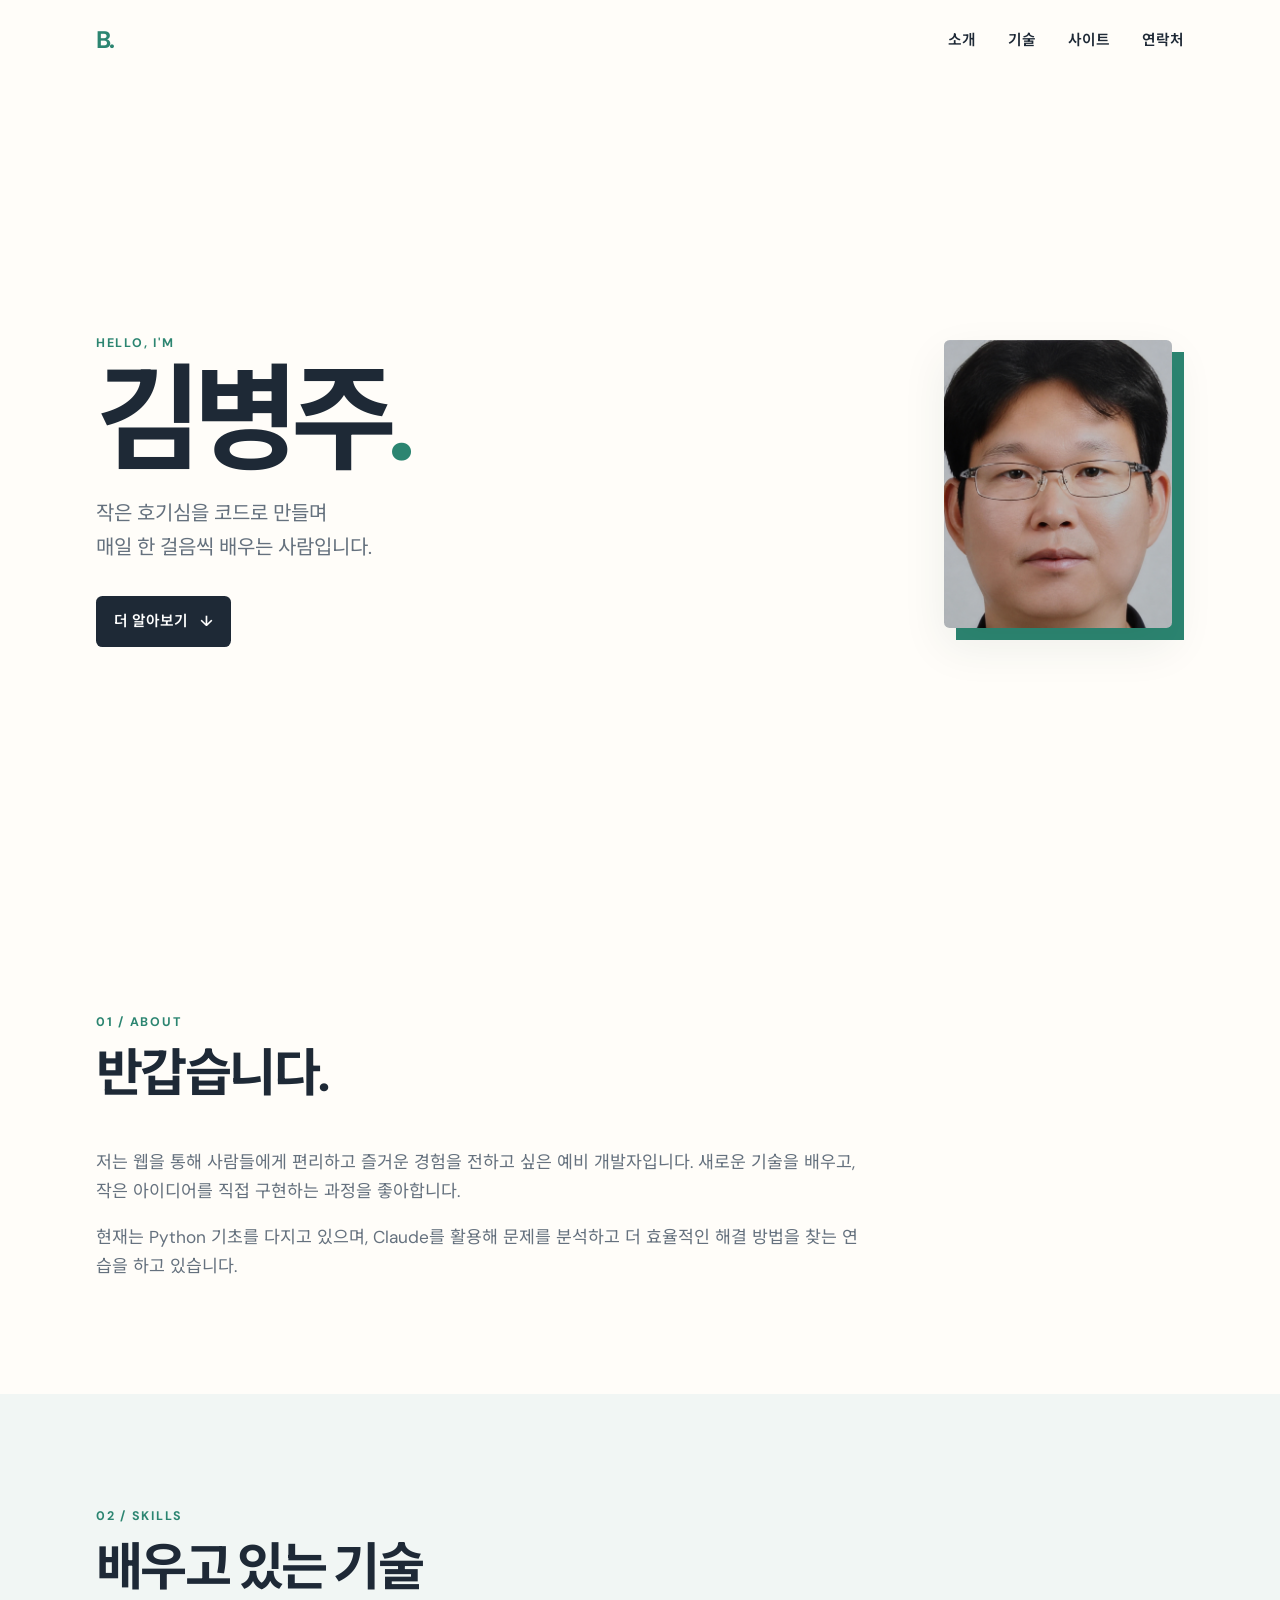
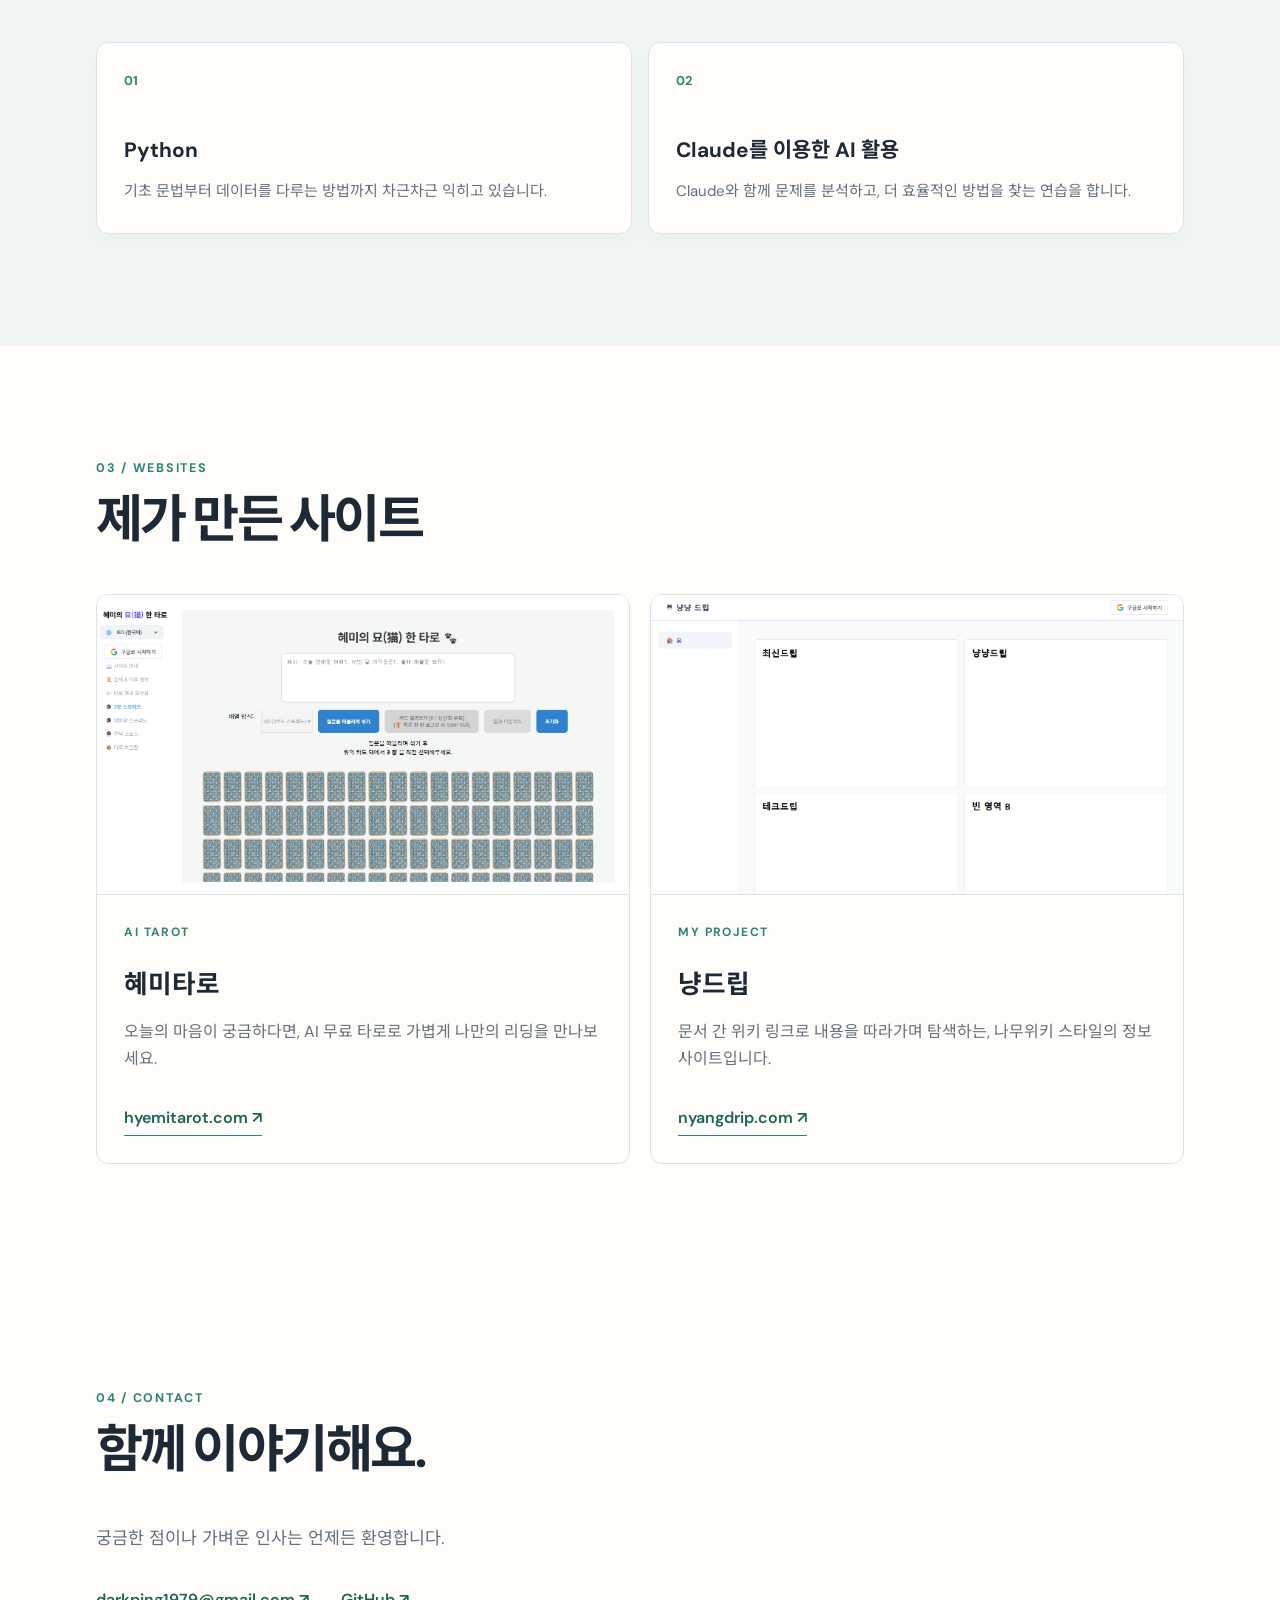
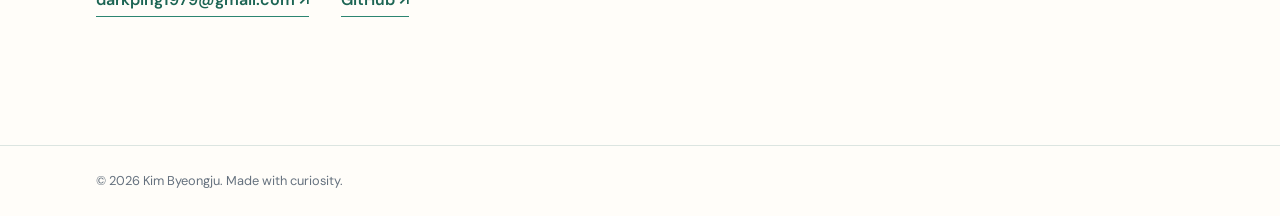
<file: index.html>
<!doctype html>
<html lang="ko">
  <head>
    <meta charset="UTF-8" />
    <meta name="viewport" content="width=device-width, initial-scale=1.0" />
    <meta
      name="description"
      content="웹 개발을 공부하며 만든 간단한 자기소개 페이지입니다."
    />
    <title>나의 자기소개</title>
    <link rel="preconnect" href="https://fonts.googleapis.com" />
    <link rel="preconnect" href="https://fonts.gstatic.com" crossorigin />
    <link
      href="https://fonts.googleapis.com/css2?family=DM+Sans:wght@400;500;600;700&family=Noto+Sans+KR:wght@400;500;600;700&display=swap"
      rel="stylesheet"
    />
    <link rel="stylesheet" href="css/style.css" />
  </head>
  <body>
    <a class="skip-link" href="#main-content">본문으로 건너뛰기</a>

    <header class="site-header">
      <nav class="navigation container" aria-label="주요 메뉴">
        <a class="brand" href="#home" aria-label="첫 화면으로 이동">B.</a>
        <button
          class="menu-button"
          type="button"
          aria-expanded="false"
          aria-controls="nav-menu"
        >
          <span class="sr-only">메뉴 열기</span>
          <span></span><span></span><span></span>
        </button>
        <ul class="nav-menu" id="nav-menu">
          <li><a href="#about">소개</a></li>
          <li><a href="#skills">기술</a></li>
          <li><a href="#sites">사이트</a></li>
          <li><a href="#contact">연락처</a></li>
        </ul>
      </nav>
    </header>

    <main id="main-content">
      <section class="hero container" id="home" aria-labelledby="hero-title">
        <div class="hero-copy">
          <p class="eyebrow">HELLO, I'M</p>
          <h1 id="hero-title">김병주<span class="accent">.</span></h1>
          <p class="hero-intro">
            작은 호기심을 코드로 만들며<br />
            매일 한 걸음씩 배우는 사람입니다.
          </p>
          <a class="button" href="#about">더 알아보기 <span aria-hidden="true">↓</span></a>
        </div>
        <figure class="avatar-wrap">
          <img class="avatar" src="assets/profile-photo.png" alt="김병주 프로필 사진" />
        </figure>
      </section>

      <section class="section container" id="about" aria-labelledby="about-title">
        <div class="section-heading">
          <p class="eyebrow">01 / ABOUT</p>
          <h2 id="about-title">반갑습니다.</h2>
        </div>
        <div class="about-content">
          <p>
            저는 웹을 통해 사람들에게 편리하고 즐거운 경험을 전하고 싶은
            예비 개발자입니다. 새로운 기술을 배우고, 작은 아이디어를 직접
            구현하는 과정을 좋아합니다.
          </p>
          <p>
            현재는 Python 기초를 다지고 있으며, Claude를 활용해 문제를
            분석하고 더 효율적인 해결 방법을 찾는 연습을 하고 있습니다.
          </p>
        </div>
      </section>

      <section class="section section-tint" id="skills" aria-labelledby="skills-title">
        <div class="container">
          <div class="section-heading">
            <p class="eyebrow">02 / SKILLS</p>
            <h2 id="skills-title">배우고 있는 기술</h2>
          </div>
          <div class="skill-grid">
            <article class="skill-card">
              <span class="skill-number">01</span>
              <h3>Python</h3>
              <p>기초 문법부터 데이터를 다루는 방법까지 차근차근 익히고 있습니다.</p>
            </article>
            <article class="skill-card">
              <span class="skill-number">02</span>
              <h3>Claude를 이용한 AI 활용</h3>
              <p>Claude와 함께 문제를 분석하고, 더 효율적인 방법을 찾는 연습을 합니다.</p>
            </article>
          </div>
        </div>
      </section>

      <section class="section container" id="sites" aria-labelledby="sites-title">
        <div class="section-heading">
          <p class="eyebrow">03 / WEBSITES</p>
          <h2 id="sites-title">제가 만든 사이트</h2>
        </div>
        <div class="site-grid">
          <article class="site-card">
            <a class="site-preview" href="https://hyemitarot.com" target="_blank" rel="noreferrer">
              <img src="assets/hyemitarot-preview.png" alt="혜미타로 사이트 화면 미리보기" />
            </a>
            <div class="site-copy">
              <p class="site-label">AI TAROT</p>
              <h3>혜미타로</h3>
              <p>
                오늘의 마음이 궁금하다면, AI 무료 타로로 가볍게 나만의 리딩을
                만나보세요.
              </p>
              <a href="https://hyemitarot.com" target="_blank" rel="noreferrer">
                hyemitarot.com <span aria-hidden="true">↗</span>
              </a>
            </div>
          </article>
          <article class="site-card">
            <a class="site-preview" href="https://nyangdrip.com" target="_blank" rel="noreferrer">
              <img src="assets/nyangdrip-preview.png" alt="냥드립 사이트 화면 미리보기" />
            </a>
            <div class="site-copy">
              <p class="site-label">MY PROJECT</p>
              <h3>냥드립</h3>
              <p>
                문서 간 위키 링크로 내용을 따라가며 탐색하는, 나무위키 스타일의
                정보 사이트입니다.
              </p>
              <a href="https://nyangdrip.com" target="_blank" rel="noreferrer">
                nyangdrip.com <span aria-hidden="true">↗</span>
              </a>
            </div>
          </article>
        </div>
      </section>

      <section class="section contact container" id="contact" aria-labelledby="contact-title">
        <div class="section-heading">
          <p class="eyebrow">04 / CONTACT</p>
          <h2 id="contact-title">함께 이야기해요.</h2>
        </div>
        <p class="contact-intro">궁금한 점이나 가벼운 인사는 언제든 환영합니다.</p>
        <div class="contact-links">
          <a
            href="https://mail.google.com/mail/?view=cm&amp;fs=1&amp;to=darkping1979@gmail.com"
            target="_blank"
            rel="noreferrer"
          >
            darkping1979@gmail.com <span aria-hidden="true">↗</span>
          </a>
          <a href="https://github.com/" target="_blank" rel="noreferrer">GitHub <span aria-hidden="true">↗</span></a>
        </div>
      </section>
    </main>

    <footer class="site-footer">
      <div class="container">
        <p>© <span id="current-year"></span> Kim Byeongju. Made with curiosity.</p>
      </div>
    </footer>

    <script src="js/script.js"></script>
  </body>
</html>
</file>
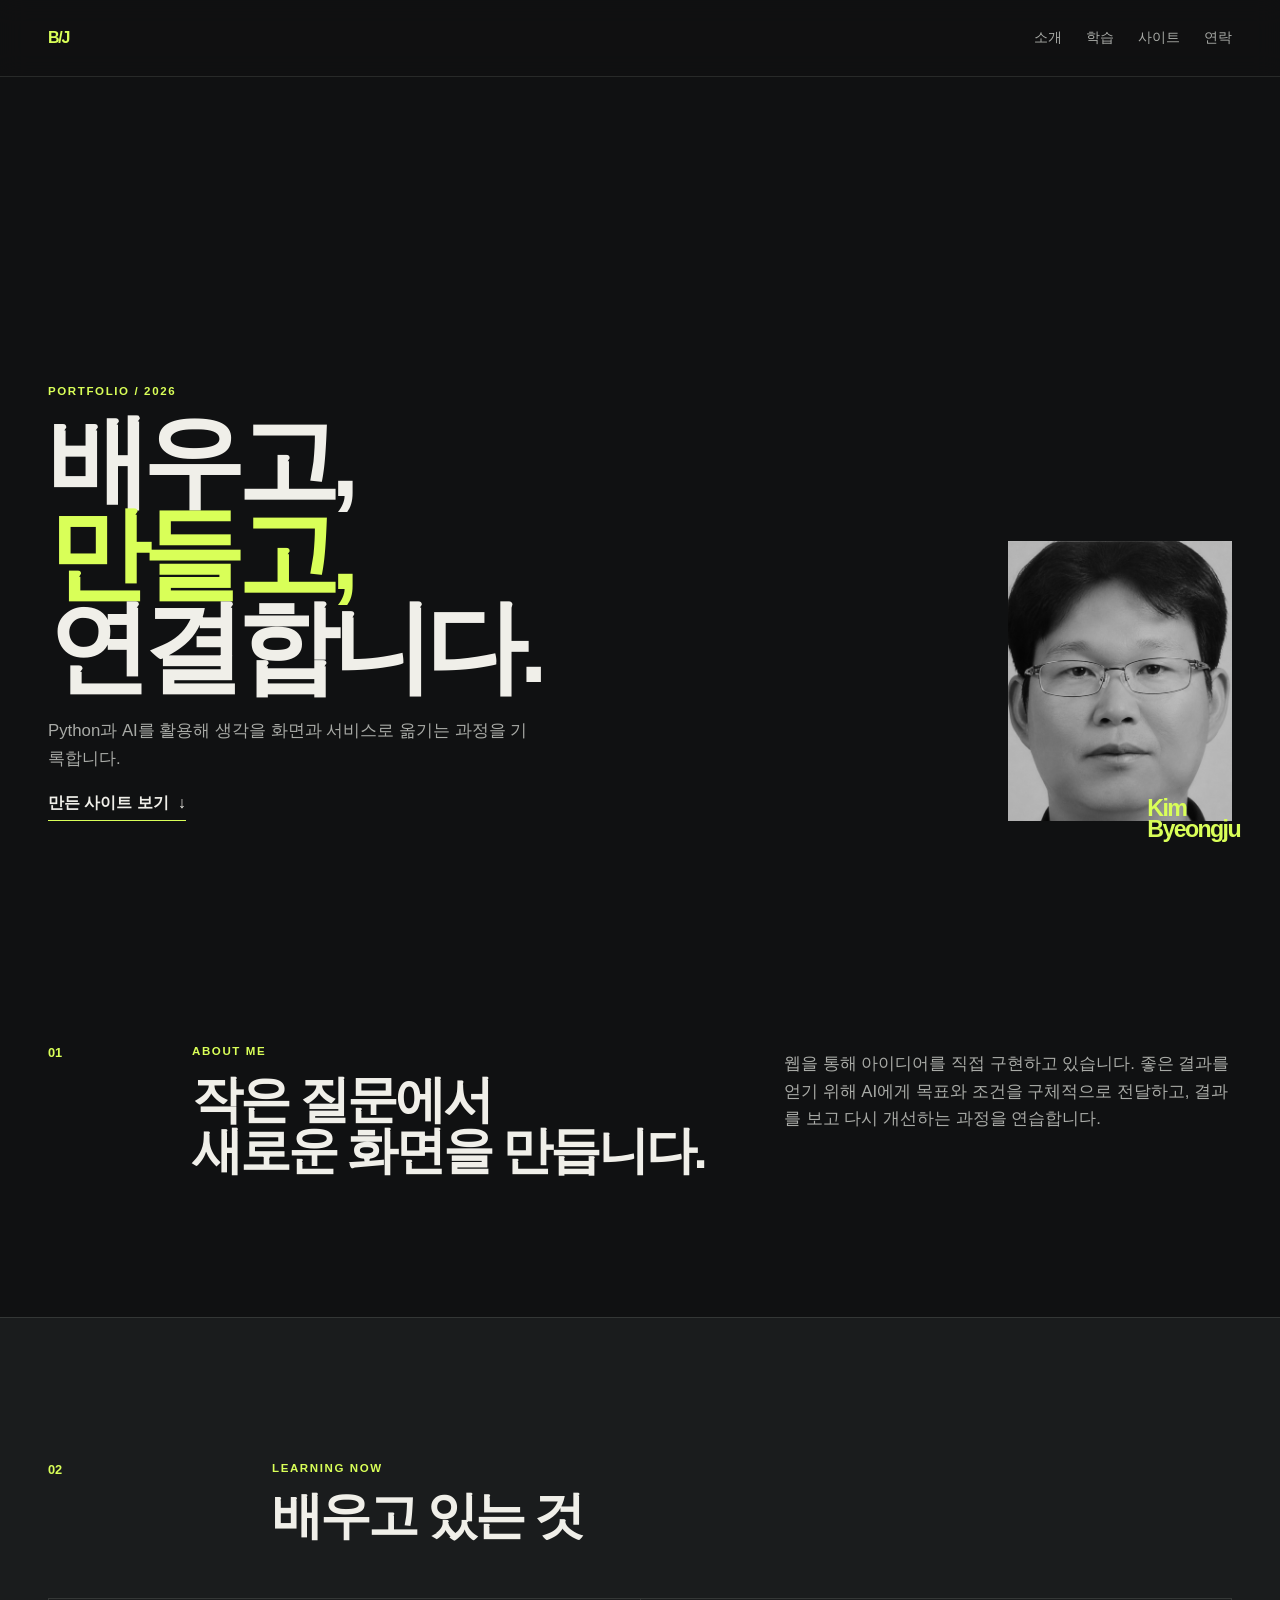
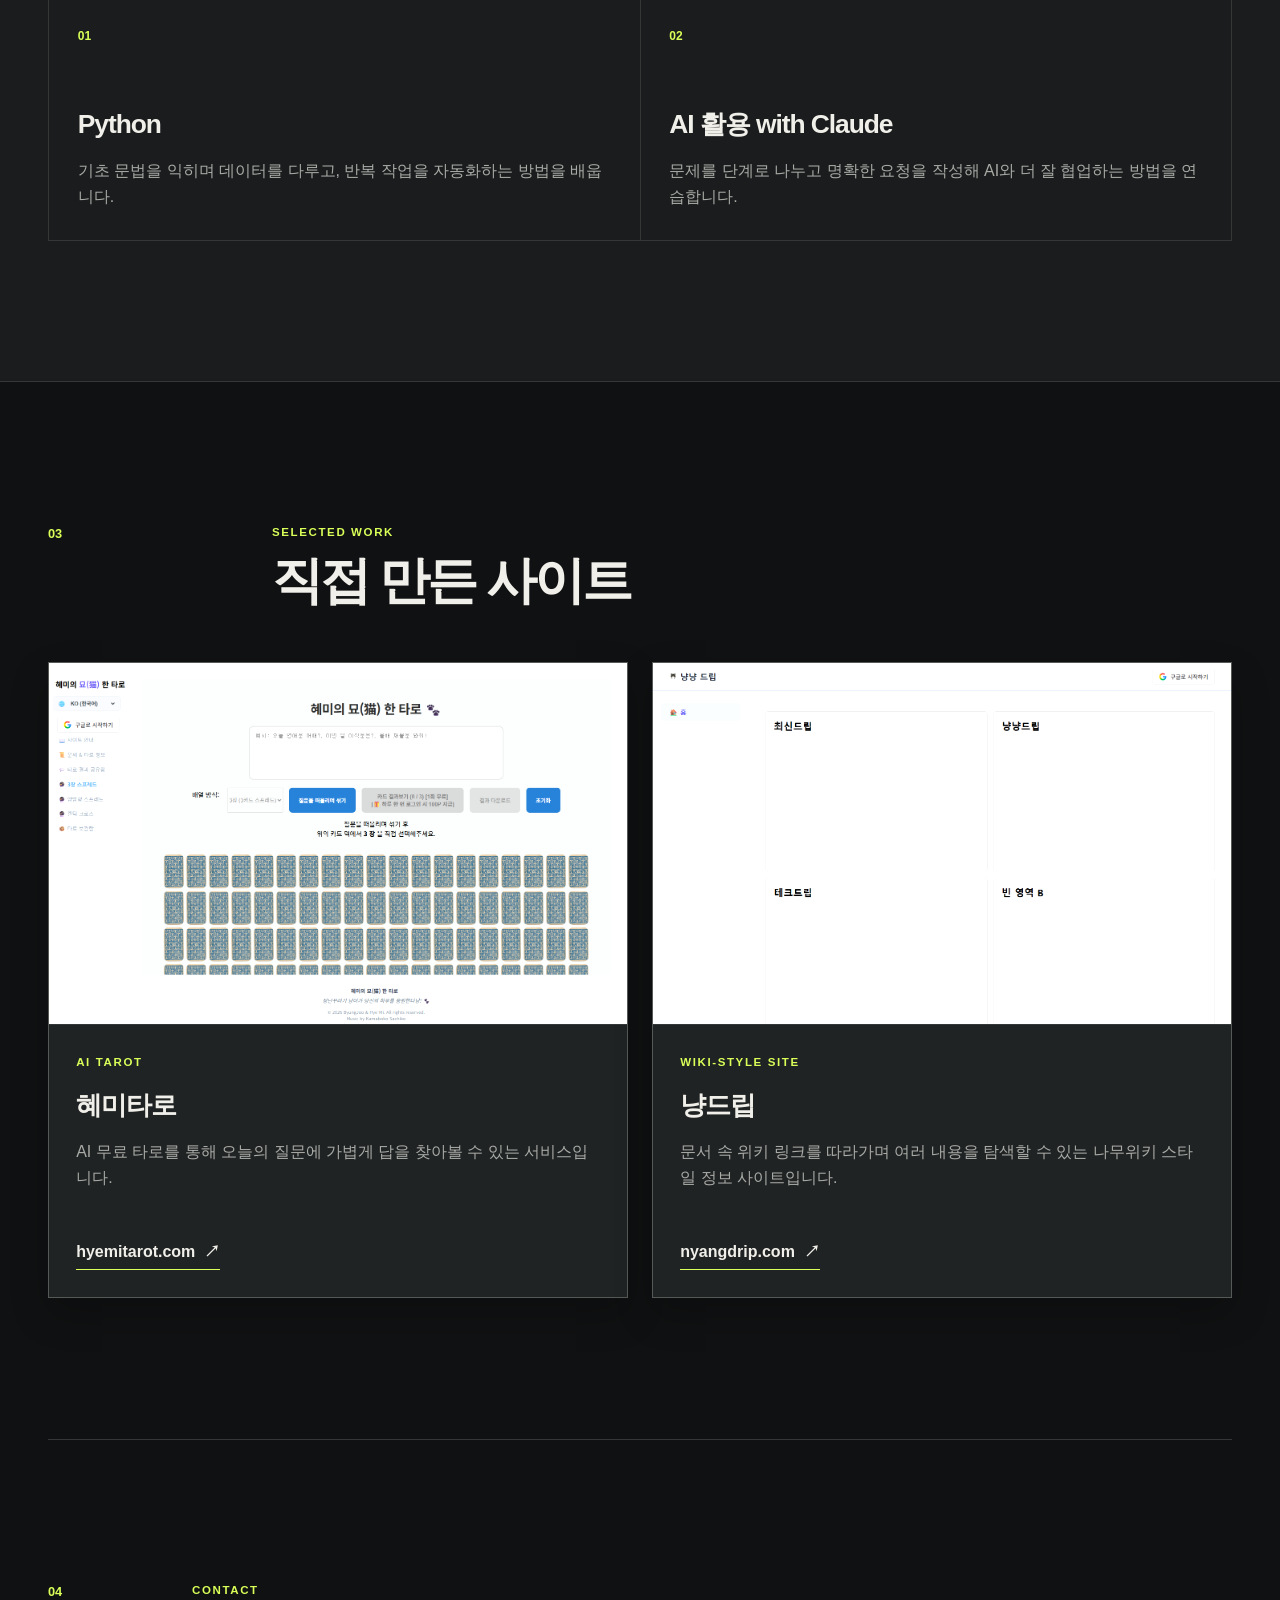
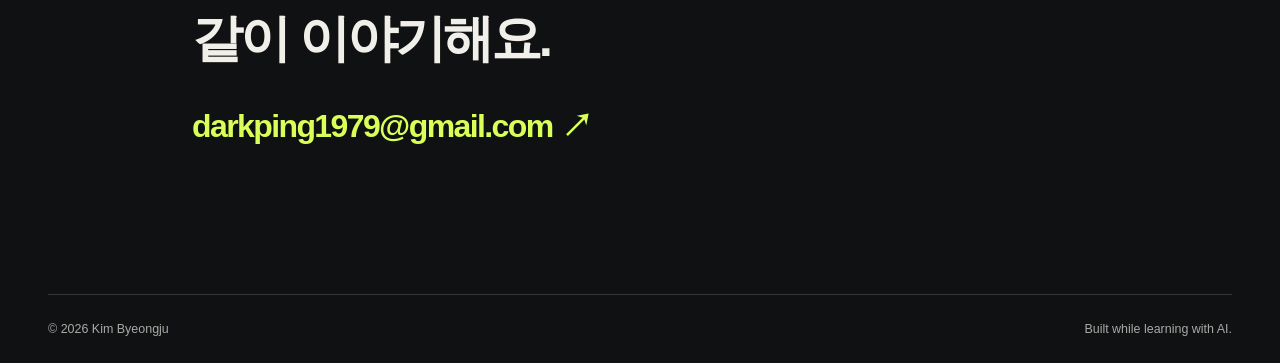
<file: portfolio-v2/index.html>
<!doctype html>
<html lang="ko">
  <head>
    <meta charset="UTF-8" />
    <meta name="viewport" content="width=device-width, initial-scale=1.0" />
    <meta
      name="description"
      content="김병주의 Python과 AI 활용 학습 포트폴리오입니다."
    />
    <title>김병주 | Portfolio</title>
    <link rel="stylesheet" href="css/style.css" />
  </head>
  <body>
    <!-- 키보드 사용자도 메뉴를 건너뛰고 본문으로 바로 이동할 수 있습니다. -->
    <a class="skip-link" href="#main-content">본문으로 건너뛰기</a>

    <header class="site-header">
      <nav class="nav container" aria-label="주요 메뉴">
        <a class="logo" href="#home">B/J</a>
        <button class="menu-button" type="button" aria-controls="menu" aria-expanded="false">
          <span class="sr-only">메뉴 열기</span>
          <span></span><span></span>
        </button>
        <!-- href의 #about처럼 # 뒤에 쓰인 이름은 아래 section의 id와 연결됩니다. -->
        <ul class="menu" id="menu">
          <li><a href="#about">소개</a></li>
          <li><a href="#skills">학습</a></li>
          <li><a href="#work">사이트</a></li>
          <li><a href="#contact">연락</a></li>
        </ul>
      </nav>
    </header>

    <main id="main-content">
      <!-- 첫 화면: 짧은 자기소개와 사진으로 포트폴리오의 주제를 전달합니다. -->
      <section class="hero container" id="home" aria-labelledby="hero-title">
        <div class="hero-copy">
          <p class="kicker">PORTFOLIO / 2026</p>
          <h1 id="hero-title">배우고,<br /><em>만들고,</em><br />연결합니다.</h1>
          <p class="hero-description">
            Python과 AI를 활용해 생각을 화면과 서비스로 옮기는 과정을 기록합니다.
          </p>
          <a class="text-link" href="#work">만든 사이트 보기 <span aria-hidden="true">↓</span></a>
        </div>
        <div class="portrait-frame">
          <img src="../assets/profile-photo.png" alt="김병주 프로필 사진" />
          <p>Kim<br />Byeongju</p>
        </div>
      </section>

      <section class="about section container" id="about" aria-labelledby="about-title">
        <p class="section-number">01</p>
        <div>
          <p class="kicker">ABOUT ME</p>
          <h2 id="about-title">작은 질문에서<br />새로운 화면을 만듭니다.</h2>
        </div>
        <p class="body-copy">
          웹을 통해 아이디어를 직접 구현하고 있습니다. 좋은 결과를 얻기 위해 AI에게
          목표와 조건을 구체적으로 전달하고, 결과를 보고 다시 개선하는 과정을
          연습합니다.
        </p>
      </section>

      <!-- 학습 항목은 나중에 article 하나를 복사해서 쉽게 추가할 수 있습니다. -->
      <section class="section skills-section" id="skills" aria-labelledby="skills-title">
        <div class="container">
          <div class="section-intro">
            <p class="section-number">02</p>
            <div>
              <p class="kicker">LEARNING NOW</p>
              <h2 id="skills-title">배우고 있는 것</h2>
            </div>
          </div>
          <div class="skills-grid">
            <article class="skill-item">
              <span>01</span>
              <h3>Python</h3>
              <p>기초 문법을 익히며 데이터를 다루고, 반복 작업을 자동화하는 방법을 배웁니다.</p>
            </article>
            <article class="skill-item">
              <span>02</span>
              <h3>AI 활용 with Claude</h3>
              <p>문제를 단계로 나누고 명확한 요청을 작성해 AI와 더 잘 협업하는 방법을 연습합니다.</p>
            </article>
          </div>
        </div>
      </section>

      <!-- 프로젝트 카드는 실제 사이트 캡처를 보여 주고, 클릭하면 새 탭에서 열립니다. -->
      <section class="section container" id="work" aria-labelledby="work-title">
        <div class="section-intro">
          <p class="section-number">03</p>
          <div>
            <p class="kicker">SELECTED WORK</p>
            <h2 id="work-title">직접 만든 사이트</h2>
          </div>
        </div>
        <div class="project-list">
          <article class="project-card">
            <a class="project-preview" href="https://hyemitarot.com" target="_blank" rel="noreferrer">
              <img src="../assets/hyemitarot-preview.png" alt="혜미타로 사이트 화면 미리보기" />
            </a>
            <div class="project-copy">
              <p class="kicker">AI TAROT</p>
              <h3>혜미타로</h3>
              <p>AI 무료 타로를 통해 오늘의 질문에 가볍게 답을 찾아볼 수 있는 서비스입니다.</p>
              <a class="text-link" href="https://hyemitarot.com" target="_blank" rel="noreferrer">
                hyemitarot.com <span aria-hidden="true">↗</span>
              </a>
            </div>
          </article>
          <article class="project-card">
            <a class="project-preview" href="https://nyangdrip.com" target="_blank" rel="noreferrer">
              <img src="../assets/nyangdrip-preview.png" alt="냥드립 사이트 화면 미리보기" />
            </a>
            <div class="project-copy">
              <p class="kicker">WIKI-STYLE SITE</p>
              <h3>냥드립</h3>
              <p>문서 속 위키 링크를 따라가며 여러 내용을 탐색할 수 있는 나무위키 스타일 정보 사이트입니다.</p>
              <a class="text-link" href="https://nyangdrip.com" target="_blank" rel="noreferrer">
                nyangdrip.com <span aria-hidden="true">↗</span>
              </a>
            </div>
          </article>
        </div>
      </section>

      <section class="contact section container" id="contact" aria-labelledby="contact-title">
        <p class="section-number">04</p>
        <div>
          <p class="kicker">CONTACT</p>
          <h2 id="contact-title">같이 이야기해요.</h2>
          <a class="email-link" href="https://mail.google.com/mail/?view=cm&amp;fs=1&amp;to=darkping1979@gmail.com" target="_blank" rel="noreferrer">
            darkping1979@gmail.com <span aria-hidden="true">↗</span>
          </a>
        </div>
      </section>
    </main>

    <footer class="footer container">
      <p>© <span id="year"></span> Kim Byeongju</p>
      <p>Built while learning with AI.</p>
    </footer>

    <script src="js/script.js"></script>
  </body>
</html>
</file>
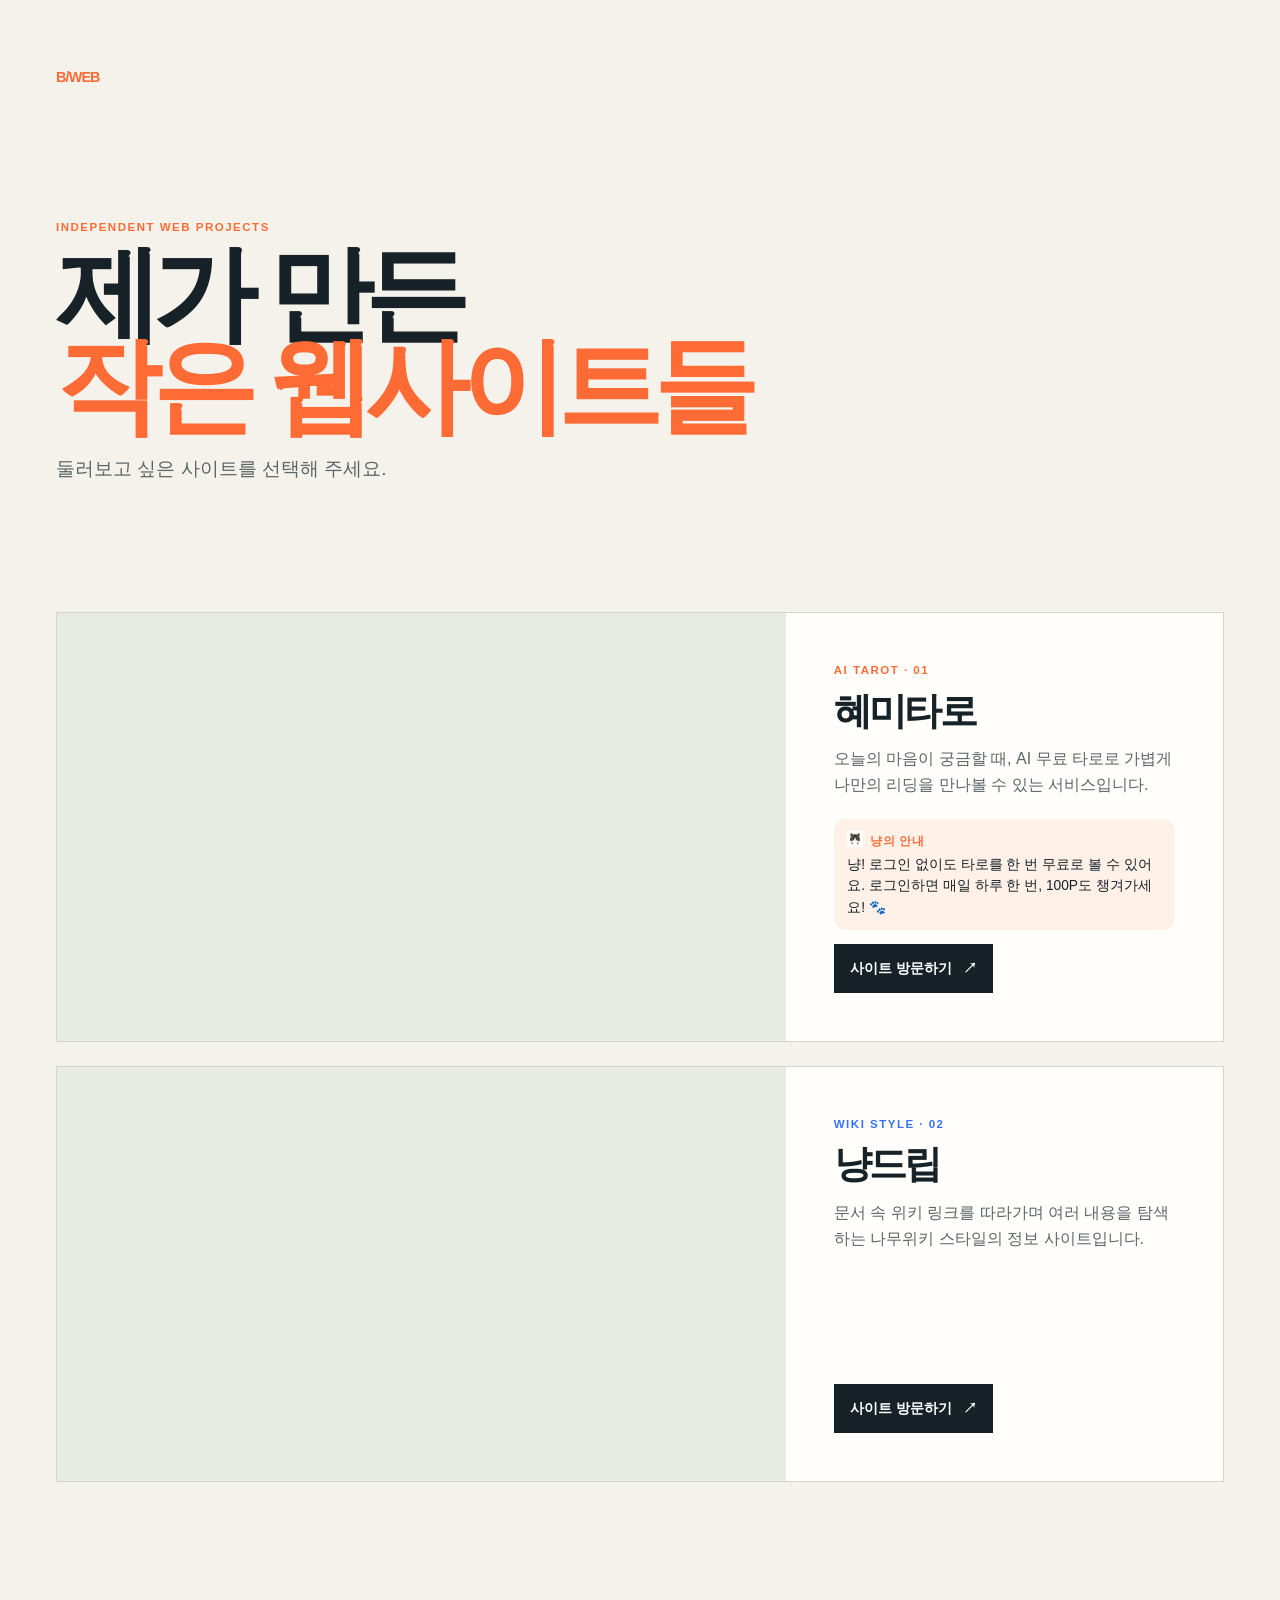
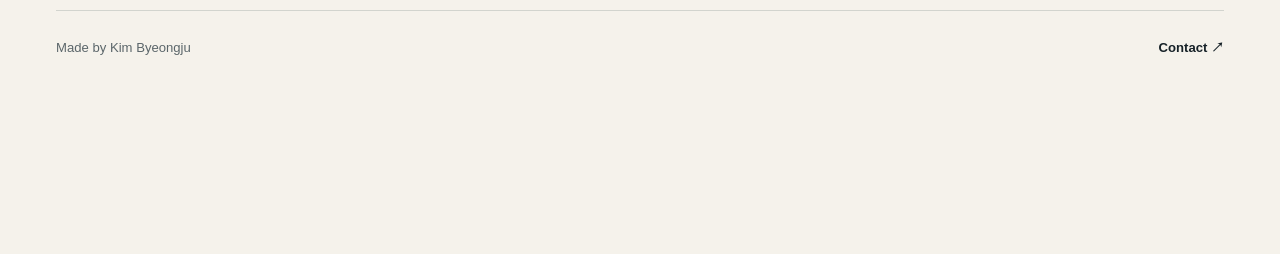
<file: site-card/index.html>
<!doctype html>
<html lang="ko">
  <head>
    <meta charset="UTF-8" />
    <meta name="viewport" content="width=device-width, initial-scale=1.0" />
    <meta name="description" content="김병주가 만든 웹사이트를 소개하는 링크 페이지입니다." />
    <title>김병주의 웹사이트 모음</title>
    <link rel="stylesheet" href="css/style.css" />
  </head>
  <body>
    <!-- 키보드로 이용할 때 메뉴를 건너뛰고 사이트 카드로 바로 이동할 수 있습니다. -->
    <a class="skip-link" href="#sites">사이트 목록으로 건너뛰기</a>

    <main class="page-shell">
      <header class="hero">
        <a class="brand" href="#top" aria-label="첫 화면으로 이동">B/WEB</a>
        <p class="eyebrow">INDEPENDENT WEB PROJECTS</p>
        <h1 id="top">제가 만든<br /><span>작은 웹사이트들</span></h1>
        <p class="intro">둘러보고 싶은 사이트를 선택해 주세요.</p>
      </header>

      <!-- 새로운 사이트를 추가할 때는 아래 article.site-card 하나를 복사하면 됩니다. -->
      <section class="site-list" id="sites" aria-label="만든 사이트 목록">
        <article class="site-card tarot-card">
          <!-- 모바일에서는 긴 미리보기보다 먼저 방문할 수 있도록 위쪽에만 보이는 버튼입니다. -->
          <a class="visit-button mobile-visit" href="https://hyemitarot.com" target="_blank" rel="noreferrer">
            사이트 방문하기 <span aria-hidden="true">↗</span>
          </a>
          <a class="site-image" href="https://hyemitarot.com" target="_blank" rel="noreferrer">
            <!-- picture의 source는 화면이 48rem 이하일 때 모바일 캡처를 선택합니다. -->
            <picture>
              <source media="(max-width: 48rem)" srcset="../assets/hyemitarot-mobile-preview.png" />
              <img src="../assets/hyemitarot-preview.png" alt="혜미타로 사이트 화면 미리보기" />
            </picture>
          </a>
          <div class="site-content">
            <p class="site-type">AI TAROT · 01</p>
            <h2>혜미타로</h2>
            <p>
              오늘의 마음이 궁금할 때, AI 무료 타로로 가볍게 나만의 리딩을 만나볼 수 있는 서비스입니다.
            </p>
            <!-- 이용 혜택은 일반 설명과 구분해 고양이의 안내 말풍선으로 보여 줍니다. -->
            <p class="cat-message">
              <span><img class="cat-icon" src="../assets/nyangdrip-favicon.ico" alt="" /> 냥의 안내</span>
              냥! 로그인 없이도 타로를 한 번 무료로 볼 수 있어요. 로그인하면 매일 하루 한 번, 100P도 챙겨가세요! 🐾
            </p>
            <a class="visit-button" href="https://hyemitarot.com" target="_blank" rel="noreferrer">
              사이트 방문하기 <span aria-hidden="true">↗</span>
            </a>
          </div>
        </article>

        <article class="site-card wiki-card">
          <a class="visit-button mobile-visit" href="https://nyangdrip.com" target="_blank" rel="noreferrer">
            사이트 방문하기 <span aria-hidden="true">↗</span>
          </a>
          <a class="site-image" href="https://nyangdrip.com" target="_blank" rel="noreferrer">
            <!-- PC와 모바일에서 각 화면에 맞는 사이트 미리보기를 보여 줍니다. -->
            <picture>
              <source media="(max-width: 48rem)" srcset="../assets/nyangdrip-mobile-preview.png" />
              <img src="../assets/nyangdrip-preview.png" alt="냥드립 사이트 화면 미리보기" />
            </picture>
          </a>
          <div class="site-content">
            <p class="site-type">WIKI STYLE · 02</p>
            <h2>냥드립</h2>
            <p>
              문서 속 위키 링크를 따라가며 여러 내용을 탐색하는 나무위키 스타일의 정보 사이트입니다.
            </p>
            <a class="visit-button" href="https://nyangdrip.com" target="_blank" rel="noreferrer">
              사이트 방문하기 <span aria-hidden="true">↗</span>
            </a>
          </div>
        </article>
      </section>

      <footer class="footer">
        <p>Made by Kim Byeongju</p>
        <a href="https://mail.google.com/mail/?view=cm&amp;fs=1&amp;to=darkping1979@gmail.com" target="_blank" rel="noreferrer">
          Contact <span aria-hidden="true">↗</span>
        </a>
      </footer>
    </main>
  </body>
</html>
</file>
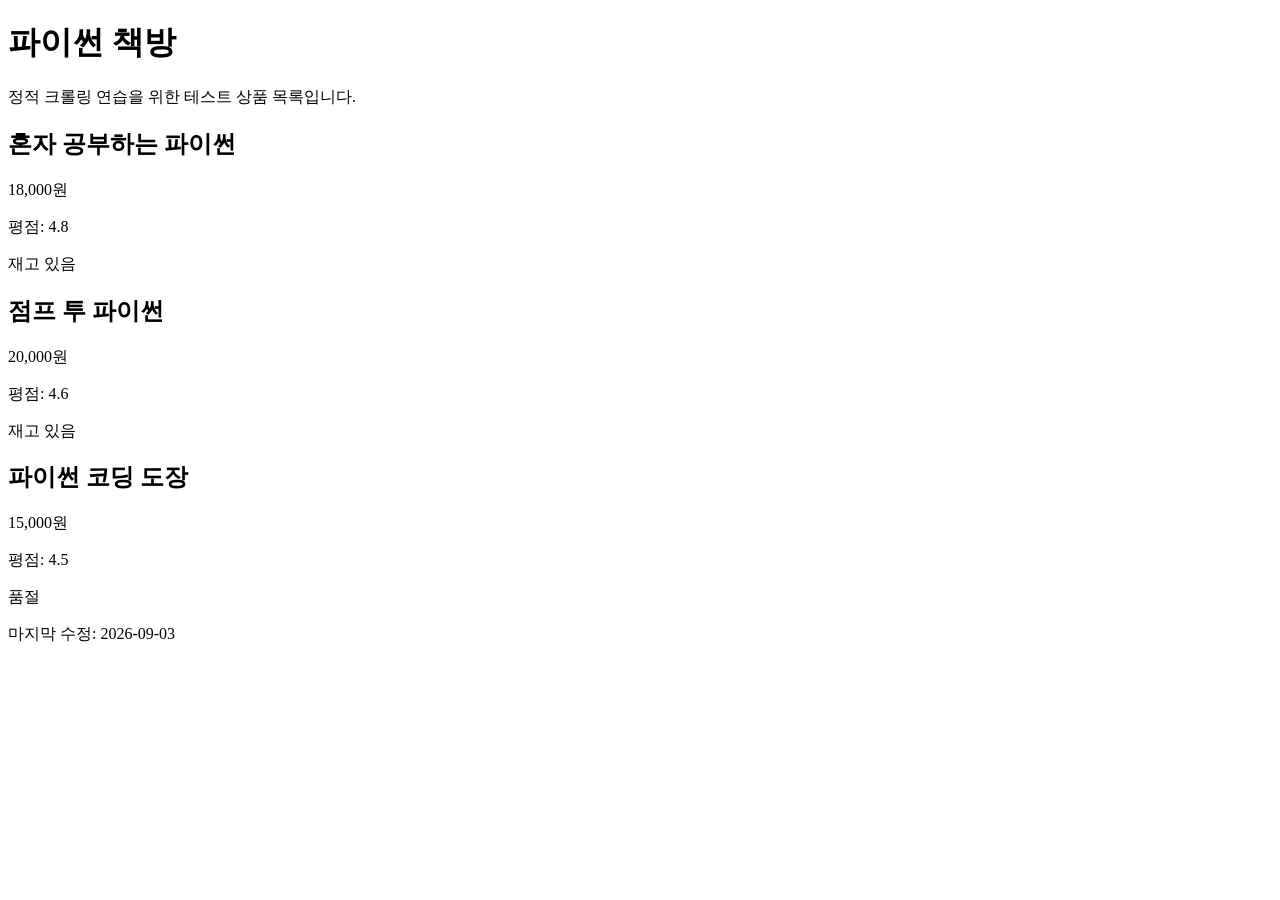
<file: practice_page.html>
<!DOCTYPE html>
<html lang="ko">
<head>
    <meta charset="UTF-8">
    <meta name="viewport" content="width=device-width, initial-scale=1.0">
    <title>정적 크롤링 연습 페이지</title>
</head>
<body>
    <!-- 페이지 전체 제목: h1 태그 선택 연습 -->
    <h1 id="page-title">파이썬 책방</h1>
    <p class="description">정적 크롤링 연습을 위한 테스트 상품 목록입니다.</p>

    <!-- 여러 상품을 article 태그로 묶었습니다. -->
    <section id="product-list">
        <article class="product" data-product-id="101">
            <h2 class="product-name">혼자 공부하는 파이썬</h2>
            <p class="price">18,000원</p>
            <p class="rating">평점: 4.8</p>
            <p class="stock in-stock">재고 있음</p>
        </article>

        <article class="product" data-product-id="102">
            <h2 class="product-name">점프 투 파이썬</h2>
            <p class="price">20,000원</p>
            <p class="rating">평점: 4.6</p>
            <p class="stock in-stock">재고 있음</p>
        </article>

        <article class="product" data-product-id="103">
            <h2 class="product-name">파이썬 코딩 도장</h2>
            <p class="price">15,000원</p>
            <p class="rating">평점: 4.5</p>
            <p class="stock sold-out">품절</p>
        </article>
    </section>

    <!-- footer 태그 선택 연습 -->
    <footer>
        <p class="updated-date">마지막 수정: 2026-09-03</p>
    </footer>
</body>
</html>
</file>
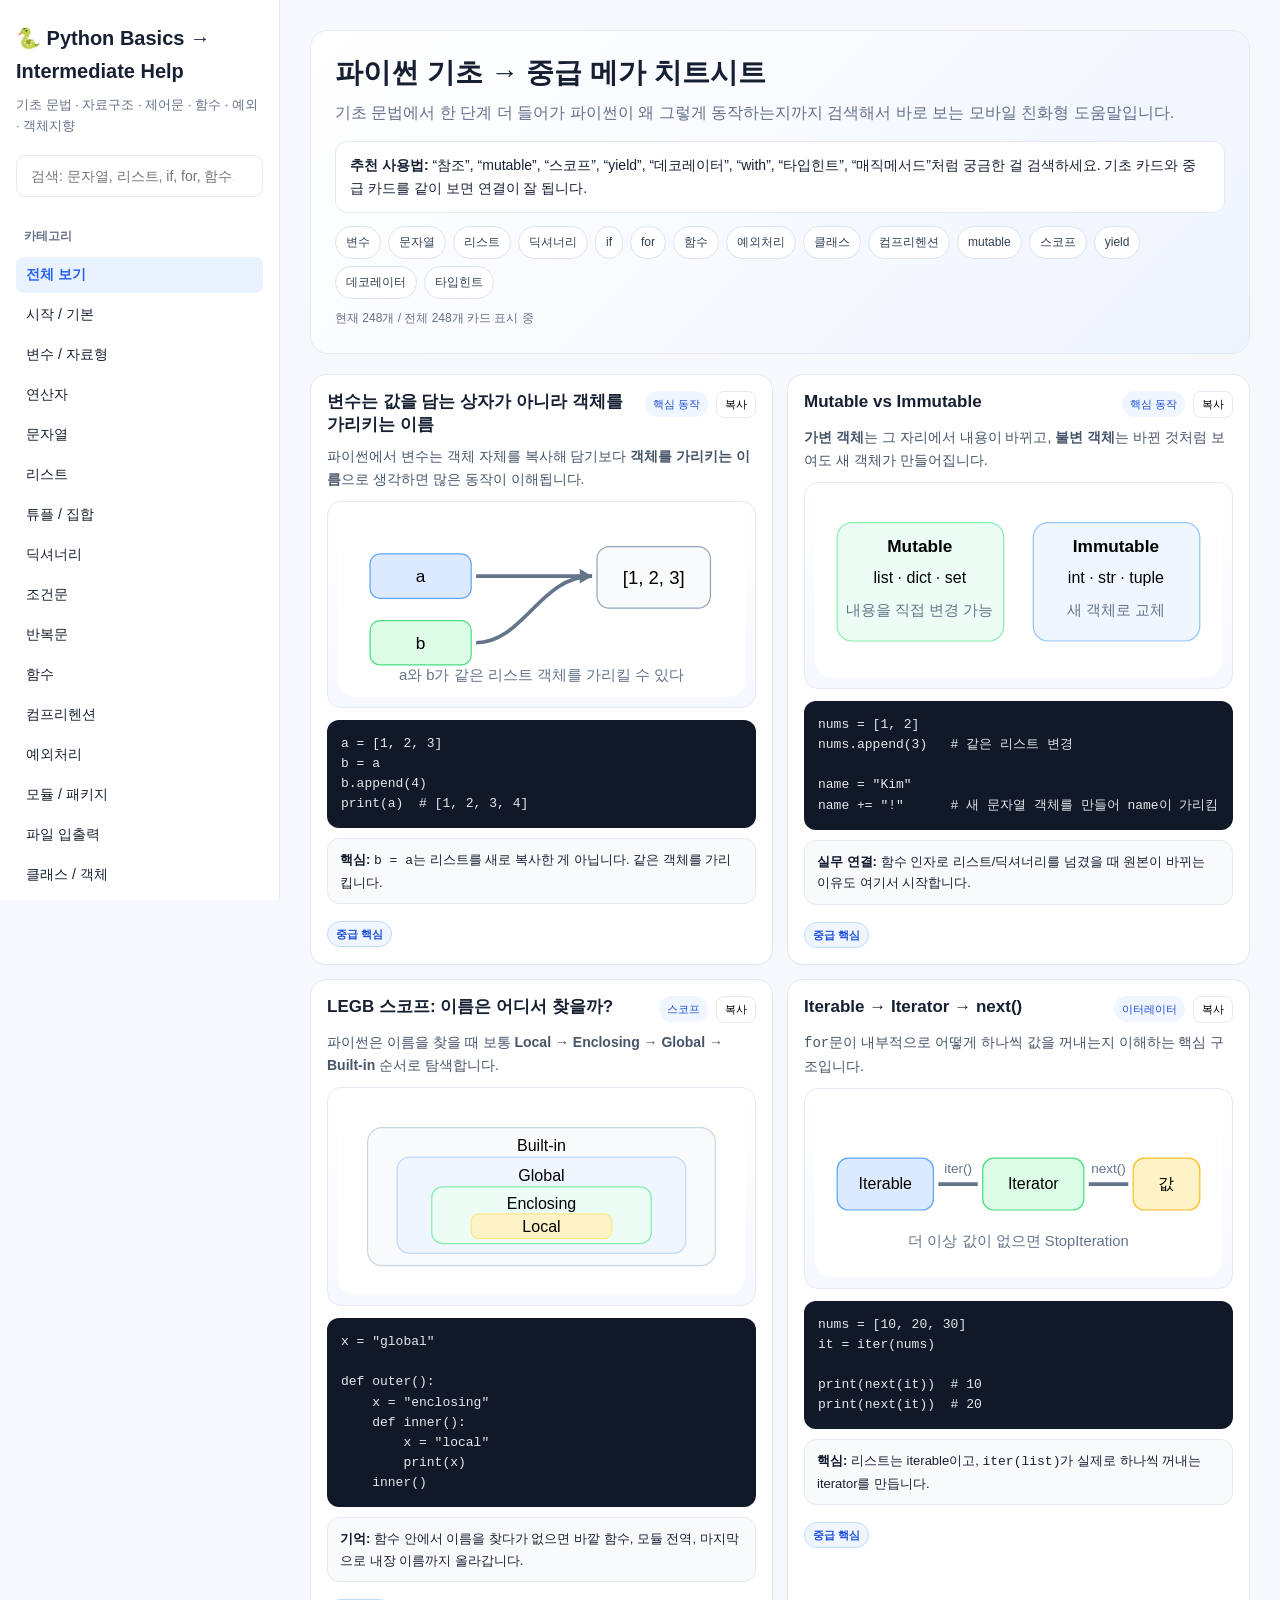
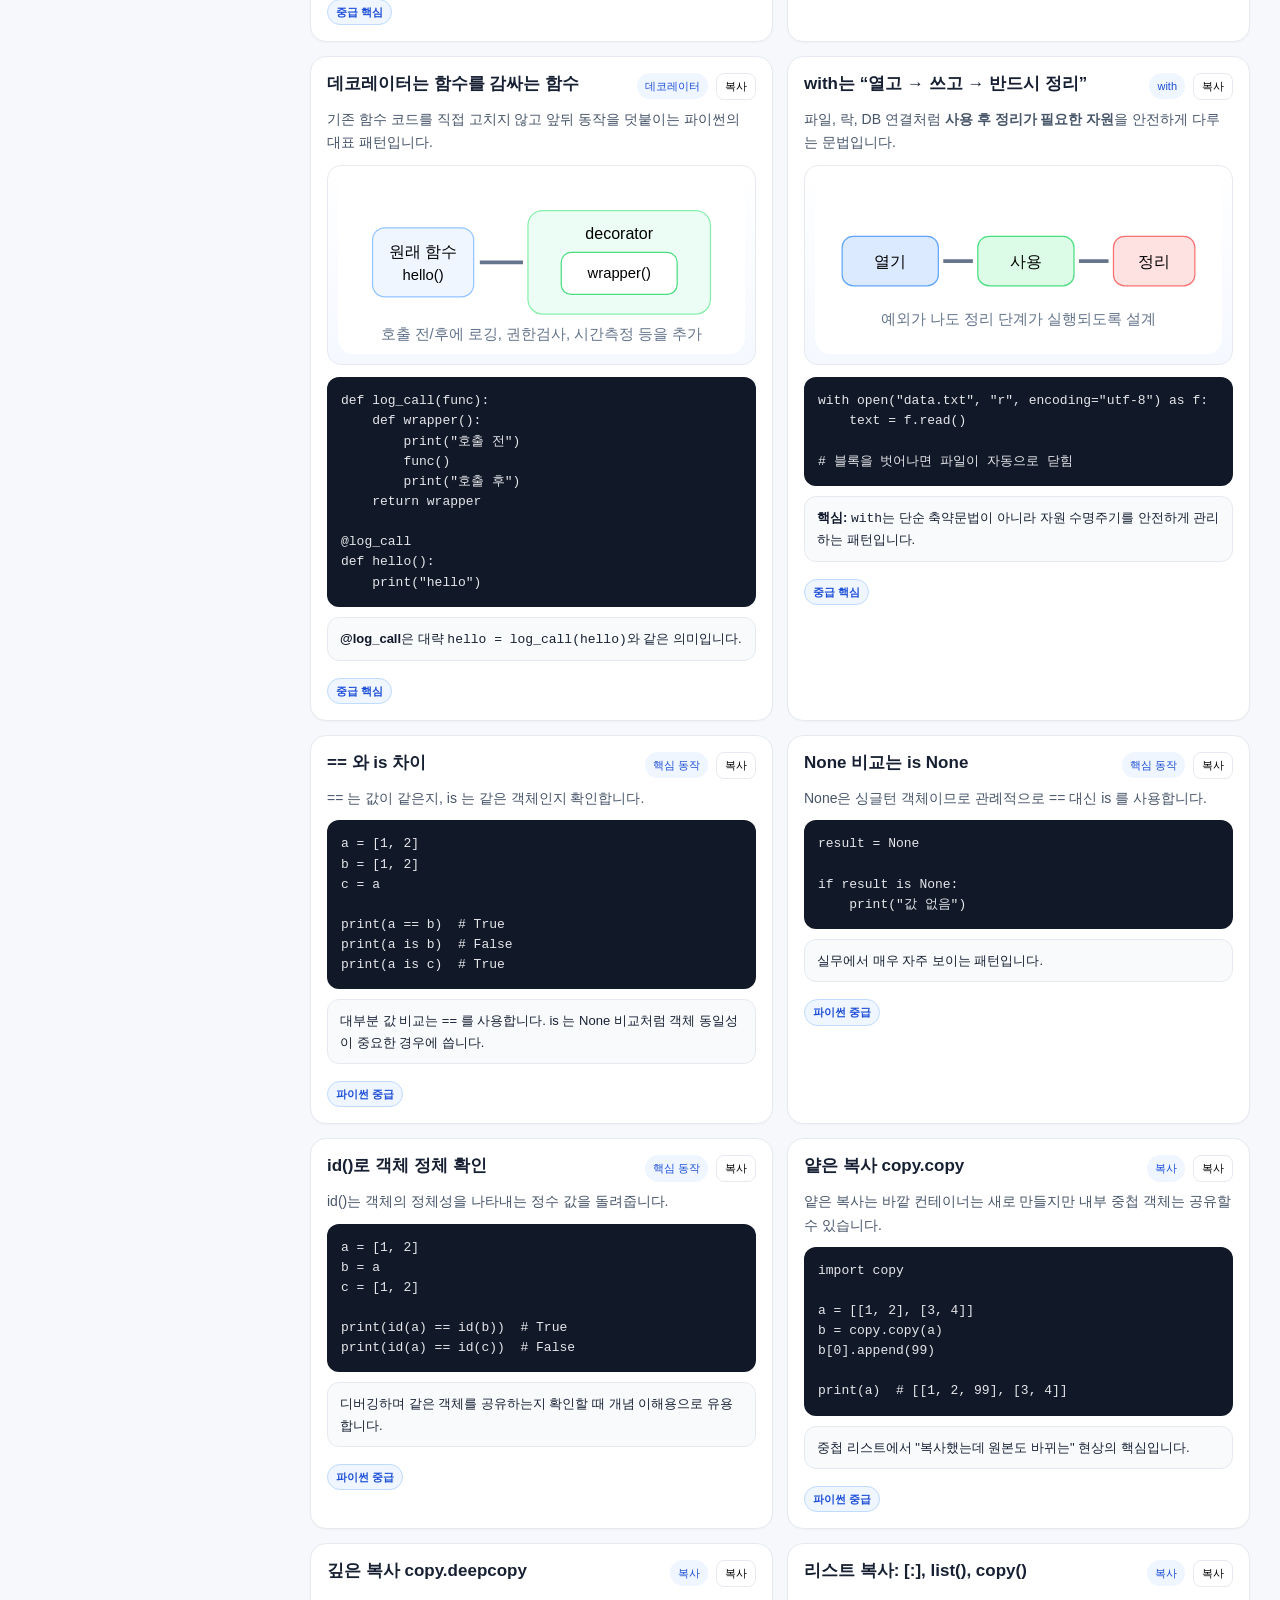
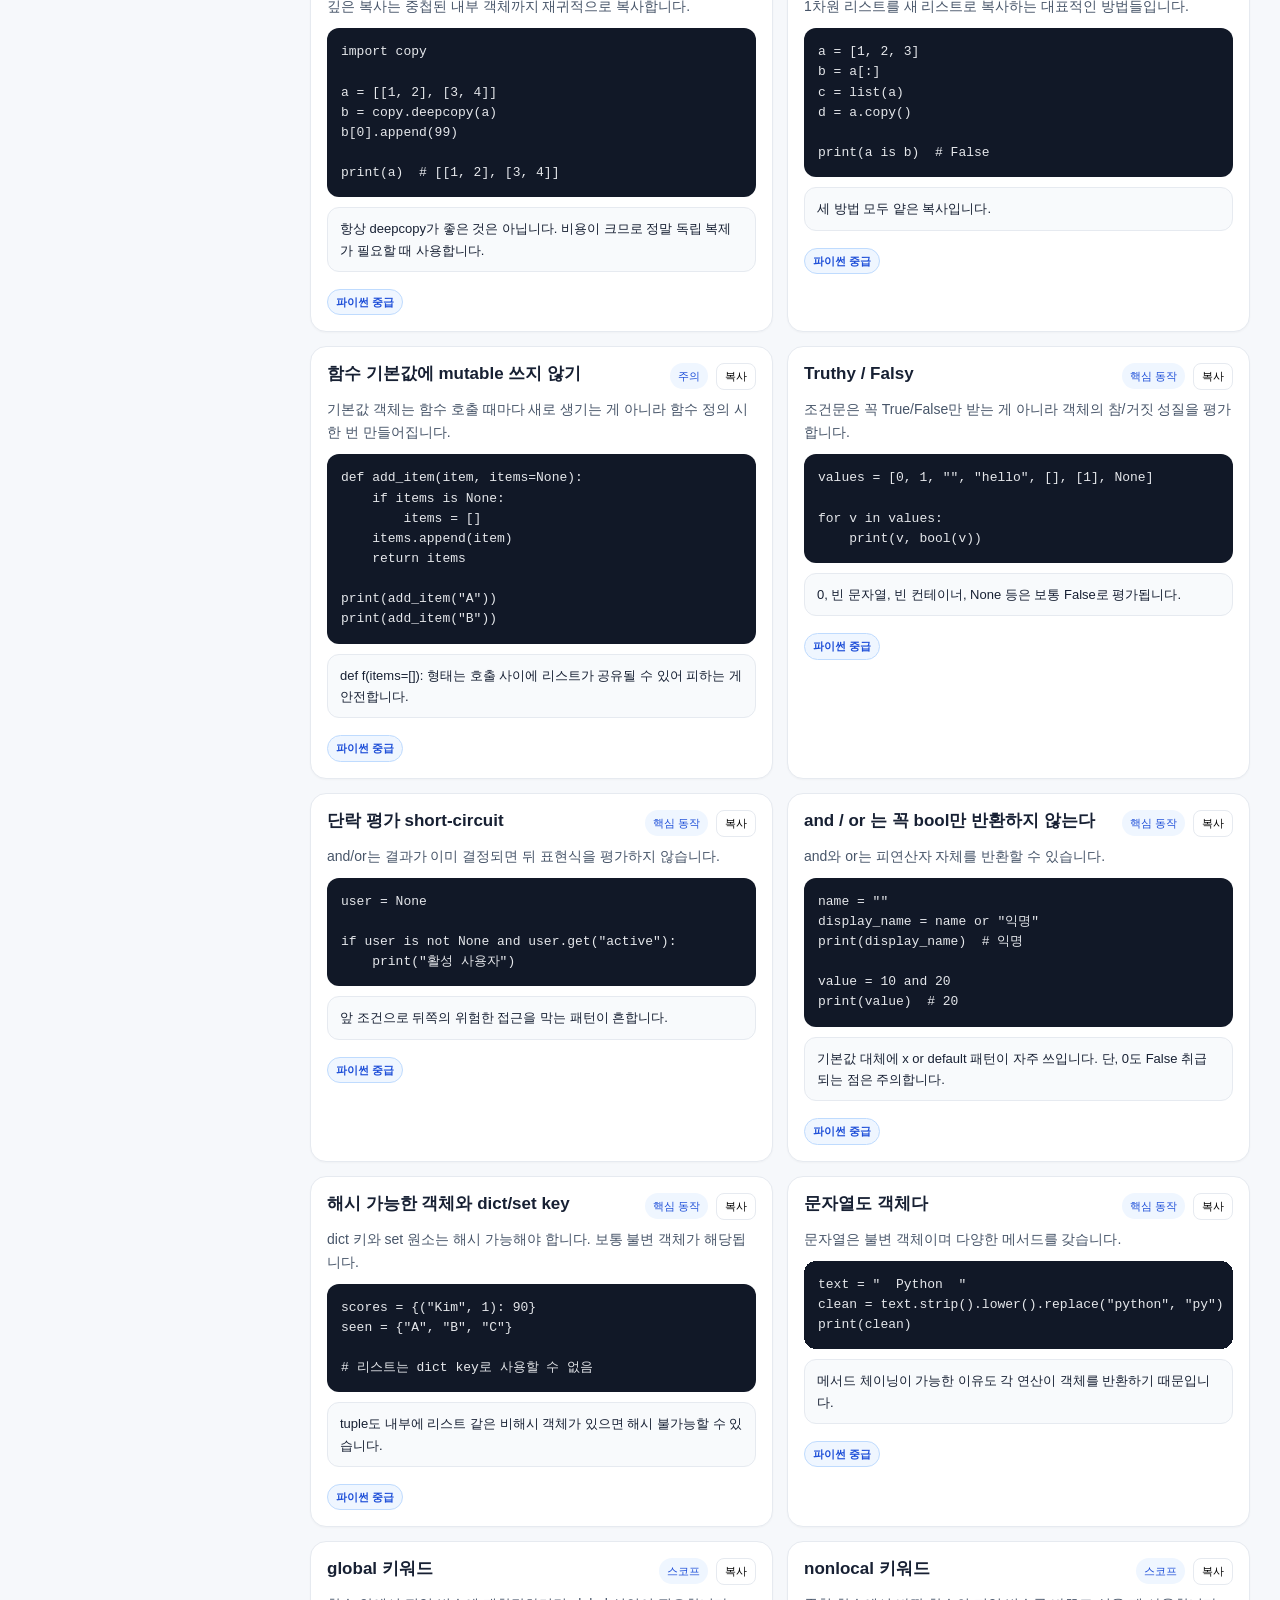
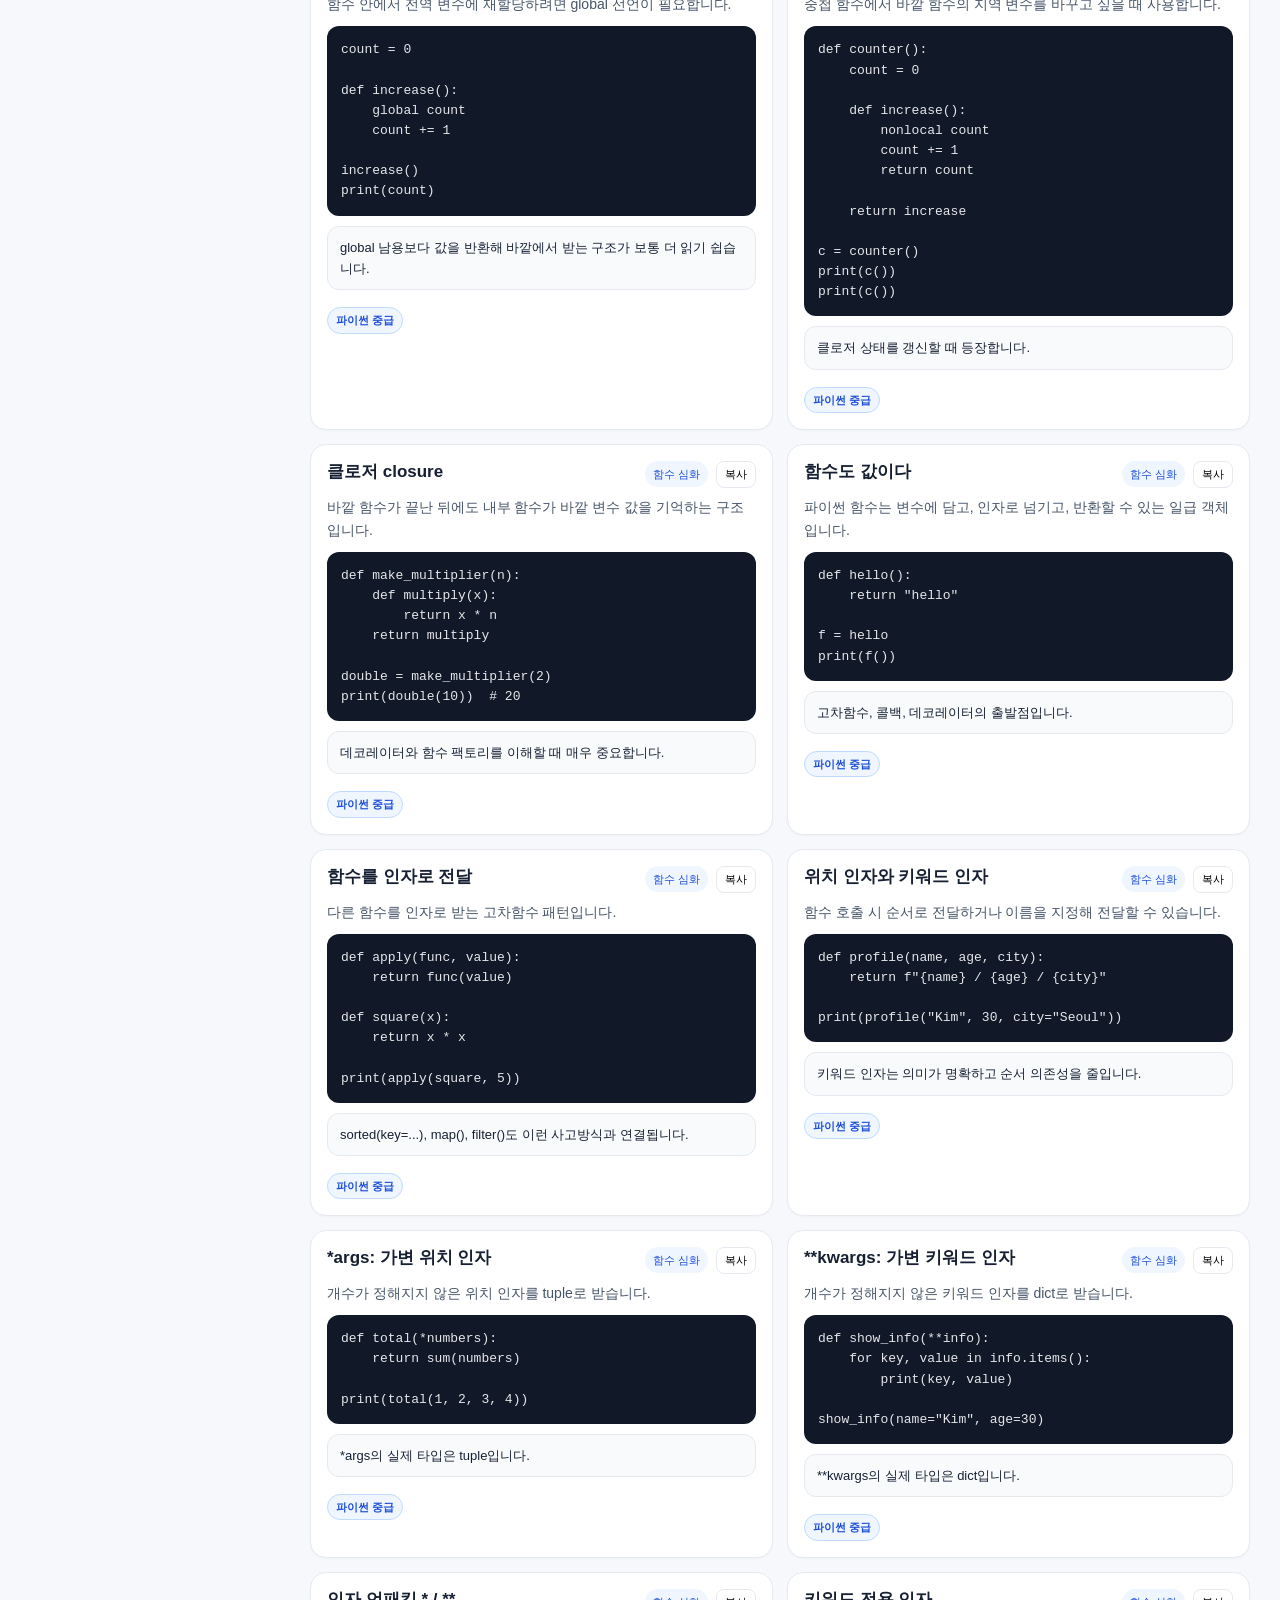
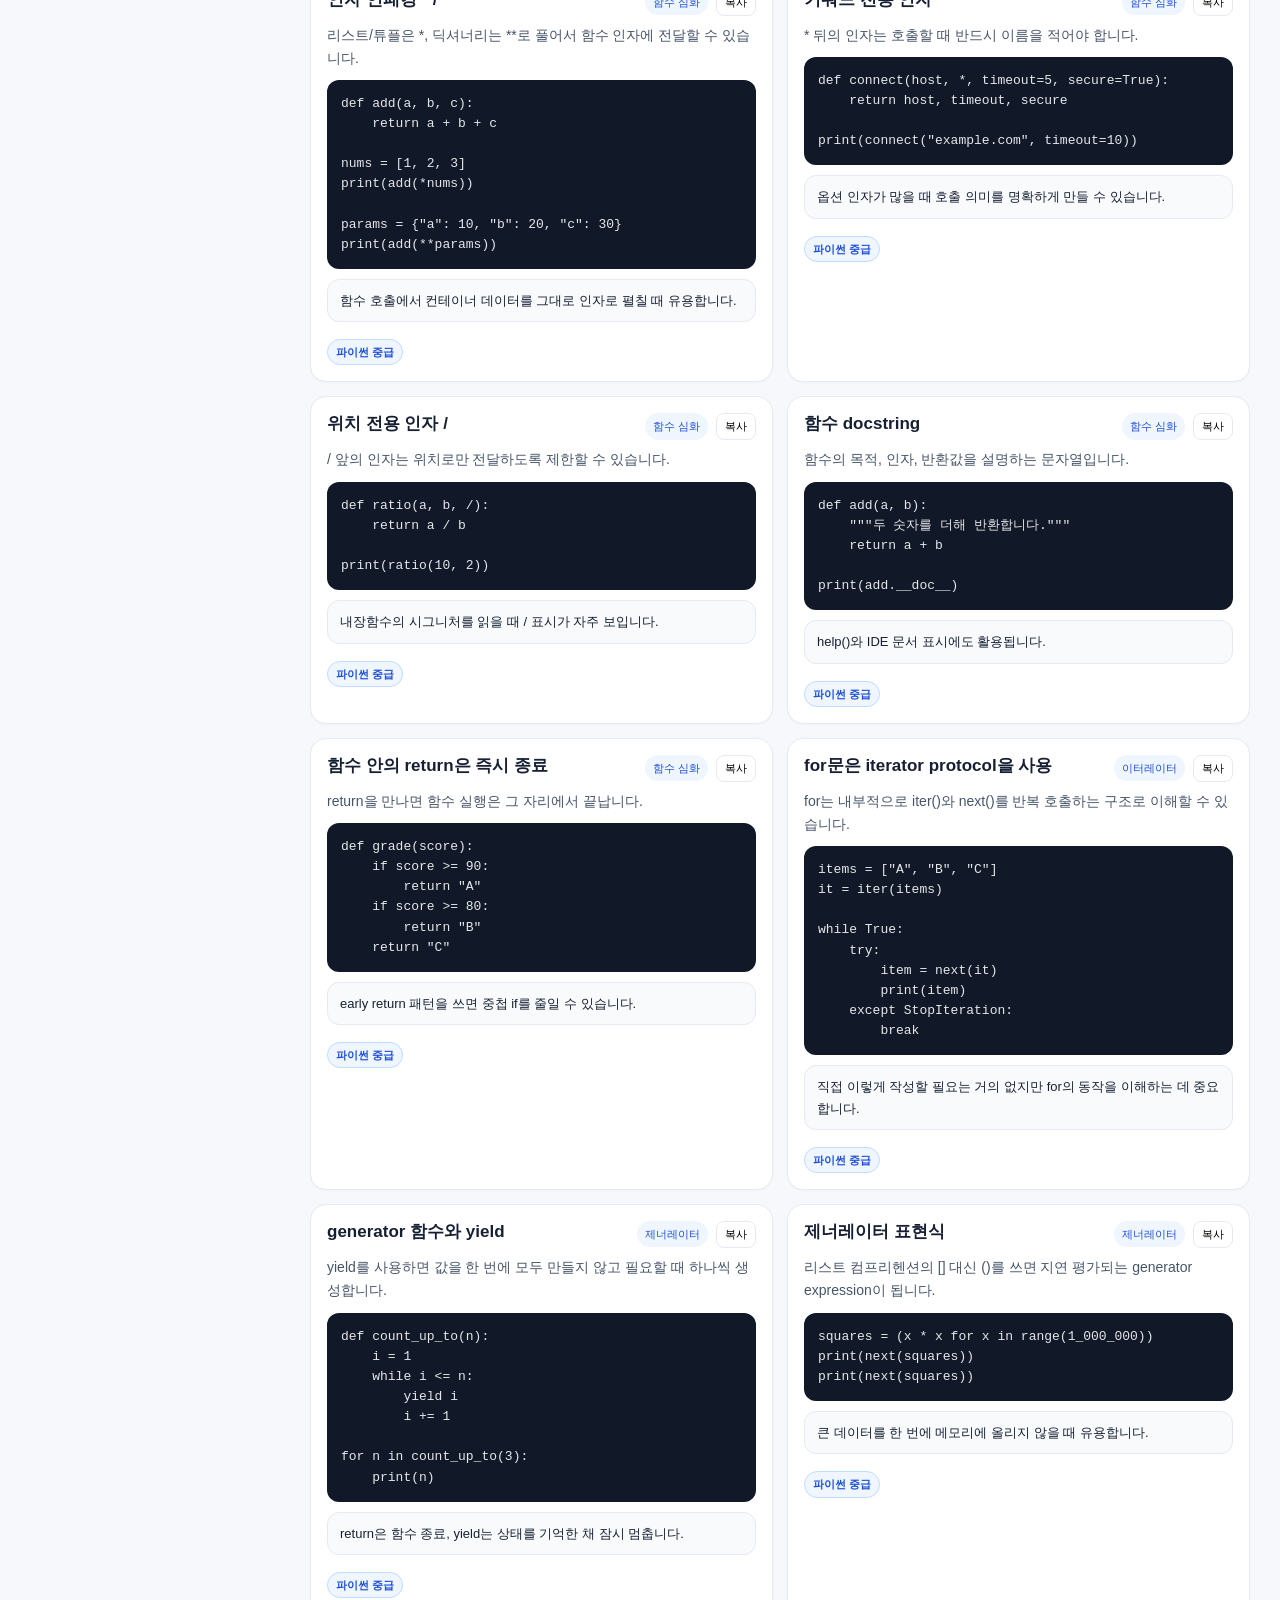
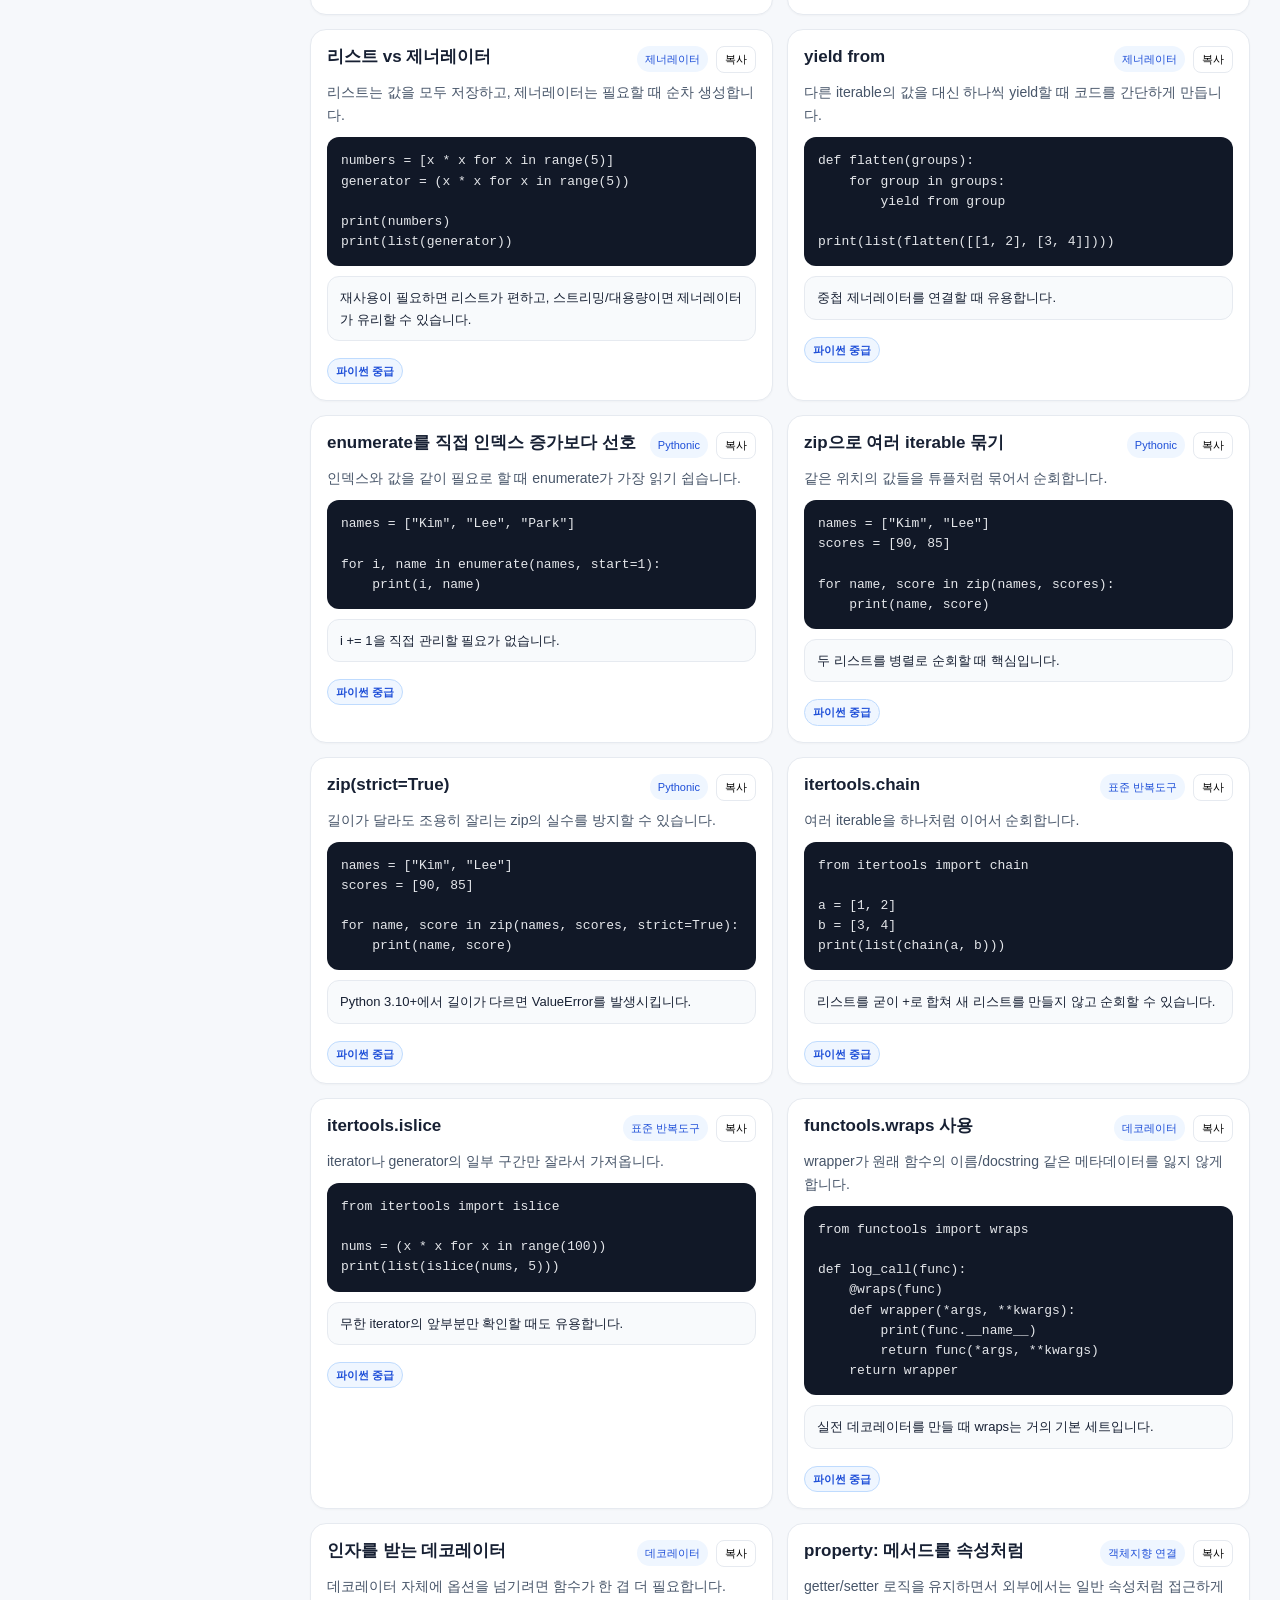
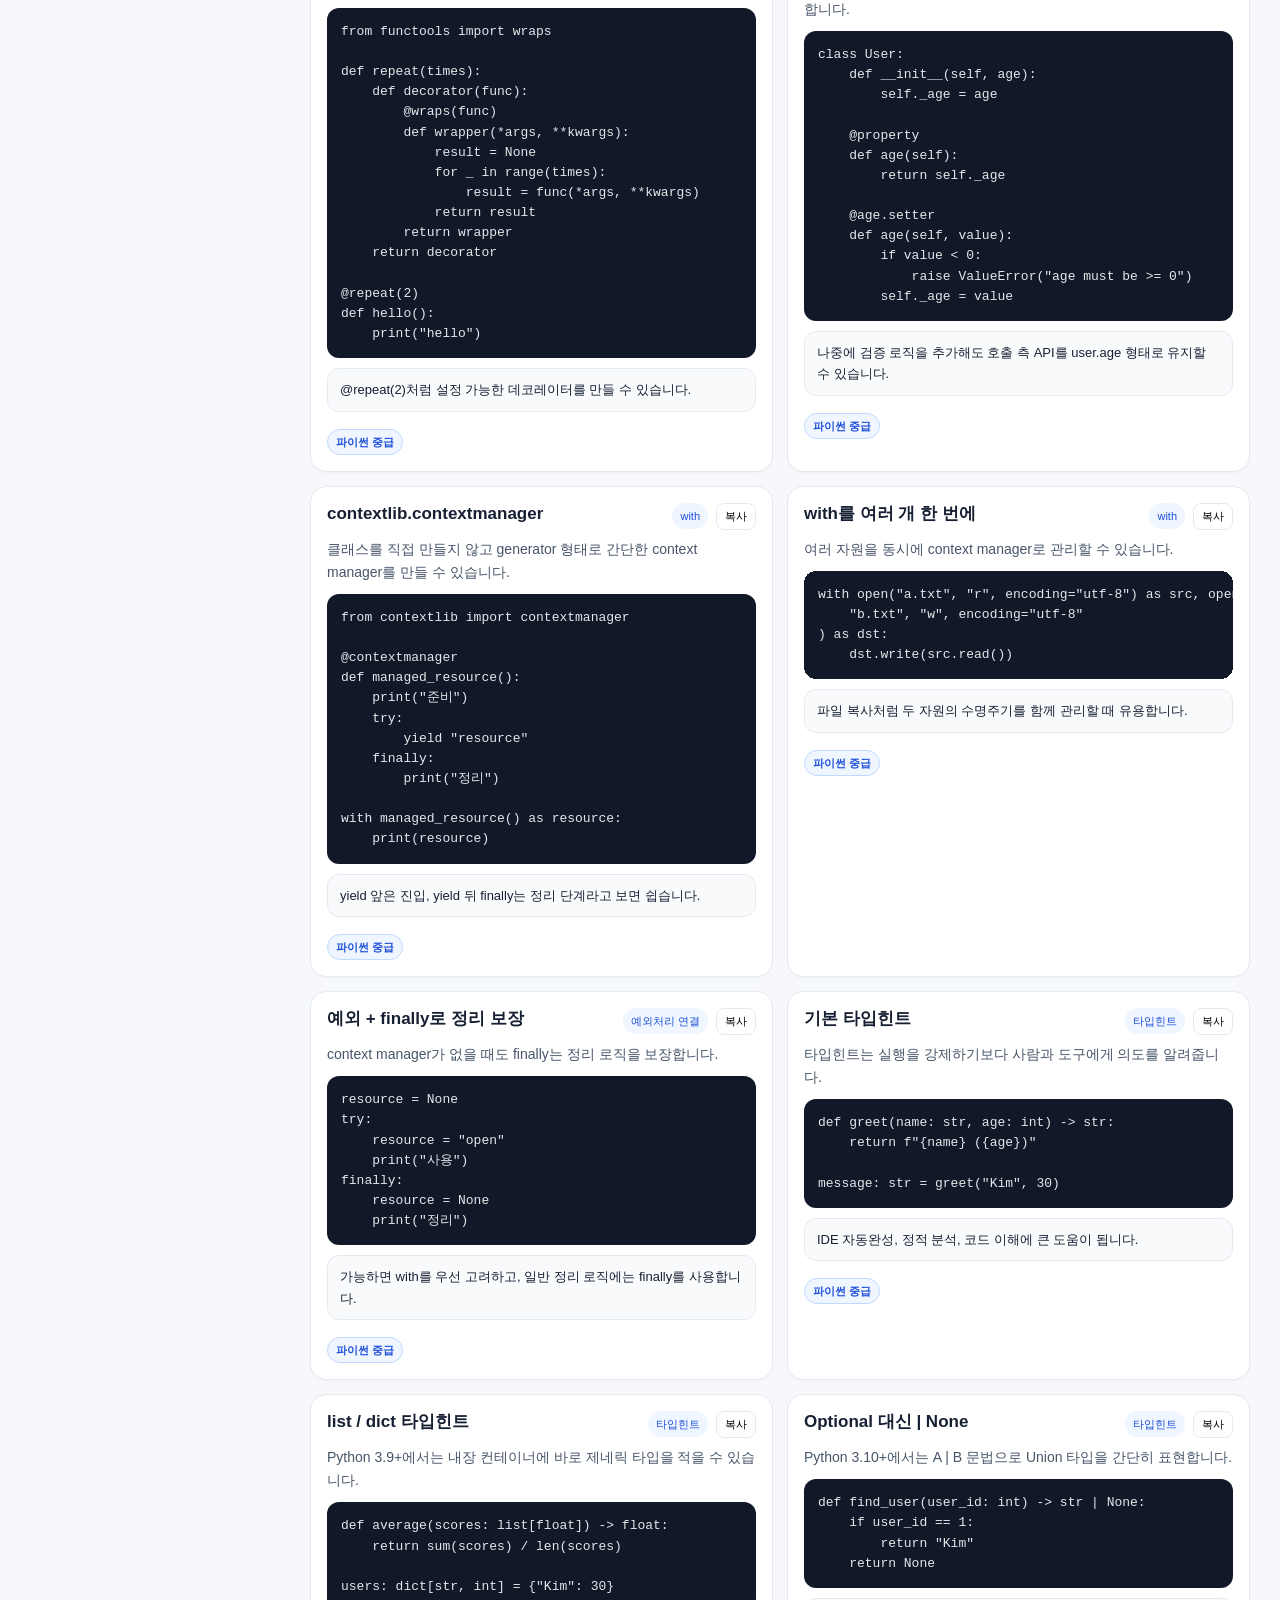
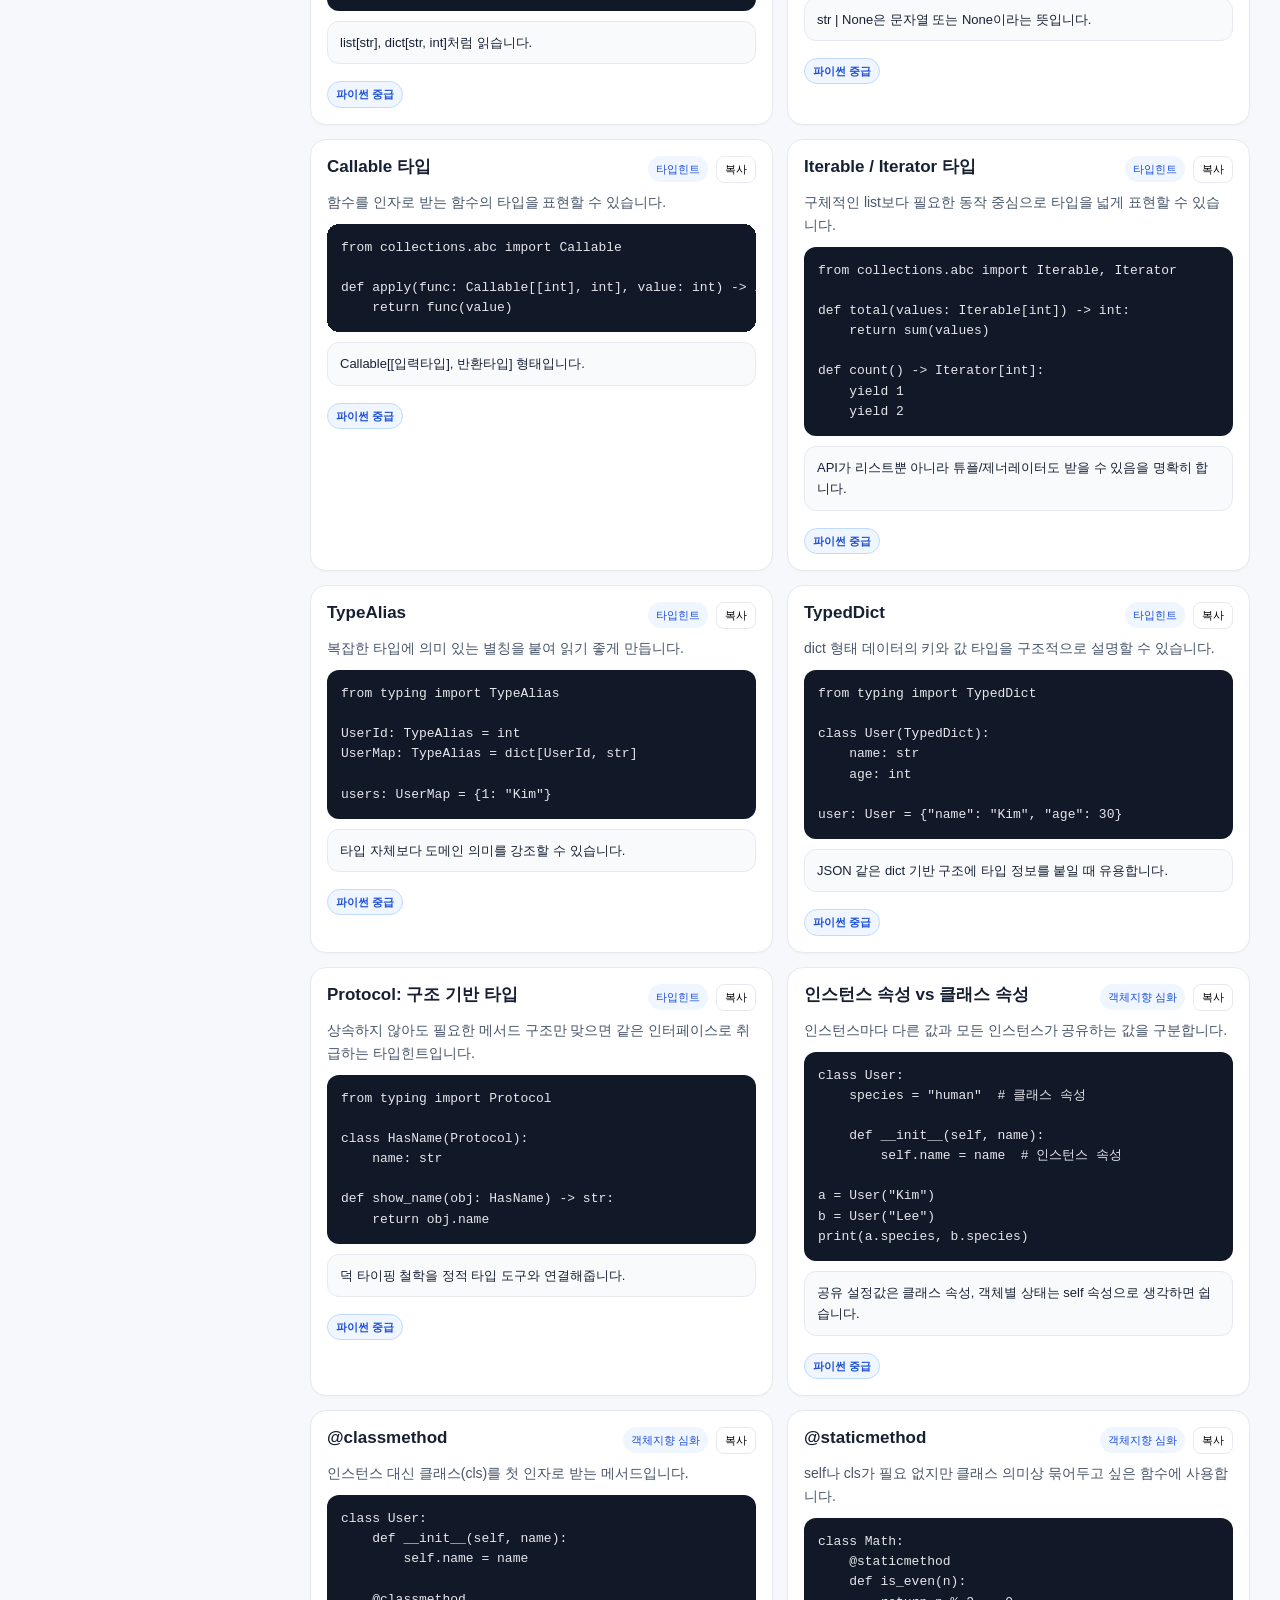
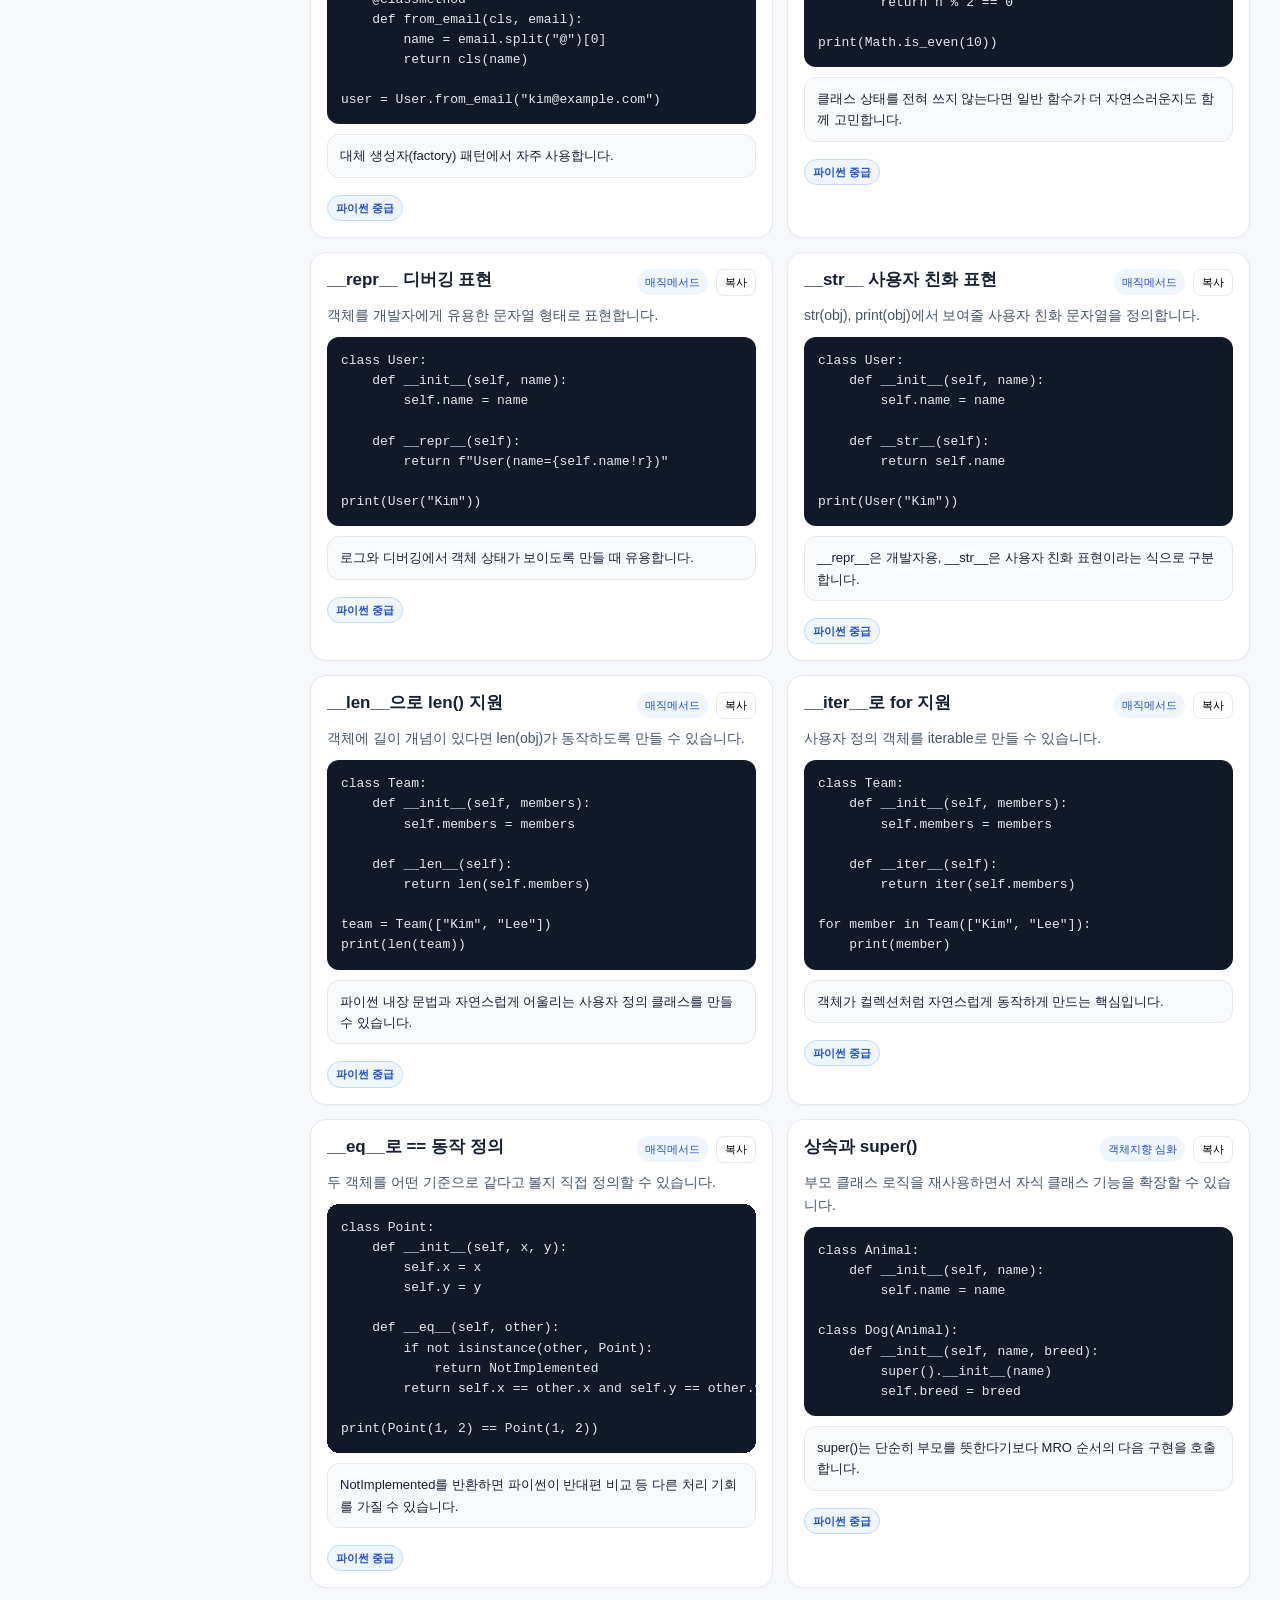
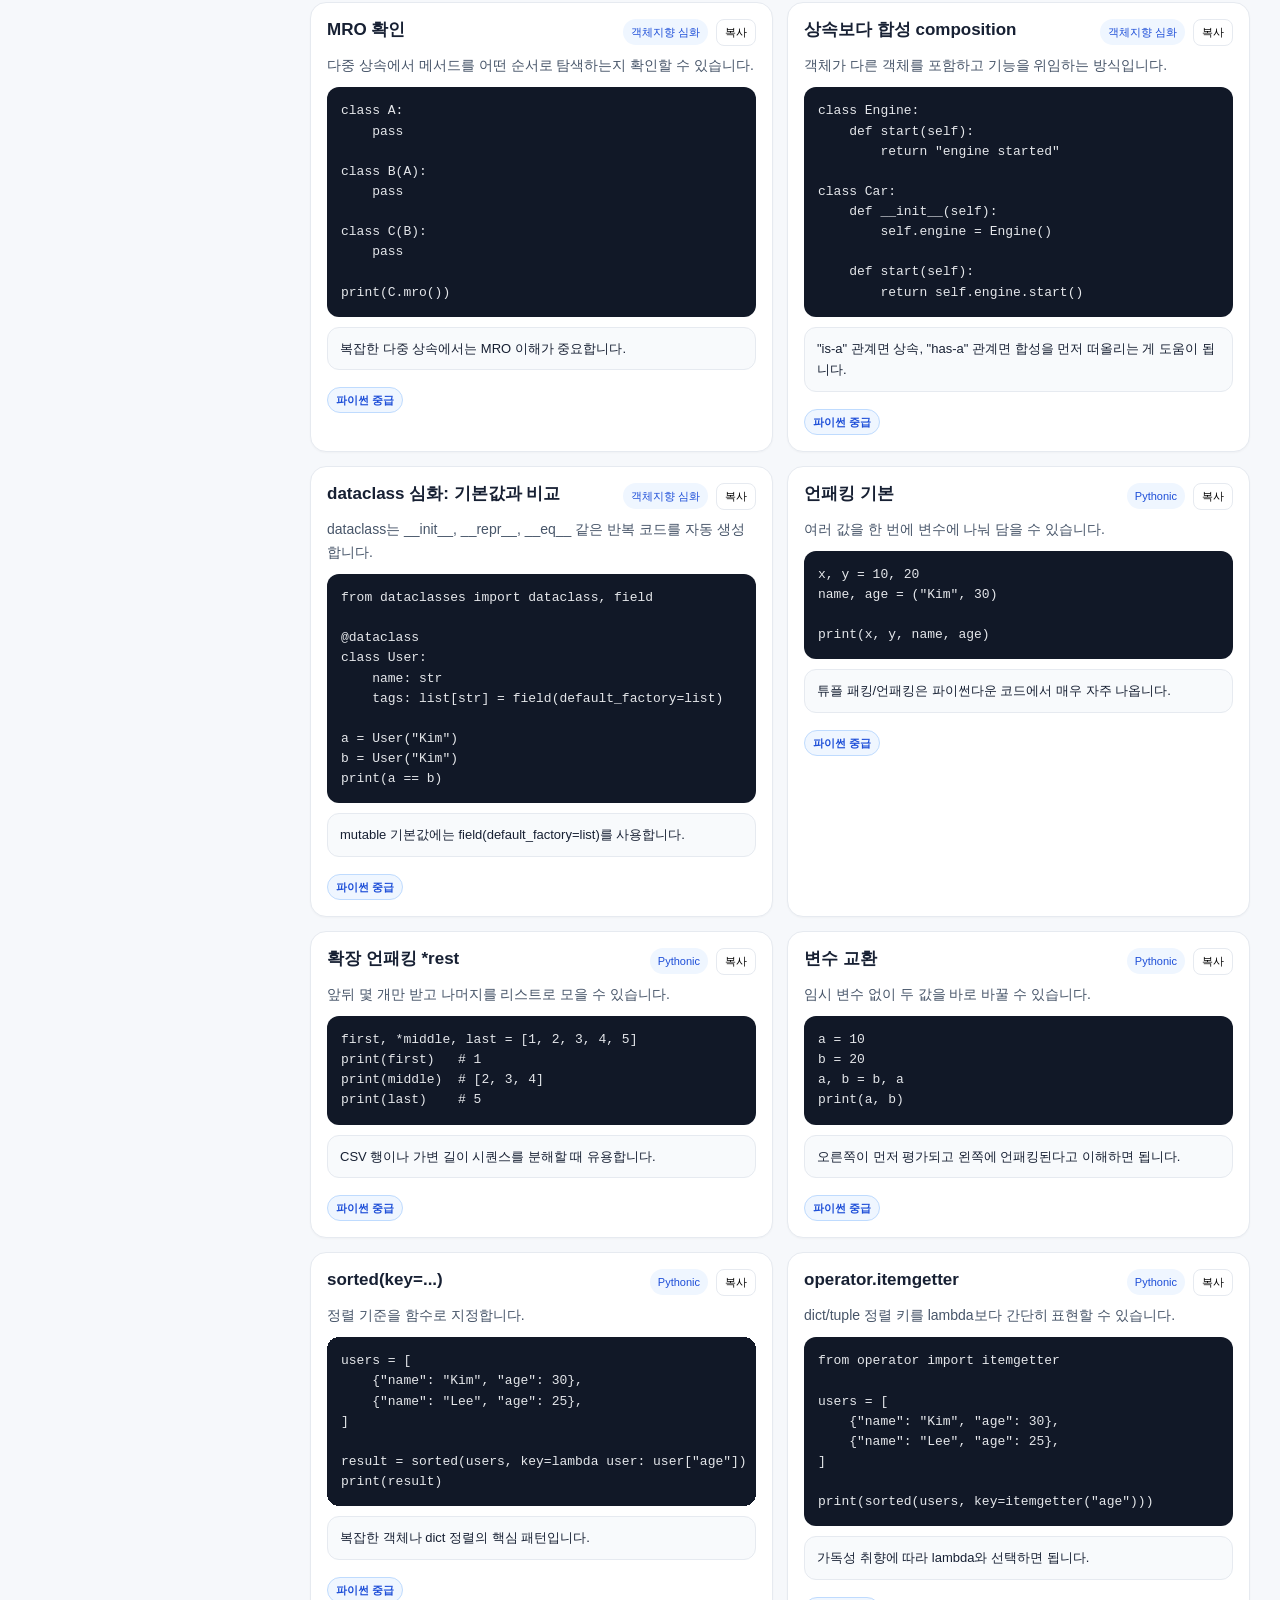
<file: src/study_page/python_basics_intermediate_mega_mobile_visual.html>
<!DOCTYPE html>
<html lang="ko">
<head>
<meta charset="UTF-8" />
<meta name="viewport" content="width=device-width, initial-scale=1.0" />
<title>파이썬 기초 → 중급 메가 도움말 — 모바일 암기형 치트시트</title>
<style>
:root{--bg:#f6f8fb;--panel:#fff;--text:#172033;--muted:#657089;--line:#e6eaf0;--accent:#2563eb;--accent-soft:#eaf1ff;--code:#111827;--code-text:#e5e7eb}
*{box-sizing:border-box} html{scroll-behavior:smooth} body{margin:0;font-family:Arial,"Noto Sans KR",sans-serif;background:var(--bg);color:var(--text);line-height:1.65;-webkit-text-size-adjust:100%;overflow-x:hidden}
.app{display:grid;grid-template-columns:280px 1fr;min-height:100vh} .sidebar{position:sticky;top:0;height:100vh;overflow:auto;background:var(--panel);border-right:1px solid var(--line);padding:22px 16px}
.brand{font-weight:800;font-size:20px;margin-bottom:6px} .sub{font-size:13px;color:var(--muted);margin-bottom:18px} .search-wrap{position:sticky;top:0;background:var(--panel);padding-bottom:12px;z-index:2}
.search,#mobileSearch,.mobile-category{width:100%;padding:12px 14px;border:1px solid var(--line);border-radius:10px;font-size:14px;background:#fff;outline:none}
.search:focus,#mobileSearch:focus,.mobile-category:focus{border-color:var(--accent);box-shadow:0 0 0 3px rgba(37,99,235,.10)}
.category-title{font-size:12px;color:var(--muted);font-weight:700;margin:18px 8px 8px} .cat-btn{width:100%;border:0;background:transparent;text-align:left;padding:9px 10px;border-radius:8px;cursor:pointer;color:var(--text);font-size:14px;margin:2px 0}
.cat-btn:hover{background:#f3f6fb} .cat-btn.active{background:var(--accent-soft);color:var(--accent);font-weight:700} .main{padding:30px;min-width:0} .hero{background:linear-gradient(135deg,#fff,#eef4ff);border:1px solid var(--line);border-radius:18px;padding:24px;margin-bottom:20px}
.hero h1{font-size:28px;line-height:1.3;margin:0 0 9px} .hero p{color:var(--muted);margin:0 0 14px} .tip{background:#fff;border:1px solid var(--line);border-radius:12px;padding:12px 14px;font-size:14px}
.quick-tags{display:flex;flex-wrap:wrap;gap:7px;margin-top:13px} .quick-tag{border:1px solid #dbe4f0;background:#fff;padding:7px 10px;border-radius:999px;font-size:12px;cursor:pointer;color:#334155} .quick-tag:hover{border-color:#93b4ff;background:#f8fbff}
.counter{font-size:12px;color:var(--muted);margin-top:10px} .grid{display:grid;grid-template-columns:repeat(2,minmax(0,1fr));gap:14px} .card{min-width:0;background:#fff;border:1px solid var(--line);border-radius:16px;padding:16px;box-shadow:0 1px 2px rgba(15,23,42,.03)}
.card.hidden{display:none} .topline{display:flex;gap:8px;align-items:flex-start;margin-bottom:8px;min-width:0} .topline h3{font-size:17px;line-height:1.35;margin:0;min-width:0;overflow-wrap:anywhere;flex:1} .badge{font-size:11px;color:#1d4ed8;background:#eff6ff;border-radius:999px;padding:4px 8px;white-space:nowrap}
.desc{font-size:14px;color:#475569;margin-bottom:10px;overflow-wrap:anywhere} pre{position:relative;margin:10px 0 0;background:var(--code);color:var(--code-text);padding:14px;border-radius:12px;overflow:auto;white-space:pre;font-family:Consolas,"Courier New",monospace;font-size:13px;line-height:1.55}
.parts{margin-top:10px;padding:10px 12px;border:1px solid var(--line);background:#f8fafc;border-radius:11px;font-size:13px} .copy-btn{border:1px solid var(--line);background:#fff;border-radius:8px;padding:5px 8px;font-size:11px;cursor:pointer;flex:0 0 auto}
.visual-box{margin:10px 0;border:1px solid var(--line);border-radius:14px;background:linear-gradient(180deg,#fbfcff,#f4f7ff);padding:8px;overflow:hidden} .visual-box svg{display:block;width:100%;height:auto} .recipe{border-left:4px solid #8b5cf6} .footer{color:var(--muted);font-size:12px;text-align:center;padding:30px 10px 8px} .no-result{display:none;padding:28px;text-align:center;color:var(--muted)}
.mobile-bar{display:none}
@media(max-width:800px){
 .app{display:block} .sidebar{display:none} .main{padding:12px;padding-top:150px} .mobile-bar{display:block;position:fixed;top:0;left:0;right:0;z-index:50;background:rgba(255,255,255,.97);backdrop-filter:blur(10px);border-bottom:1px solid var(--line);padding:9px 10px 8px}
 .mobile-toolbar{display:grid;grid-template-columns:minmax(0,1fr) 78px;gap:7px;margin-bottom:7px} .mobile-clear{border:1px solid var(--line);background:#fff;border-radius:10px;font-size:13px;font-weight:700;color:#475569} .mobile-counter{font-size:11px;color:var(--muted);margin-top:5px;padding-left:2px}
 .hero{padding:16px;border-radius:14px;margin-bottom:12px} .hero h1{font-size:21px} .hero p,.tip{font-size:13px} .quick-tags{flex-wrap:nowrap;overflow-x:auto;padding-bottom:3px;scrollbar-width:none} .quick-tags::-webkit-scrollbar{display:none} .quick-tag{flex:0 0 auto}
 .grid{grid-template-columns:1fr;gap:10px} .card{padding:13px;border-radius:13px} .topline{flex-wrap:wrap} .topline h3{font-size:16px;flex:1 1 65%} .badge{white-space:normal;text-align:center} .copy-btn{min-height:32px;padding:6px 10px}
 pre{white-space:pre-wrap;overflow-wrap:anywhere;word-break:break-word;font-size:12.5px;padding:12px} .parts{font-size:12.5px} .visual-box{padding:6px}
}
@media(max-width:390px){.main{padding-left:9px;padding-right:9px} .hero h1{font-size:19px} .card{padding:11px} .topline h3{font-size:15.5px}}

/* intermediate Python concept helpers */
.deep-card .desc{margin-bottom:10px}
.deep-note{font-size:13px;line-height:1.65;background:#f8fafc;border:1px solid var(--line);border-radius:12px;padding:10px 12px;margin:10px 0}
.deep-note b{color:#0f172a}
.deep-visual{margin:10px 0 12px;border:1px solid var(--line);border-radius:14px;background:linear-gradient(180deg,#fff 0%,#f5f8ff 100%);padding:10px;overflow:hidden}
.deep-visual svg{display:block;width:100%;height:auto}
.level-pill{display:inline-block;font-size:11px;font-weight:700;color:#1d4ed8;background:#eff6ff;border:1px solid #bfdbfe;border-radius:999px;padding:3px 8px;margin-top:7px}
@media(max-width:800px){.deep-note{font-size:12.5px;padding:9px 10px}.deep-visual{padding:8px}}

</style>
</head>
<body>
<div class="mobile-bar"><div class="mobile-toolbar"><select id="mobileCategory" class="mobile-category"></select><button id="mobileClear" class="mobile-clear">초기화</button></div><input id="mobileSearch" type="search" placeholder="검색: list, if, for, 함수, 클래스..."/><div id="mobileCounter" class="mobile-counter"></div></div>
<div class="app"><aside class="sidebar"><div class="brand">🐍 Python Basics → Intermediate Help</div><div class="sub">기초 문법 · 자료구조 · 제어문 · 함수 · 예외 · 객체지향</div><div class="search-wrap"><input id="search" class="search" type="search" placeholder="검색: 문자열, 리스트, if, for, 함수..."/></div><div class="category-title">카테고리</div><button class="cat-btn active" data-category="all">전체 보기</button>
<button class="cat-btn" data-category="start">시작 / 기본</button>
<button class="cat-btn" data-category="variable">변수 / 자료형</button>
<button class="cat-btn" data-category="operator">연산자</button>
<button class="cat-btn" data-category="string">문자열</button>
<button class="cat-btn" data-category="list">리스트</button>
<button class="cat-btn" data-category="tuple_set">튜플 / 집합</button>
<button class="cat-btn" data-category="dict">딕셔너리</button>
<button class="cat-btn" data-category="condition">조건문</button>
<button class="cat-btn" data-category="loop">반복문</button>
<button class="cat-btn" data-category="function">함수</button>
<button class="cat-btn" data-category="comprehension">컴프리헨션</button>
<button class="cat-btn" data-category="exception">예외처리</button>
<button class="cat-btn" data-category="module">모듈 / 패키지</button>
<button class="cat-btn" data-category="file">파일 입출력</button>
<button class="cat-btn" data-category="oop">클래스 / 객체</button>
<button class="cat-btn" data-category="coremodel">파이썬 핵심 동작</button>
<button class="cat-btn" data-category="scope">함수 / 스코프 심화</button>
<button class="cat-btn" data-category="iterator">이터레이터 / 제너레이터</button>
<button class="cat-btn" data-category="decorator">데코레이터 / with</button>
<button class="cat-btn" data-category="typing">타입힌트</button>
<button class="cat-btn" data-category="oop2">객체지향 심화</button>
<button class="cat-btn" data-category="idiom">Pythonic 문법</button>
<button class="cat-btn" data-category="stdlib">표준 라이브러리</button>
<button class="cat-btn" data-category="async">비동기 기초</button>
<button class="cat-btn" data-category="env">실행 / 모듈 구조</button>
<button class="cat-btn" data-category="builtin">자주 쓰는 내장함수</button>
<button class="cat-btn" data-category="recipe">실전 레시피</button></aside>
<main class="main"><section class="hero"><h1>파이썬 기초 → 중급 메가 치트시트</h1><p>기초 문법에서 한 단계 더 들어가 파이썬이 왜 그렇게 동작하는지까지 검색해서 바로 보는 모바일 친화형 도움말입니다.</p><div class="tip"><b>추천 사용법:</b> “참조”, “mutable”, “스코프”, “yield”, “데코레이터”, “with”, “타입힌트”, “매직메서드”처럼 궁금한 걸 검색하세요. 기초 카드와 중급 카드를 같이 보면 연결이 잘 됩니다.</div><div class="quick-tags"><button class="quick-tag" data-q="변수">변수</button><button class="quick-tag" data-q="문자열">문자열</button><button class="quick-tag" data-q="리스트">리스트</button><button class="quick-tag" data-q="딕셔너리">딕셔너리</button><button class="quick-tag" data-q="if">if</button><button class="quick-tag" data-q="for">for</button><button class="quick-tag" data-q="함수">함수</button><button class="quick-tag" data-q="예외처리">예외처리</button><button class="quick-tag" data-q="클래스">클래스</button><button class="quick-tag" data-q="컴프리헨션">컴프리헨션</button><button class="quick-tag" data-q="mutable">mutable</button><button class="quick-tag" data-q="스코프">스코프</button><button class="quick-tag" data-q="yield">yield</button><button class="quick-tag" data-q="데코레이터">데코레이터</button><button class="quick-tag" data-q="타입힌트">타입힌트</button></div><div id="counter" class="counter"></div></section>
<div id="cards" class="grid">
<article class="card deep-card" data-category="coremodel" data-keywords="참조 reference object 변수 이름표 메모리 id is == 파이썬 핵심 동작">
<div class="topline"><h3>변수는 값을 담는 상자가 아니라 객체를 가리키는 이름</h3><span class="badge">핵심 동작</span></div>
<div class="desc">파이썬에서 변수는 객체 자체를 복사해 담기보다 <b>객체를 가리키는 이름</b>으로 생각하면 많은 동작이 이해됩니다.</div>
<div class="deep-visual"><svg viewBox="0 0 330 150"><rect width="330" height="150" rx="14" fill="#fff"/><rect x="26" y="34" width="82" height="36" rx="8" fill="#dbeafe" stroke="#60a5fa"/><text x="67" y="57" text-anchor="middle" font-size="14">a</text><rect x="26" y="88" width="82" height="36" rx="8" fill="#dcfce7" stroke="#4ade80"/><text x="67" y="111" text-anchor="middle" font-size="14">b</text><path d="M112 52 H206" stroke="#64748b" stroke-width="3"/><path d="M112 106 C150 106 164 52 206 52" fill="none" stroke="#64748b" stroke-width="3"/><polygon points="206,52 196,46 196,58" fill="#64748b"/><rect x="210" y="28" width="92" height="50" rx="10" fill="#f8fafc" stroke="#94a3b8"/><text x="256" y="58" text-anchor="middle" font-size="15">[1, 2, 3]</text><text x="165" y="136" text-anchor="middle" font-size="12" fill="#64748b">a와 b가 같은 리스트 객체를 가리킬 수 있다</text></svg></div>
<pre>a = [1, 2, 3]
b = a
b.append(4)
print(a)  # [1, 2, 3, 4]</pre>
<div class="deep-note"><b>핵심:</b> <code>b = a</code>는 리스트를 새로 복사한 게 아닙니다. 같은 객체를 가리킵니다.</div><span class="level-pill">중급 핵심</span>
</article>

<article class="card deep-card" data-category="coremodel" data-keywords="mutable immutable 가변 불변 list dict set tuple str int 파이썬 핵심 동작">
<div class="topline"><h3>Mutable vs Immutable</h3><span class="badge">핵심 동작</span></div>
<div class="desc"><b>가변 객체</b>는 그 자리에서 내용이 바뀌고, <b>불변 객체</b>는 바뀐 것처럼 보여도 새 객체가 만들어집니다.</div>
<div class="deep-visual"><svg viewBox="0 0 330 150"><rect width="330" height="150" rx="14" fill="#fff"/><rect x="18" y="24" width="135" height="96" rx="12" fill="#ecfdf5" stroke="#86efac"/><text x="85" y="48" text-anchor="middle" font-size="14" font-weight="700">Mutable</text><text x="85" y="73" text-anchor="middle" font-size="13">list · dict · set</text><text x="85" y="99" text-anchor="middle" font-size="12" fill="#64748b">내용을 직접 변경 가능</text><rect x="177" y="24" width="135" height="96" rx="12" fill="#eff6ff" stroke="#93c5fd"/><text x="244" y="48" text-anchor="middle" font-size="14" font-weight="700">Immutable</text><text x="244" y="73" text-anchor="middle" font-size="13">int · str · tuple</text><text x="244" y="99" text-anchor="middle" font-size="12" fill="#64748b">새 객체로 교체</text></svg></div>
<pre>nums = [1, 2]
nums.append(3)   # 같은 리스트 변경

name = "Kim"
name += "!"      # 새 문자열 객체를 만들어 name이 가리킴</pre>
<div class="deep-note"><b>실무 연결:</b> 함수 인자로 리스트/딕셔너리를 넘겼을 때 원본이 바뀌는 이유도 여기서 시작합니다.</div><span class="level-pill">중급 핵심</span>
</article>

<article class="card deep-card" data-category="scope" data-keywords="LEGB scope local enclosing global builtin 스코프 이름 찾기 함수 심화">
<div class="topline"><h3>LEGB 스코프: 이름은 어디서 찾을까?</h3><span class="badge">스코프</span></div>
<div class="desc">파이썬은 이름을 찾을 때 보통 <b>Local → Enclosing → Global → Built-in</b> 순서로 탐색합니다.</div>
<div class="deep-visual"><svg viewBox="0 0 330 160"><rect width="330" height="160" rx="14" fill="#fff"/><g font-size="13" text-anchor="middle"><rect x="24" y="24" width="282" height="112" rx="12" fill="#f8fafc" stroke="#cbd5e1"/><text x="165" y="43">Built-in</text><rect x="48" y="48" width="234" height="78" rx="10" fill="#eff6ff" stroke="#bfdbfe"/><text x="165" y="67">Global</text><rect x="76" y="72" width="178" height="46" rx="9" fill="#ecfdf5" stroke="#86efac"/><text x="165" y="90">Enclosing</text><rect x="108" y="94" width="114" height="20" rx="6" fill="#fef3c7" stroke="#fde68a"/><text x="165" y="109">Local</text></g></svg></div>
<pre>x = "global"

def outer():
    x = "enclosing"
    def inner():
        x = "local"
        print(x)
    inner()</pre>
<div class="deep-note"><b>기억:</b> 함수 안에서 이름을 찾다가 없으면 바깥 함수, 모듈 전역, 마지막으로 내장 이름까지 올라갑니다.</div><span class="level-pill">중급 핵심</span>
</article>

<article class="card deep-card" data-category="iterator" data-keywords="iterable iterator iter next generator yield 이터레이터 제너레이터 흐름">
<div class="topline"><h3>Iterable → Iterator → next()</h3><span class="badge">이터레이터</span></div>
<div class="desc"><code>for</code>문이 내부적으로 어떻게 하나씩 값을 꺼내는지 이해하는 핵심 구조입니다.</div>
<div class="deep-visual"><svg viewBox="0 0 330 145"><rect width="330" height="145" rx="14" fill="#fff"/><rect x="18" y="48" width="78" height="42" rx="9" fill="#dbeafe" stroke="#60a5fa"/><text x="57" y="73" text-anchor="middle" font-size="13">Iterable</text><path d="M100 69 H132" stroke="#64748b" stroke-width="3"/><text x="116" y="60" text-anchor="middle" font-size="11" fill="#64748b">iter()</text><rect x="136" y="48" width="82" height="42" rx="9" fill="#dcfce7" stroke="#4ade80"/><text x="177" y="73" text-anchor="middle" font-size="13">Iterator</text><path d="M222 69 H254" stroke="#64748b" stroke-width="3"/><text x="238" y="60" text-anchor="middle" font-size="11" fill="#64748b">next()</text><rect x="258" y="48" width="54" height="42" rx="9" fill="#fef3c7" stroke="#fbbf24"/><text x="285" y="73" text-anchor="middle" font-size="13">값</text><text x="165" y="119" text-anchor="middle" font-size="12" fill="#64748b">더 이상 값이 없으면 StopIteration</text></svg></div>
<pre>nums = [10, 20, 30]
it = iter(nums)

print(next(it))  # 10
print(next(it))  # 20</pre>
<div class="deep-note"><b>핵심:</b> 리스트는 iterable이고, <code>iter(list)</code>가 실제로 하나씩 꺼내는 iterator를 만듭니다.</div><span class="level-pill">중급 핵심</span>
</article>

<article class="card deep-card" data-category="decorator" data-keywords="decorator 데코레이터 wrapper 함수 감싸기 @ 래퍼">
<div class="topline"><h3>데코레이터는 함수를 감싸는 함수</h3><span class="badge">데코레이터</span></div>
<div class="desc">기존 함수 코드를 직접 고치지 않고 앞뒤 동작을 덧붙이는 파이썬의 대표 패턴입니다.</div>
<div class="deep-visual"><svg viewBox="0 0 330 145"><rect width="330" height="145" rx="14" fill="#fff"/><rect x="28" y="42" width="82" height="56" rx="10" fill="#eff6ff" stroke="#93c5fd"/><text x="69" y="66" text-anchor="middle" font-size="13">원래 함수</text><text x="69" y="84" text-anchor="middle" font-size="12">hello()</text><path d="M115 70 H150" stroke="#64748b" stroke-width="3"/><rect x="154" y="28" width="148" height="84" rx="12" fill="#ecfdf5" stroke="#86efac"/><text x="228" y="51" text-anchor="middle" font-size="13">decorator</text><rect x="181" y="62" width="94" height="34" rx="8" fill="#fff" stroke="#4ade80"/><text x="228" y="83" text-anchor="middle" font-size="12">wrapper()</text><text x="165" y="132" text-anchor="middle" font-size="12" fill="#64748b">호출 전/후에 로깅, 권한검사, 시간측정 등을 추가</text></svg></div>
<pre>def log_call(func):
    def wrapper():
        print("호출 전")
        func()
        print("호출 후")
    return wrapper

@log_call
def hello():
    print("hello")</pre>
<div class="deep-note"><b>@log_call</b>은 대략 <code>hello = log_call(hello)</code>와 같은 의미입니다.</div><span class="level-pill">중급 핵심</span>
</article>

<article class="card deep-card" data-category="decorator" data-keywords="context manager with enter exit 컨텍스트 매니저 자원 정리">
<div class="topline"><h3>with는 “열고 → 쓰고 → 반드시 정리”</h3><span class="badge">with</span></div>
<div class="desc">파일, 락, DB 연결처럼 <b>사용 후 정리가 필요한 자원</b>을 안전하게 다루는 문법입니다.</div>
<div class="deep-visual"><svg viewBox="0 0 330 145"><rect width="330" height="145" rx="14" fill="#fff"/><g font-size="13" text-anchor="middle"><rect x="22" y="49" width="78" height="40" rx="9" fill="#dbeafe" stroke="#60a5fa"/><text x="61" y="74">열기</text><path d="M104 69 H128" stroke="#64748b" stroke-width="3"/><rect x="132" y="49" width="78" height="40" rx="9" fill="#dcfce7" stroke="#4ade80"/><text x="171" y="74">사용</text><path d="M214 69 H238" stroke="#64748b" stroke-width="3"/><rect x="242" y="49" width="66" height="40" rx="9" fill="#fee2e2" stroke="#f87171"/><text x="275" y="74">정리</text><text x="165" y="120" fill="#64748b" font-size="12">예외가 나도 정리 단계가 실행되도록 설계</text></g></svg></div>
<pre>with open("data.txt", "r", encoding="utf-8") as f:
    text = f.read()

# 블록을 벗어나면 파일이 자동으로 닫힘</pre>
<div class="deep-note"><b>핵심:</b> <code>with</code>는 단순 축약문법이 아니라 자원 수명주기를 안전하게 관리하는 패턴입니다.</div><span class="level-pill">중급 핵심</span>
</article>
<article class="card deep-card" data-category="coremodel" data-keywords="== is identity equality None 객체 동일성">
<div class="topline"><h3>== 와 is 차이</h3><span class="badge">핵심 동작</span></div>
<div class="desc">== 는 값이 같은지, is 는 같은 객체인지 확인합니다.</div>
<pre>a = [1, 2]
b = [1, 2]
c = a

print(a == b)  # True
print(a is b)  # False
print(a is c)  # True</pre>
<div class="deep-note">대부분 값 비교는 == 를 사용합니다. is 는 None 비교처럼 객체 동일성이 중요한 경우에 씁니다.</div><span class="level-pill">파이썬 중급</span>
</article>
<article class="card deep-card" data-category="coremodel" data-keywords="None is None 싱글턴 비교">
<div class="topline"><h3>None 비교는 is None</h3><span class="badge">핵심 동작</span></div>
<div class="desc">None은 싱글턴 객체이므로 관례적으로 == 대신 is 를 사용합니다.</div>
<pre>result = None

if result is None:
    print(&quot;값 없음&quot;)</pre>
<div class="deep-note">실무에서 매우 자주 보이는 패턴입니다.</div><span class="level-pill">파이썬 중급</span>
</article>
<article class="card deep-card" data-category="coremodel" data-keywords="id object identity 메모리 정체">
<div class="topline"><h3>id()로 객체 정체 확인</h3><span class="badge">핵심 동작</span></div>
<div class="desc">id()는 객체의 정체성을 나타내는 정수 값을 돌려줍니다.</div>
<pre>a = [1, 2]
b = a
c = [1, 2]

print(id(a) == id(b))  # True
print(id(a) == id(c))  # False</pre>
<div class="deep-note">디버깅하며 같은 객체를 공유하는지 확인할 때 개념 이해용으로 유용합니다.</div><span class="level-pill">파이썬 중급</span>
</article>
<article class="card deep-card" data-category="coremodel" data-keywords="copy shallow copy 얕은복사 중첩 리스트">
<div class="topline"><h3>얕은 복사 copy.copy</h3><span class="badge">복사</span></div>
<div class="desc">얕은 복사는 바깥 컨테이너는 새로 만들지만 내부 중첩 객체는 공유할 수 있습니다.</div>
<pre>import copy

a = [[1, 2], [3, 4]]
b = copy.copy(a)
b[0].append(99)

print(a)  # [[1, 2, 99], [3, 4]]</pre>
<div class="deep-note">중첩 리스트에서 &quot;복사했는데 원본도 바뀌는&quot; 현상의 핵심입니다.</div><span class="level-pill">파이썬 중급</span>
</article>
<article class="card deep-card" data-category="coremodel" data-keywords="deepcopy deep copy 깊은복사">
<div class="topline"><h3>깊은 복사 copy.deepcopy</h3><span class="badge">복사</span></div>
<div class="desc">깊은 복사는 중첩된 내부 객체까지 재귀적으로 복사합니다.</div>
<pre>import copy

a = [[1, 2], [3, 4]]
b = copy.deepcopy(a)
b[0].append(99)

print(a)  # [[1, 2], [3, 4]]</pre>
<div class="deep-note">항상 deepcopy가 좋은 것은 아닙니다. 비용이 크므로 정말 독립 복제가 필요할 때 사용합니다.</div><span class="level-pill">파이썬 중급</span>
</article>
<article class="card deep-card" data-category="coremodel" data-keywords="list copy slice 복사 [:]">
<div class="topline"><h3>리스트 복사: [:], list(), copy()</h3><span class="badge">복사</span></div>
<div class="desc">1차원 리스트를 새 리스트로 복사하는 대표적인 방법들입니다.</div>
<pre>a = [1, 2, 3]
b = a[:]
c = list(a)
d = a.copy()

print(a is b)  # False</pre>
<div class="deep-note">세 방법 모두 얕은 복사입니다.</div><span class="level-pill">파이썬 중급</span>
</article>
<article class="card deep-card" data-category="coremodel" data-keywords="mutable default argument 기본값 리스트 함정">
<div class="topline"><h3>함수 기본값에 mutable 쓰지 않기</h3><span class="badge">주의</span></div>
<div class="desc">기본값 객체는 함수 호출 때마다 새로 생기는 게 아니라 함수 정의 시 한 번 만들어집니다.</div>
<pre>def add_item(item, items=None):
    if items is None:
        items = []
    items.append(item)
    return items

print(add_item(&quot;A&quot;))
print(add_item(&quot;B&quot;))</pre>
<div class="deep-note">def f(items=[]): 형태는 호출 사이에 리스트가 공유될 수 있어 피하는 게 안전합니다.</div><span class="level-pill">파이썬 중급</span>
</article>
<article class="card deep-card" data-category="coremodel" data-keywords="truthy falsy bool 조건문 참 거짓">
<div class="topline"><h3>Truthy / Falsy</h3><span class="badge">핵심 동작</span></div>
<div class="desc">조건문은 꼭 True/False만 받는 게 아니라 객체의 참/거짓 성질을 평가합니다.</div>
<pre>values = [0, 1, &quot;&quot;, &quot;hello&quot;, [], [1], None]

for v in values:
    print(v, bool(v))</pre>
<div class="deep-note">0, 빈 문자열, 빈 컨테이너, None 등은 보통 False로 평가됩니다.</div><span class="level-pill">파이썬 중급</span>
</article>
<article class="card deep-card" data-category="coremodel" data-keywords="short circuit and or 단락평가">
<div class="topline"><h3>단락 평가 short-circuit</h3><span class="badge">핵심 동작</span></div>
<div class="desc">and/or는 결과가 이미 결정되면 뒤 표현식을 평가하지 않습니다.</div>
<pre>user = None

if user is not None and user.get(&quot;active&quot;):
    print(&quot;활성 사용자&quot;)</pre>
<div class="deep-note">앞 조건으로 뒤쪽의 위험한 접근을 막는 패턴이 흔합니다.</div><span class="level-pill">파이썬 중급</span>
</article>
<article class="card deep-card" data-category="coremodel" data-keywords="and or operand 반환 기본값">
<div class="topline"><h3>and / or 는 꼭 bool만 반환하지 않는다</h3><span class="badge">핵심 동작</span></div>
<div class="desc">and와 or는 피연산자 자체를 반환할 수 있습니다.</div>
<pre>name = &quot;&quot;
display_name = name or &quot;익명&quot;
print(display_name)  # 익명

value = 10 and 20
print(value)  # 20</pre>
<div class="deep-note">기본값 대체에 x or default 패턴이 자주 쓰입니다. 단, 0도 False 취급되는 점은 주의합니다.</div><span class="level-pill">파이썬 중급</span>
</article>
<article class="card deep-card" data-category="coremodel" data-keywords="hash hashable dict key set immutable">
<div class="topline"><h3>해시 가능한 객체와 dict/set key</h3><span class="badge">핵심 동작</span></div>
<div class="desc">dict 키와 set 원소는 해시 가능해야 합니다. 보통 불변 객체가 해당됩니다.</div>
<pre>scores = {(&quot;Kim&quot;, 1): 90}
seen = {&quot;A&quot;, &quot;B&quot;, &quot;C&quot;}

# 리스트는 dict key로 사용할 수 없음</pre>
<div class="deep-note">tuple도 내부에 리스트 같은 비해시 객체가 있으면 해시 불가능할 수 있습니다.</div><span class="level-pill">파이썬 중급</span>
</article>
<article class="card deep-card" data-category="coremodel" data-keywords="str object immutable method chaining">
<div class="topline"><h3>문자열도 객체다</h3><span class="badge">핵심 동작</span></div>
<div class="desc">문자열은 불변 객체이며 다양한 메서드를 갖습니다.</div>
<pre>text = &quot;  Python  &quot;
clean = text.strip().lower().replace(&quot;python&quot;, &quot;py&quot;)
print(clean)</pre>
<div class="deep-note">메서드 체이닝이 가능한 이유도 각 연산이 객체를 반환하기 때문입니다.</div><span class="level-pill">파이썬 중급</span>
</article>
<article class="card deep-card" data-category="scope" data-keywords="global scope 전역변수 재할당">
<div class="topline"><h3>global 키워드</h3><span class="badge">스코프</span></div>
<div class="desc">함수 안에서 전역 변수에 재할당하려면 global 선언이 필요합니다.</div>
<pre>count = 0

def increase():
    global count
    count += 1

increase()
print(count)</pre>
<div class="deep-note">global 남용보다 값을 반환해 바깥에서 받는 구조가 보통 더 읽기 쉽습니다.</div><span class="level-pill">파이썬 중급</span>
</article>
<article class="card deep-card" data-category="scope" data-keywords="nonlocal enclosing closure 중첩함수">
<div class="topline"><h3>nonlocal 키워드</h3><span class="badge">스코프</span></div>
<div class="desc">중첩 함수에서 바깥 함수의 지역 변수를 바꾸고 싶을 때 사용합니다.</div>
<pre>def counter():
    count = 0

    def increase():
        nonlocal count
        count += 1
        return count

    return increase

c = counter()
print(c())
print(c())</pre>
<div class="deep-note">클로저 상태를 갱신할 때 등장합니다.</div><span class="level-pill">파이썬 중급</span>
</article>
<article class="card deep-card" data-category="scope" data-keywords="closure 클로저 함수 기억 enclosing">
<div class="topline"><h3>클로저 closure</h3><span class="badge">함수 심화</span></div>
<div class="desc">바깥 함수가 끝난 뒤에도 내부 함수가 바깥 변수 값을 기억하는 구조입니다.</div>
<pre>def make_multiplier(n):
    def multiply(x):
        return x * n
    return multiply

double = make_multiplier(2)
print(double(10))  # 20</pre>
<div class="deep-note">데코레이터와 함수 팩토리를 이해할 때 매우 중요합니다.</div><span class="level-pill">파이썬 중급</span>
</article>
<article class="card deep-card" data-category="scope" data-keywords="first class function 일급객체 함수 변수">
<div class="topline"><h3>함수도 값이다</h3><span class="badge">함수 심화</span></div>
<div class="desc">파이썬 함수는 변수에 담고, 인자로 넘기고, 반환할 수 있는 일급 객체입니다.</div>
<pre>def hello():
    return &quot;hello&quot;

f = hello
print(f())</pre>
<div class="deep-note">고차함수, 콜백, 데코레이터의 출발점입니다.</div><span class="level-pill">파이썬 중급</span>
</article>
<article class="card deep-card" data-category="scope" data-keywords="higher order function 고차함수 callback">
<div class="topline"><h3>함수를 인자로 전달</h3><span class="badge">함수 심화</span></div>
<div class="desc">다른 함수를 인자로 받는 고차함수 패턴입니다.</div>
<pre>def apply(func, value):
    return func(value)

def square(x):
    return x * x

print(apply(square, 5))</pre>
<div class="deep-note">sorted(key=...), map(), filter()도 이런 사고방식과 연결됩니다.</div><span class="level-pill">파이썬 중급</span>
</article>
<article class="card deep-card" data-category="scope" data-keywords="positional keyword arguments 위치 키워드 인자">
<div class="topline"><h3>위치 인자와 키워드 인자</h3><span class="badge">함수 심화</span></div>
<div class="desc">함수 호출 시 순서로 전달하거나 이름을 지정해 전달할 수 있습니다.</div>
<pre>def profile(name, age, city):
    return f&quot;{name} / {age} / {city}&quot;

print(profile(&quot;Kim&quot;, 30, city=&quot;Seoul&quot;))</pre>
<div class="deep-note">키워드 인자는 의미가 명확하고 순서 의존성을 줄입니다.</div><span class="level-pill">파이썬 중급</span>
</article>
<article class="card deep-card" data-category="scope" data-keywords="args variadic positional tuple 가변인자">
<div class="topline"><h3>*args: 가변 위치 인자</h3><span class="badge">함수 심화</span></div>
<div class="desc">개수가 정해지지 않은 위치 인자를 tuple로 받습니다.</div>
<pre>def total(*numbers):
    return sum(numbers)

print(total(1, 2, 3, 4))</pre>
<div class="deep-note">*args의 실제 타입은 tuple입니다.</div><span class="level-pill">파이썬 중급</span>
</article>
<article class="card deep-card" data-category="scope" data-keywords="kwargs variadic keyword dict 가변인자">
<div class="topline"><h3>**kwargs: 가변 키워드 인자</h3><span class="badge">함수 심화</span></div>
<div class="desc">개수가 정해지지 않은 키워드 인자를 dict로 받습니다.</div>
<pre>def show_info(**info):
    for key, value in info.items():
        print(key, value)

show_info(name=&quot;Kim&quot;, age=30)</pre>
<div class="deep-note">**kwargs의 실제 타입은 dict입니다.</div><span class="level-pill">파이썬 중급</span>
</article>
<article class="card deep-card" data-category="scope" data-keywords="argument unpacking * ** 언패킹">
<div class="topline"><h3>인자 언패킹 * / **</h3><span class="badge">함수 심화</span></div>
<div class="desc">리스트/튜플은 *, 딕셔너리는 **로 풀어서 함수 인자에 전달할 수 있습니다.</div>
<pre>def add(a, b, c):
    return a + b + c

nums = [1, 2, 3]
print(add(*nums))

params = {&quot;a&quot;: 10, &quot;b&quot;: 20, &quot;c&quot;: 30}
print(add(**params))</pre>
<div class="deep-note">함수 호출에서 컨테이너 데이터를 그대로 인자로 펼칠 때 유용합니다.</div><span class="level-pill">파이썬 중급</span>
</article>
<article class="card deep-card" data-category="scope" data-keywords="keyword-only arguments 키워드 전용">
<div class="topline"><h3>키워드 전용 인자</h3><span class="badge">함수 심화</span></div>
<div class="desc">* 뒤의 인자는 호출할 때 반드시 이름을 적어야 합니다.</div>
<pre>def connect(host, *, timeout=5, secure=True):
    return host, timeout, secure

print(connect(&quot;example.com&quot;, timeout=10))</pre>
<div class="deep-note">옵션 인자가 많을 때 호출 의미를 명확하게 만들 수 있습니다.</div><span class="level-pill">파이썬 중급</span>
</article>
<article class="card deep-card" data-category="scope" data-keywords="positional-only / 인자">
<div class="topline"><h3>위치 전용 인자 /</h3><span class="badge">함수 심화</span></div>
<div class="desc">/ 앞의 인자는 위치로만 전달하도록 제한할 수 있습니다.</div>
<pre>def ratio(a, b, /):
    return a / b

print(ratio(10, 2))</pre>
<div class="deep-note">내장함수의 시그니처를 읽을 때 / 표시가 자주 보입니다.</div><span class="level-pill">파이썬 중급</span>
</article>
<article class="card deep-card" data-category="scope" data-keywords="docstring __doc__ help 함수 문서화">
<div class="topline"><h3>함수 docstring</h3><span class="badge">함수 심화</span></div>
<div class="desc">함수의 목적, 인자, 반환값을 설명하는 문자열입니다.</div>
<pre>def add(a, b):
    &quot;&quot;&quot;두 숫자를 더해 반환합니다.&quot;&quot;&quot;
    return a + b

print(add.__doc__)</pre>
<div class="deep-note">help()와 IDE 문서 표시에도 활용됩니다.</div><span class="level-pill">파이썬 중급</span>
</article>
<article class="card deep-card" data-category="scope" data-keywords="return early return 함수 종료">
<div class="topline"><h3>함수 안의 return은 즉시 종료</h3><span class="badge">함수 심화</span></div>
<div class="desc">return을 만나면 함수 실행은 그 자리에서 끝납니다.</div>
<pre>def grade(score):
    if score &gt;= 90:
        return &quot;A&quot;
    if score &gt;= 80:
        return &quot;B&quot;
    return &quot;C&quot;</pre>
<div class="deep-note">early return 패턴을 쓰면 중첩 if를 줄일 수 있습니다.</div><span class="level-pill">파이썬 중급</span>
</article>
<article class="card deep-card" data-category="iterator" data-keywords="for iterator protocol StopIteration iter next">
<div class="topline"><h3>for문은 iterator protocol을 사용</h3><span class="badge">이터레이터</span></div>
<div class="desc">for는 내부적으로 iter()와 next()를 반복 호출하는 구조로 이해할 수 있습니다.</div>
<pre>items = [&quot;A&quot;, &quot;B&quot;, &quot;C&quot;]
it = iter(items)

while True:
    try:
        item = next(it)
        print(item)
    except StopIteration:
        break</pre>
<div class="deep-note">직접 이렇게 작성할 필요는 거의 없지만 for의 동작을 이해하는 데 중요합니다.</div><span class="level-pill">파이썬 중급</span>
</article>
<article class="card deep-card" data-category="iterator" data-keywords="generator yield lazy 제너레이터">
<div class="topline"><h3>generator 함수와 yield</h3><span class="badge">제너레이터</span></div>
<div class="desc">yield를 사용하면 값을 한 번에 모두 만들지 않고 필요할 때 하나씩 생성합니다.</div>
<pre>def count_up_to(n):
    i = 1
    while i &lt;= n:
        yield i
        i += 1

for n in count_up_to(3):
    print(n)</pre>
<div class="deep-note">return은 함수 종료, yield는 상태를 기억한 채 잠시 멈춥니다.</div><span class="level-pill">파이썬 중급</span>
</article>
<article class="card deep-card" data-category="iterator" data-keywords="generator expression comprehension lazy memory">
<div class="topline"><h3>제너레이터 표현식</h3><span class="badge">제너레이터</span></div>
<div class="desc">리스트 컴프리헨션의 [] 대신 ()를 쓰면 지연 평가되는 generator expression이 됩니다.</div>
<pre>squares = (x * x for x in range(1_000_000))
print(next(squares))
print(next(squares))</pre>
<div class="deep-note">큰 데이터를 한 번에 메모리에 올리지 않을 때 유용합니다.</div><span class="level-pill">파이썬 중급</span>
</article>
<article class="card deep-card" data-category="iterator" data-keywords="list generator 차이 메모리">
<div class="topline"><h3>리스트 vs 제너레이터</h3><span class="badge">제너레이터</span></div>
<div class="desc">리스트는 값을 모두 저장하고, 제너레이터는 필요할 때 순차 생성합니다.</div>
<pre>numbers = [x * x for x in range(5)]
generator = (x * x for x in range(5))

print(numbers)
print(list(generator))</pre>
<div class="deep-note">재사용이 필요하면 리스트가 편하고, 스트리밍/대용량이면 제너레이터가 유리할 수 있습니다.</div><span class="level-pill">파이썬 중급</span>
</article>
<article class="card deep-card" data-category="iterator" data-keywords="yield from generator flatten">
<div class="topline"><h3>yield from</h3><span class="badge">제너레이터</span></div>
<div class="desc">다른 iterable의 값을 대신 하나씩 yield할 때 코드를 간단하게 만듭니다.</div>
<pre>def flatten(groups):
    for group in groups:
        yield from group

print(list(flatten([[1, 2], [3, 4]])))</pre>
<div class="deep-note">중첩 제너레이터를 연결할 때 유용합니다.</div><span class="level-pill">파이썬 중급</span>
</article>
<article class="card deep-card" data-category="iterator" data-keywords="enumerate index pythonic">
<div class="topline"><h3>enumerate를 직접 인덱스 증가보다 선호</h3><span class="badge">Pythonic</span></div>
<div class="desc">인덱스와 값을 같이 필요로 할 때 enumerate가 가장 읽기 쉽습니다.</div>
<pre>names = [&quot;Kim&quot;, &quot;Lee&quot;, &quot;Park&quot;]

for i, name in enumerate(names, start=1):
    print(i, name)</pre>
<div class="deep-note">i += 1을 직접 관리할 필요가 없습니다.</div><span class="level-pill">파이썬 중급</span>
</article>
<article class="card deep-card" data-category="iterator" data-keywords="zip parallel iteration 묶기">
<div class="topline"><h3>zip으로 여러 iterable 묶기</h3><span class="badge">Pythonic</span></div>
<div class="desc">같은 위치의 값들을 튜플처럼 묶어서 순회합니다.</div>
<pre>names = [&quot;Kim&quot;, &quot;Lee&quot;]
scores = [90, 85]

for name, score in zip(names, scores):
    print(name, score)</pre>
<div class="deep-note">두 리스트를 병렬로 순회할 때 핵심입니다.</div><span class="level-pill">파이썬 중급</span>
</article>
<article class="card deep-card" data-category="iterator" data-keywords="zip strict Python 3.10 길이 검사">
<div class="topline"><h3>zip(strict=True)</h3><span class="badge">Pythonic</span></div>
<div class="desc">길이가 달라도 조용히 잘리는 zip의 실수를 방지할 수 있습니다.</div>
<pre>names = [&quot;Kim&quot;, &quot;Lee&quot;]
scores = [90, 85]

for name, score in zip(names, scores, strict=True):
    print(name, score)</pre>
<div class="deep-note">Python 3.10+에서 길이가 다르면 ValueError를 발생시킵니다.</div><span class="level-pill">파이썬 중급</span>
</article>
<article class="card deep-card" data-category="iterator" data-keywords="itertools chain iterable 연결">
<div class="topline"><h3>itertools.chain</h3><span class="badge">표준 반복도구</span></div>
<div class="desc">여러 iterable을 하나처럼 이어서 순회합니다.</div>
<pre>from itertools import chain

a = [1, 2]
b = [3, 4]
print(list(chain(a, b)))</pre>
<div class="deep-note">리스트를 굳이 +로 합쳐 새 리스트를 만들지 않고 순회할 수 있습니다.</div><span class="level-pill">파이썬 중급</span>
</article>
<article class="card deep-card" data-category="iterator" data-keywords="itertools islice generator slice">
<div class="topline"><h3>itertools.islice</h3><span class="badge">표준 반복도구</span></div>
<div class="desc">iterator나 generator의 일부 구간만 잘라서 가져옵니다.</div>
<pre>from itertools import islice

nums = (x * x for x in range(100))
print(list(islice(nums, 5)))</pre>
<div class="deep-note">무한 iterator의 앞부분만 확인할 때도 유용합니다.</div><span class="level-pill">파이썬 중급</span>
</article>
<article class="card deep-card" data-category="decorator" data-keywords="functools wraps decorator metadata">
<div class="topline"><h3>functools.wraps 사용</h3><span class="badge">데코레이터</span></div>
<div class="desc">wrapper가 원래 함수의 이름/docstring 같은 메타데이터를 잃지 않게 합니다.</div>
<pre>from functools import wraps

def log_call(func):
    @wraps(func)
    def wrapper(*args, **kwargs):
        print(func.__name__)
        return func(*args, **kwargs)
    return wrapper</pre>
<div class="deep-note">실전 데코레이터를 만들 때 wraps는 거의 기본 세트입니다.</div><span class="level-pill">파이썬 중급</span>
</article>
<article class="card deep-card" data-category="decorator" data-keywords="decorator arguments repeat wrapper">
<div class="topline"><h3>인자를 받는 데코레이터</h3><span class="badge">데코레이터</span></div>
<div class="desc">데코레이터 자체에 옵션을 넘기려면 함수가 한 겹 더 필요합니다.</div>
<pre>from functools import wraps

def repeat(times):
    def decorator(func):
        @wraps(func)
        def wrapper(*args, **kwargs):
            result = None
            for _ in range(times):
                result = func(*args, **kwargs)
            return result
        return wrapper
    return decorator

@repeat(2)
def hello():
    print(&quot;hello&quot;)</pre>
<div class="deep-note">@repeat(2)처럼 설정 가능한 데코레이터를 만들 수 있습니다.</div><span class="level-pill">파이썬 중급</span>
</article>
<article class="card deep-card" data-category="decorator" data-keywords="property getter setter descriptor age">
<div class="topline"><h3>property: 메서드를 속성처럼</h3><span class="badge">객체지향 연결</span></div>
<div class="desc">getter/setter 로직을 유지하면서 외부에서는 일반 속성처럼 접근하게 합니다.</div>
<pre>class User:
    def __init__(self, age):
        self._age = age

    @property
    def age(self):
        return self._age

    @age.setter
    def age(self, value):
        if value &lt; 0:
            raise ValueError(&quot;age must be &gt;= 0&quot;)
        self._age = value</pre>
<div class="deep-note">나중에 검증 로직을 추가해도 호출 측 API를 user.age 형태로 유지할 수 있습니다.</div><span class="level-pill">파이썬 중급</span>
</article>
<article class="card deep-card" data-category="decorator" data-keywords="contextlib contextmanager with yield">
<div class="topline"><h3>contextlib.contextmanager</h3><span class="badge">with</span></div>
<div class="desc">클래스를 직접 만들지 않고 generator 형태로 간단한 context manager를 만들 수 있습니다.</div>
<pre>from contextlib import contextmanager

@contextmanager
def managed_resource():
    print(&quot;준비&quot;)
    try:
        yield &quot;resource&quot;
    finally:
        print(&quot;정리&quot;)

with managed_resource() as resource:
    print(resource)</pre>
<div class="deep-note">yield 앞은 진입, yield 뒤 finally는 정리 단계라고 보면 쉽습니다.</div><span class="level-pill">파이썬 중급</span>
</article>
<article class="card deep-card" data-category="decorator" data-keywords="with multiple context managers 파일">
<div class="topline"><h3>with를 여러 개 한 번에</h3><span class="badge">with</span></div>
<div class="desc">여러 자원을 동시에 context manager로 관리할 수 있습니다.</div>
<pre>with open(&quot;a.txt&quot;, &quot;r&quot;, encoding=&quot;utf-8&quot;) as src, open(
    &quot;b.txt&quot;, &quot;w&quot;, encoding=&quot;utf-8&quot;
) as dst:
    dst.write(src.read())</pre>
<div class="deep-note">파일 복사처럼 두 자원의 수명주기를 함께 관리할 때 유용합니다.</div><span class="level-pill">파이썬 중급</span>
</article>
<article class="card deep-card" data-category="decorator" data-keywords="finally cleanup resource exception">
<div class="topline"><h3>예외 + finally로 정리 보장</h3><span class="badge">예외처리 연결</span></div>
<div class="desc">context manager가 없을 때도 finally는 정리 로직을 보장합니다.</div>
<pre>resource = None
try:
    resource = &quot;open&quot;
    print(&quot;사용&quot;)
finally:
    resource = None
    print(&quot;정리&quot;)</pre>
<div class="deep-note">가능하면 with를 우선 고려하고, 일반 정리 로직에는 finally를 사용합니다.</div><span class="level-pill">파이썬 중급</span>
</article>
<article class="card deep-card" data-category="typing" data-keywords="type hint annotation str int return">
<div class="topline"><h3>기본 타입힌트</h3><span class="badge">타입힌트</span></div>
<div class="desc">타입힌트는 실행을 강제하기보다 사람과 도구에게 의도를 알려줍니다.</div>
<pre>def greet(name: str, age: int) -&gt; str:
    return f&quot;{name} ({age})&quot;

message: str = greet(&quot;Kim&quot;, 30)</pre>
<div class="deep-note">IDE 자동완성, 정적 분석, 코드 이해에 큰 도움이 됩니다.</div><span class="level-pill">파이썬 중급</span>
</article>
<article class="card deep-card" data-category="typing" data-keywords="typing list dict generic Python 3.9">
<div class="topline"><h3>list / dict 타입힌트</h3><span class="badge">타입힌트</span></div>
<div class="desc">Python 3.9+에서는 내장 컨테이너에 바로 제네릭 타입을 적을 수 있습니다.</div>
<pre>def average(scores: list[float]) -&gt; float:
    return sum(scores) / len(scores)

users: dict[str, int] = {&quot;Kim&quot;: 30}</pre>
<div class="deep-note">list[str], dict[str, int]처럼 읽습니다.</div><span class="level-pill">파이썬 중급</span>
</article>
<article class="card deep-card" data-category="typing" data-keywords="union optional | None Python 3.10">
<div class="topline"><h3>Optional 대신 | None</h3><span class="badge">타입힌트</span></div>
<div class="desc">Python 3.10+에서는 A | B 문법으로 Union 타입을 간단히 표현합니다.</div>
<pre>def find_user(user_id: int) -&gt; str | None:
    if user_id == 1:
        return &quot;Kim&quot;
    return None</pre>
<div class="deep-note">str | None은 문자열 또는 None이라는 뜻입니다.</div><span class="level-pill">파이썬 중급</span>
</article>
<article class="card deep-card" data-category="typing" data-keywords="Callable typing function callback">
<div class="topline"><h3>Callable 타입</h3><span class="badge">타입힌트</span></div>
<div class="desc">함수를 인자로 받는 함수의 타입을 표현할 수 있습니다.</div>
<pre>from collections.abc import Callable

def apply(func: Callable[[int], int], value: int) -&gt; int:
    return func(value)</pre>
<div class="deep-note">Callable[[입력타입], 반환타입] 형태입니다.</div><span class="level-pill">파이썬 중급</span>
</article>
<article class="card deep-card" data-category="typing" data-keywords="Iterable Iterator typing collections.abc">
<div class="topline"><h3>Iterable / Iterator 타입</h3><span class="badge">타입힌트</span></div>
<div class="desc">구체적인 list보다 필요한 동작 중심으로 타입을 넓게 표현할 수 있습니다.</div>
<pre>from collections.abc import Iterable, Iterator

def total(values: Iterable[int]) -&gt; int:
    return sum(values)

def count() -&gt; Iterator[int]:
    yield 1
    yield 2</pre>
<div class="deep-note">API가 리스트뿐 아니라 튜플/제너레이터도 받을 수 있음을 명확히 합니다.</div><span class="level-pill">파이썬 중급</span>
</article>
<article class="card deep-card" data-category="typing" data-keywords="TypeAlias alias typing">
<div class="topline"><h3>TypeAlias</h3><span class="badge">타입힌트</span></div>
<div class="desc">복잡한 타입에 의미 있는 별칭을 붙여 읽기 좋게 만듭니다.</div>
<pre>from typing import TypeAlias

UserId: TypeAlias = int
UserMap: TypeAlias = dict[UserId, str]

users: UserMap = {1: &quot;Kim&quot;}</pre>
<div class="deep-note">타입 자체보다 도메인 의미를 강조할 수 있습니다.</div><span class="level-pill">파이썬 중급</span>
</article>
<article class="card deep-card" data-category="typing" data-keywords="TypedDict dict schema typing">
<div class="topline"><h3>TypedDict</h3><span class="badge">타입힌트</span></div>
<div class="desc">dict 형태 데이터의 키와 값 타입을 구조적으로 설명할 수 있습니다.</div>
<pre>from typing import TypedDict

class User(TypedDict):
    name: str
    age: int

user: User = {&quot;name&quot;: &quot;Kim&quot;, &quot;age&quot;: 30}</pre>
<div class="deep-note">JSON 같은 dict 기반 구조에 타입 정보를 붙일 때 유용합니다.</div><span class="level-pill">파이썬 중급</span>
</article>
<article class="card deep-card" data-category="typing" data-keywords="Protocol structural typing duck typing">
<div class="topline"><h3>Protocol: 구조 기반 타입</h3><span class="badge">타입힌트</span></div>
<div class="desc">상속하지 않아도 필요한 메서드 구조만 맞으면 같은 인터페이스로 취급하는 타입힌트입니다.</div>
<pre>from typing import Protocol

class HasName(Protocol):
    name: str

def show_name(obj: HasName) -&gt; str:
    return obj.name</pre>
<div class="deep-note">덕 타이핑 철학을 정적 타입 도구와 연결해줍니다.</div><span class="level-pill">파이썬 중급</span>
</article>
<article class="card deep-card" data-category="oop2" data-keywords="class attribute instance attribute self">
<div class="topline"><h3>인스턴스 속성 vs 클래스 속성</h3><span class="badge">객체지향 심화</span></div>
<div class="desc">인스턴스마다 다른 값과 모든 인스턴스가 공유하는 값을 구분합니다.</div>
<pre>class User:
    species = &quot;human&quot;  # 클래스 속성

    def __init__(self, name):
        self.name = name  # 인스턴스 속성

a = User(&quot;Kim&quot;)
b = User(&quot;Lee&quot;)
print(a.species, b.species)</pre>
<div class="deep-note">공유 설정값은 클래스 속성, 객체별 상태는 self 속성으로 생각하면 쉽습니다.</div><span class="level-pill">파이썬 중급</span>
</article>
<article class="card deep-card" data-category="oop2" data-keywords="classmethod cls alternative constructor factory">
<div class="topline"><h3>@classmethod</h3><span class="badge">객체지향 심화</span></div>
<div class="desc">인스턴스 대신 클래스(cls)를 첫 인자로 받는 메서드입니다.</div>
<pre>class User:
    def __init__(self, name):
        self.name = name

    @classmethod
    def from_email(cls, email):
        name = email.split(&quot;@&quot;)[0]
        return cls(name)

user = User.from_email(&quot;kim@example.com&quot;)</pre>
<div class="deep-note">대체 생성자(factory) 패턴에서 자주 사용합니다.</div><span class="level-pill">파이썬 중급</span>
</article>
<article class="card deep-card" data-category="oop2" data-keywords="staticmethod class method utility">
<div class="topline"><h3>@staticmethod</h3><span class="badge">객체지향 심화</span></div>
<div class="desc">self나 cls가 필요 없지만 클래스 의미상 묶어두고 싶은 함수에 사용합니다.</div>
<pre>class Math:
    @staticmethod
    def is_even(n):
        return n % 2 == 0

print(Math.is_even(10))</pre>
<div class="deep-note">클래스 상태를 전혀 쓰지 않는다면 일반 함수가 더 자연스러운지도 함께 고민합니다.</div><span class="level-pill">파이썬 중급</span>
</article>
<article class="card deep-card" data-category="oop2" data-keywords="__repr__ dunder magic method debug">
<div class="topline"><h3>__repr__ 디버깅 표현</h3><span class="badge">매직메서드</span></div>
<div class="desc">객체를 개발자에게 유용한 문자열 형태로 표현합니다.</div>
<pre>class User:
    def __init__(self, name):
        self.name = name

    def __repr__(self):
        return f&quot;User(name={self.name!r})&quot;

print(User(&quot;Kim&quot;))</pre>
<div class="deep-note">로그와 디버깅에서 객체 상태가 보이도록 만들 때 유용합니다.</div><span class="level-pill">파이썬 중급</span>
</article>
<article class="card deep-card" data-category="oop2" data-keywords="__str__ repr dunder print">
<div class="topline"><h3>__str__ 사용자 친화 표현</h3><span class="badge">매직메서드</span></div>
<div class="desc">str(obj), print(obj)에서 보여줄 사용자 친화 문자열을 정의합니다.</div>
<pre>class User:
    def __init__(self, name):
        self.name = name

    def __str__(self):
        return self.name

print(User(&quot;Kim&quot;))</pre>
<div class="deep-note">__repr__은 개발자용, __str__은 사용자 친화 표현이라는 식으로 구분합니다.</div><span class="level-pill">파이썬 중급</span>
</article>
<article class="card deep-card" data-category="oop2" data-keywords="__len__ len dunder protocol">
<div class="topline"><h3>__len__으로 len() 지원</h3><span class="badge">매직메서드</span></div>
<div class="desc">객체에 길이 개념이 있다면 len(obj)가 동작하도록 만들 수 있습니다.</div>
<pre>class Team:
    def __init__(self, members):
        self.members = members

    def __len__(self):
        return len(self.members)

team = Team([&quot;Kim&quot;, &quot;Lee&quot;])
print(len(team))</pre>
<div class="deep-note">파이썬 내장 문법과 자연스럽게 어울리는 사용자 정의 클래스를 만들 수 있습니다.</div><span class="level-pill">파이썬 중급</span>
</article>
<article class="card deep-card" data-category="oop2" data-keywords="__iter__ iterable class for dunder">
<div class="topline"><h3>__iter__로 for 지원</h3><span class="badge">매직메서드</span></div>
<div class="desc">사용자 정의 객체를 iterable로 만들 수 있습니다.</div>
<pre>class Team:
    def __init__(self, members):
        self.members = members

    def __iter__(self):
        return iter(self.members)

for member in Team([&quot;Kim&quot;, &quot;Lee&quot;]):
    print(member)</pre>
<div class="deep-note">객체가 컬렉션처럼 자연스럽게 동작하게 만드는 핵심입니다.</div><span class="level-pill">파이썬 중급</span>
</article>
<article class="card deep-card" data-category="oop2" data-keywords="__eq__ equality NotImplemented dunder">
<div class="topline"><h3>__eq__로 == 동작 정의</h3><span class="badge">매직메서드</span></div>
<div class="desc">두 객체를 어떤 기준으로 같다고 볼지 직접 정의할 수 있습니다.</div>
<pre>class Point:
    def __init__(self, x, y):
        self.x = x
        self.y = y

    def __eq__(self, other):
        if not isinstance(other, Point):
            return NotImplemented
        return self.x == other.x and self.y == other.y

print(Point(1, 2) == Point(1, 2))</pre>
<div class="deep-note">NotImplemented를 반환하면 파이썬이 반대편 비교 등 다른 처리 기회를 가질 수 있습니다.</div><span class="level-pill">파이썬 중급</span>
</article>
<article class="card deep-card" data-category="oop2" data-keywords="inheritance super MRO parent child">
<div class="topline"><h3>상속과 super()</h3><span class="badge">객체지향 심화</span></div>
<div class="desc">부모 클래스 로직을 재사용하면서 자식 클래스 기능을 확장할 수 있습니다.</div>
<pre>class Animal:
    def __init__(self, name):
        self.name = name

class Dog(Animal):
    def __init__(self, name, breed):
        super().__init__(name)
        self.breed = breed</pre>
<div class="deep-note">super()는 단순히 부모를 뜻한다기보다 MRO 순서의 다음 구현을 호출합니다.</div><span class="level-pill">파이썬 중급</span>
</article>
<article class="card deep-card" data-category="oop2" data-keywords="MRO method resolution order inheritance">
<div class="topline"><h3>MRO 확인</h3><span class="badge">객체지향 심화</span></div>
<div class="desc">다중 상속에서 메서드를 어떤 순서로 탐색하는지 확인할 수 있습니다.</div>
<pre>class A:
    pass

class B(A):
    pass

class C(B):
    pass

print(C.mro())</pre>
<div class="deep-note">복잡한 다중 상속에서는 MRO 이해가 중요합니다.</div><span class="level-pill">파이썬 중급</span>
</article>
<article class="card deep-card" data-category="oop2" data-keywords="composition has-a inheritance 객체 합성">
<div class="topline"><h3>상속보다 합성 composition</h3><span class="badge">객체지향 심화</span></div>
<div class="desc">객체가 다른 객체를 포함하고 기능을 위임하는 방식입니다.</div>
<pre>class Engine:
    def start(self):
        return &quot;engine started&quot;

class Car:
    def __init__(self):
        self.engine = Engine()

    def start(self):
        return self.engine.start()</pre>
<div class="deep-note">&quot;is-a&quot; 관계면 상속, &quot;has-a&quot; 관계면 합성을 먼저 떠올리는 게 도움이 됩니다.</div><span class="level-pill">파이썬 중급</span>
</article>
<article class="card deep-card" data-category="oop2" data-keywords="dataclass field default_factory eq repr">
<div class="topline"><h3>dataclass 심화: 기본값과 비교</h3><span class="badge">객체지향 심화</span></div>
<div class="desc">dataclass는 __init__, __repr__, __eq__ 같은 반복 코드를 자동 생성합니다.</div>
<pre>from dataclasses import dataclass, field

@dataclass
class User:
    name: str
    tags: list[str] = field(default_factory=list)

a = User(&quot;Kim&quot;)
b = User(&quot;Kim&quot;)
print(a == b)</pre>
<div class="deep-note">mutable 기본값에는 field(default_factory=list)를 사용합니다.</div><span class="level-pill">파이썬 중급</span>
</article>
<article class="card deep-card" data-category="idiom" data-keywords="unpacking tuple packing pythonic">
<div class="topline"><h3>언패킹 기본</h3><span class="badge">Pythonic</span></div>
<div class="desc">여러 값을 한 번에 변수에 나눠 담을 수 있습니다.</div>
<pre>x, y = 10, 20
name, age = (&quot;Kim&quot;, 30)

print(x, y, name, age)</pre>
<div class="deep-note">튜플 패킹/언패킹은 파이썬다운 코드에서 매우 자주 나옵니다.</div><span class="level-pill">파이썬 중급</span>
</article>
<article class="card deep-card" data-category="idiom" data-keywords="extended unpacking starred rest">
<div class="topline"><h3>확장 언패킹 *rest</h3><span class="badge">Pythonic</span></div>
<div class="desc">앞뒤 몇 개만 받고 나머지를 리스트로 모을 수 있습니다.</div>
<pre>first, *middle, last = [1, 2, 3, 4, 5]
print(first)   # 1
print(middle)  # [2, 3, 4]
print(last)    # 5</pre>
<div class="deep-note">CSV 행이나 가변 길이 시퀀스를 분해할 때 유용합니다.</div><span class="level-pill">파이썬 중급</span>
</article>
<article class="card deep-card" data-category="idiom" data-keywords="swap tuple unpacking 변수교환">
<div class="topline"><h3>변수 교환</h3><span class="badge">Pythonic</span></div>
<div class="desc">임시 변수 없이 두 값을 바로 바꿀 수 있습니다.</div>
<pre>a = 10
b = 20
a, b = b, a
print(a, b)</pre>
<div class="deep-note">오른쪽이 먼저 평가되고 왼쪽에 언패킹된다고 이해하면 됩니다.</div><span class="level-pill">파이썬 중급</span>
</article>
<article class="card deep-card" data-category="idiom" data-keywords="sorted key lambda 정렬 기준">
<div class="topline"><h3>sorted(key=...)</h3><span class="badge">Pythonic</span></div>
<div class="desc">정렬 기준을 함수로 지정합니다.</div>
<pre>users = [
    {&quot;name&quot;: &quot;Kim&quot;, &quot;age&quot;: 30},
    {&quot;name&quot;: &quot;Lee&quot;, &quot;age&quot;: 25},
]

result = sorted(users, key=lambda user: user[&quot;age&quot;])
print(result)</pre>
<div class="deep-note">복잡한 객체나 dict 정렬의 핵심 패턴입니다.</div><span class="level-pill">파이썬 중급</span>
</article>
<article class="card deep-card" data-category="idiom" data-keywords="operator itemgetter sorted dict">
<div class="topline"><h3>operator.itemgetter</h3><span class="badge">Pythonic</span></div>
<div class="desc">dict/tuple 정렬 키를 lambda보다 간단히 표현할 수 있습니다.</div>
<pre>from operator import itemgetter

users = [
    {&quot;name&quot;: &quot;Kim&quot;, &quot;age&quot;: 30},
    {&quot;name&quot;: &quot;Lee&quot;, &quot;age&quot;: 25},
]

print(sorted(users, key=itemgetter(&quot;age&quot;)))</pre>
<div class="deep-note">가독성 취향에 따라 lambda와 선택하면 됩니다.</div><span class="level-pill">파이썬 중급</span>
</article>
<article class="card deep-card" data-category="idiom" data-keywords="any all generator condition">
<div class="topline"><h3>any()와 all()</h3><span class="badge">Pythonic</span></div>
<div class="desc">조건이 하나라도 참인지, 전부 참인지 간결하게 검사합니다.</div>
<pre>scores = [80, 95, 72]

print(any(score &gt;= 90 for score in scores))
print(all(score &gt;= 60 for score in scores))</pre>
<div class="deep-note">generator expression과 함께 쓰면 매우 파이썬다운 검사 코드가 됩니다.</div><span class="level-pill">파이썬 중급</span>
</article>
<article class="card deep-card" data-category="idiom" data-keywords="dict get default KeyError">
<div class="topline"><h3>dict.get으로 기본값 처리</h3><span class="badge">Pythonic</span></div>
<div class="desc">키가 없을 때 KeyError 대신 기본값을 받을 수 있습니다.</div>
<pre>user = {&quot;name&quot;: &quot;Kim&quot;}
age = user.get(&quot;age&quot;, 0)
print(age)</pre>
<div class="deep-note">키 존재 여부 자체가 중요한 경우에는 in을 사용하는 편이 명확합니다.</div><span class="level-pill">파이썬 중급</span>
</article>
<article class="card deep-card" data-category="idiom" data-keywords="dict merge | Python 3.9">
<div class="topline"><h3>dict 병합 |</h3><span class="badge">Pythonic</span></div>
<div class="desc">Python 3.9+에서는 | 연산자로 딕셔너리를 합칠 수 있습니다.</div>
<pre>a = {&quot;x&quot;: 1, &quot;y&quot;: 2}
b = {&quot;y&quot;: 99, &quot;z&quot;: 3}
merged = a | b
print(merged)</pre>
<div class="deep-note">같은 키가 있으면 오른쪽 dict 값이 우선합니다.</div><span class="level-pill">파이썬 중급</span>
</article>
<article class="card deep-card" data-category="idiom" data-keywords="match case structural pattern matching Python 3.10">
<div class="topline"><h3>구조적 패턴 매칭 match/case</h3><span class="badge">Pythonic</span></div>
<div class="desc">Python 3.10+에서 값이나 구조 패턴에 따라 분기할 수 있습니다.</div>
<pre>def describe(status):
    match status:
        case 200:
            return &quot;OK&quot;
        case 404:
            return &quot;Not Found&quot;
        case _:
            return &quot;Other&quot;</pre>
<div class="deep-note">단순 값 비교뿐 아니라 리스트/dict 구조 패턴 매칭도 가능합니다.</div><span class="level-pill">파이썬 중급</span>
</article>
<article class="card deep-card" data-category="idiom" data-keywords="walrus := assignment expression Python 3.8">
<div class="topline"><h3>walrus 연산자 :=</h3><span class="badge">Pythonic</span></div>
<div class="desc">표현식 안에서 값을 변수에 대입하면서 사용할 수 있습니다.</div>
<pre>data = [1, 2, 3, 4]

if (n := len(data)) &gt; 3:
    print(f&quot;데이터가 {n}개 있습니다&quot;)</pre>
<div class="deep-note">과용하면 읽기 어려워집니다. 계산을 중복하지 않을 때 선택적으로 사용합니다.</div><span class="level-pill">파이썬 중급</span>
</article>
<article class="card deep-card" data-category="idiom" data-keywords="f-string format debug = percent">
<div class="topline"><h3>f-string 표현식과 포맷</h3><span class="badge">Pythonic</span></div>
<div class="desc">f-string 안에서 표현식과 숫자 포맷을 바로 적용할 수 있습니다.</div>
<pre>name = &quot;Kim&quot;
score = 93.456

print(f&quot;{name=}&quot;)
print(f&quot;점수: {score:.2f}&quot;)
print(f&quot;비율: {0.1234:.1%}&quot;)</pre>
<div class="deep-note">{name=}은 디버깅할 때 변수명과 값을 함께 보여줍니다.</div><span class="level-pill">파이썬 중급</span>
</article>
<article class="card deep-card" data-category="stdlib" data-keywords="collections Counter count frequency">
<div class="topline"><h3>collections.Counter</h3><span class="badge">표준 라이브러리</span></div>
<div class="desc">항목별 빈도를 빠르게 셀 수 있습니다.</div>
<pre>from collections import Counter

items = [&quot;A&quot;, &quot;B&quot;, &quot;A&quot;, &quot;C&quot;, &quot;A&quot;]
counter = Counter(items)
print(counter.most_common(2))</pre>
<div class="deep-note">빈도 집계가 목적이면 직접 dict 카운팅보다 간단합니다.</div><span class="level-pill">파이썬 중급</span>
</article>
<article class="card deep-card" data-category="stdlib" data-keywords="defaultdict collections grouping">
<div class="topline"><h3>collections.defaultdict</h3><span class="badge">표준 라이브러리</span></div>
<div class="desc">없는 키에 기본 컨테이너를 자동 생성해주는 dict입니다.</div>
<pre>from collections import defaultdict

groups = defaultdict(list)
groups[&quot;A&quot;].append(&quot;Kim&quot;)
groups[&quot;A&quot;].append(&quot;Lee&quot;)
print(groups[&quot;A&quot;])</pre>
<div class="deep-note">그룹핑 코드에서 setdefault보다 읽기 쉬운 경우가 많습니다.</div><span class="level-pill">파이썬 중급</span>
</article>
<article class="card deep-card" data-category="stdlib" data-keywords="deque queue popleft collections">
<div class="topline"><h3>collections.deque</h3><span class="badge">표준 라이브러리</span></div>
<div class="desc">양쪽 끝에서 빠르게 추가/삭제하는 큐 자료구조입니다.</div>
<pre>from collections import deque

queue = deque([1, 2, 3])
queue.append(4)
print(queue.popleft())</pre>
<div class="deep-note">리스트의 pop(0)보다 큐 용도에 적합합니다.</div><span class="level-pill">파이썬 중급</span>
</article>
<article class="card deep-card" data-category="stdlib" data-keywords="pathlib Path file path">
<div class="topline"><h3>pathlib로 경로 다루기</h3><span class="badge">표준 라이브러리</span></div>
<div class="desc">문자열 결합보다 객체 방식으로 파일 경로를 다루기 쉽습니다.</div>
<pre>from pathlib import Path

path = Path(&quot;data&quot;) / &quot;users.json&quot;
print(path.name)
print(path.suffix)</pre>
<div class="deep-note">운영체제별 경로 구분자 차이를 직접 처리할 일이 줄어듭니다.</div><span class="level-pill">파이썬 중급</span>
</article>
<article class="card deep-card" data-category="stdlib" data-keywords="json dumps loads dump load">
<div class="topline"><h3>json 읽기 / 쓰기</h3><span class="badge">표준 라이브러리</span></div>
<div class="desc">파이썬 dict/list와 JSON 문자열 또는 파일을 변환합니다.</div>
<pre>import json

data = {&quot;name&quot;: &quot;Kim&quot;, &quot;age&quot;: 30}
text = json.dumps(data, ensure_ascii=False)
restored = json.loads(text)
print(restored)</pre>
<div class="deep-note">파일에는 json.dump / json.load를 사용합니다.</div><span class="level-pill">파이썬 중급</span>
</article>
<article class="card deep-card" data-category="stdlib" data-keywords="datetime timedelta strftime strptime">
<div class="topline"><h3>datetime 현재 시간과 날짜 계산</h3><span class="badge">표준 라이브러리</span></div>
<div class="desc">날짜/시간 객체를 생성하고 차이를 계산합니다.</div>
<pre>from datetime import datetime, timedelta

now = datetime.now()
tomorrow = now + timedelta(days=1)
print(tomorrow)</pre>
<div class="deep-note">문자열 날짜는 strptime, 출력 문자열은 strftime과 연결됩니다.</div><span class="level-pill">파이썬 중급</span>
</article>
<article class="card deep-card" data-category="stdlib" data-keywords="random Random seed randint choice">
<div class="topline"><h3>random 전용 객체 사용</h3><span class="badge">표준 라이브러리</span></div>
<div class="desc">재현 가능한 랜덤 결과가 필요하면 Random 인스턴스에 seed를 고정할 수 있습니다.</div>
<pre>import random

rng = random.Random(42)
print(rng.randint(1, 10))
print(rng.choice([&quot;A&quot;, &quot;B&quot;, &quot;C&quot;]))</pre>
<div class="deep-note">테스트용 재현성 확보에 유용합니다. 보안용 랜덤에는 secrets를 사용합니다.</div><span class="level-pill">파이썬 중급</span>
</article>
<article class="card deep-card" data-category="stdlib" data-keywords="secrets token secure random 보안">
<div class="topline"><h3>secrets 보안용 랜덤</h3><span class="badge">표준 라이브러리</span></div>
<div class="desc">토큰/비밀번호 관련 무작위 값은 random 대신 secrets를 사용합니다.</div>
<pre>import secrets

token = secrets.token_urlsafe(16)
print(token)</pre>
<div class="deep-note">예측 가능성이 문제가 되는 보안 용도에는 random을 쓰지 않습니다.</div><span class="level-pill">파이썬 중급</span>
</article>
<article class="card deep-card" data-category="stdlib" data-keywords="re regex 정규표현식 search">
<div class="topline"><h3>re 정규표현식 기본</h3><span class="badge">표준 라이브러리</span></div>
<div class="desc">문자열 패턴 검색과 치환에 사용하는 표준 모듈입니다.</div>
<pre>import re

text = &quot;phone: 010-1234-5678&quot;
match = re.search(r&quot;\d{3}-\d{4}-\d{4}&quot;, text)
if match:
    print(match.group())</pre>
<div class="deep-note">단순 포함 검색은 in이 더 읽기 쉽고, 패턴이 복잡할 때 re를 고려합니다.</div><span class="level-pill">파이썬 중급</span>
</article>
<article class="card deep-card" data-category="stdlib" data-keywords="logging logger info debug warning">
<div class="topline"><h3>logging 기본</h3><span class="badge">표준 라이브러리</span></div>
<div class="desc">print 대신 로그 레벨과 형식을 관리할 수 있습니다.</div>
<pre>import logging

logging.basicConfig(level=logging.INFO)
logger = logging.getLogger(__name__)
logger.info(&quot;프로그램 시작&quot;)</pre>
<div class="deep-note">실제 애플리케이션에서는 print 디버깅보다 logging이 관리하기 좋습니다.</div><span class="level-pill">파이썬 중급</span>
</article>
<article class="card deep-card" data-category="stdlib" data-keywords="lru_cache functools memoization cache">
<div class="topline"><h3>functools.lru_cache</h3><span class="badge">표준 라이브러리</span></div>
<div class="desc">같은 입력의 함수 결과를 캐싱해 반복 계산을 줄일 수 있습니다.</div>
<pre>from functools import lru_cache

@lru_cache(maxsize=None)
def fib(n):
    if n &lt; 2:
        return n
    return fib(n - 1) + fib(n - 2)

print(fib(30))</pre>
<div class="deep-note">입력에 따라 항상 같은 결과가 나오는 순수 함수에 특히 잘 맞습니다.</div><span class="level-pill">파이썬 중급</span>
</article>
<article class="card deep-card" data-category="stdlib" data-keywords="bisect insort sorted list">
<div class="topline"><h3>bisect로 정렬 상태 삽입</h3><span class="badge">표준 라이브러리</span></div>
<div class="desc">정렬된 리스트에 값을 넣으며 정렬 상태를 유지합니다.</div>
<pre>from bisect import insort

nums = [1, 3, 5, 7]
insort(nums, 4)
print(nums)</pre>
<div class="deep-note">정렬된 리스트를 계속 유지해야 할 때 유용합니다.</div><span class="level-pill">파이썬 중급</span>
</article>
<article class="card deep-card" data-category="async" data-keywords="async await asyncio coroutine I/O">
<div class="topline"><h3>async def / await 큰 그림</h3><span class="badge">비동기 기초</span></div>
<div class="desc">대기 시간이 있는 작업을 멈췄다가 다른 작업을 진행하도록 협력하는 문법입니다.</div>
<pre>import asyncio

async def work():
    await asyncio.sleep(1)
    return &quot;done&quot;

async def main():
    result = await work()
    print(result)

asyncio.run(main())</pre>
<div class="deep-note">CPU 계산을 자동으로 빠르게 만드는 문법이 아니라 I/O 대기 처리에 강점이 있습니다.</div><span class="level-pill">파이썬 중급</span>
</article>
<article class="card deep-card" data-category="async" data-keywords="coroutine async function object">
<div class="topline"><h3>coroutine 객체</h3><span class="badge">비동기 기초</span></div>
<div class="desc">async def 함수는 호출만 하면 바로 본문을 끝까지 실행하는 게 아니라 coroutine 객체를 만듭니다.</div>
<pre>async def hello():
    return &quot;hello&quot;

coro = hello()
print(type(coro))
coro.close()</pre>
<div class="deep-note">실제 실행은 await 또는 event loop가 담당합니다.</div><span class="level-pill">파이썬 중급</span>
</article>
<article class="card deep-card" data-category="async" data-keywords="asyncio gather concurrent coroutine">
<div class="topline"><h3>asyncio.gather</h3><span class="badge">비동기 기초</span></div>
<div class="desc">여러 비동기 작업을 함께 실행하고 결과를 모읍니다.</div>
<pre>import asyncio

async def work(n):
    await asyncio.sleep(0.1)
    return n * 2

async def main():
    results = await asyncio.gather(work(1), work(2), work(3))
    print(results)

asyncio.run(main())</pre>
<div class="deep-note">서로 독립적인 I/O 작업을 동시에 기다릴 때 유용합니다.</div><span class="level-pill">파이썬 중급</span>
</article>
<article class="card deep-card" data-category="async" data-keywords="async for async generator">
<div class="topline"><h3>async for</h3><span class="badge">비동기 기초</span></div>
<div class="desc">값을 비동기적으로 하나씩 받아오는 iterable을 순회할 때 사용합니다.</div>
<pre>import asyncio

async def numbers():
    for i in range(3):
        await asyncio.sleep(0.01)
        yield i

async def main():
    async for n in numbers():
        print(n)

asyncio.run(main())</pre>
<div class="deep-note">일반 for의 비동기 iterable 버전이라고 보면 됩니다.</div><span class="level-pill">파이썬 중급</span>
</article>
<article class="card deep-card" data-category="async" data-keywords="async with __aenter__ __aexit__ context manager">
<div class="topline"><h3>async with</h3><span class="badge">비동기 기초</span></div>
<div class="desc">비동기 진입/정리가 필요한 자원을 다루는 context manager 문법입니다.</div>
<pre>class Resource:
    async def __aenter__(self):
        return self

    async def __aexit__(self, exc_type, exc, tb):
        return False</pre>
<div class="deep-note">네트워크 클라이언트나 비동기 DB 연결에서 자주 만나게 됩니다.</div><span class="level-pill">파이썬 중급</span>
</article>
<article class="card deep-card" data-category="async" data-keywords="concurrency parallelism asyncio CPU IO 차이">
<div class="topline"><h3>동시성 ≠ 병렬성</h3><span class="badge">비동기 기초</span></div>
<div class="desc">asyncio는 여러 작업의 대기 시간을 겹치는 동시성에 초점을 둡니다.</div>
<pre>import asyncio

async def wait_a_bit():
    await asyncio.sleep(0.1)
    return &quot;finished&quot;</pre>
<div class="deep-note">CPU 연산 병렬화가 목적이면 multiprocessing 등 다른 도구가 필요할 수 있습니다.</div><span class="level-pill">파이썬 중급</span>
</article>
<article class="card deep-card" data-category="env" data-keywords="__name__ __main__ main guard import 실행">
<div class="topline"><h3>__name__ == &quot;__main__&quot;</h3><span class="badge">실행 구조</span></div>
<div class="desc">파일이 직접 실행될 때만 특정 코드를 실행하는 대표 패턴입니다.</div>
<pre>def main():
    print(&quot;프로그램 실행&quot;)

if __name__ == &quot;__main__&quot;:
    main()</pre>
<div class="deep-note">다른 파일에서 import했을 때 테스트/실행 코드가 자동 실행되는 것을 막습니다.</div><span class="level-pill">파이썬 중급</span>
</article>
<article class="card deep-card" data-category="env" data-keywords="sys.modules import cache module">
<div class="topline"><h3>모듈은 한 번 import 후 캐시</h3><span class="badge">실행 구조</span></div>
<div class="desc">같은 프로세스 안에서 일반 import는 보통 sys.modules 캐시를 사용합니다.</div>
<pre>import sys
import math

print(&quot;math&quot; in sys.modules)</pre>
<div class="deep-note">import할 때 모듈 최상위 코드가 실행된다는 점도 중요합니다.</div><span class="level-pill">파이썬 중급</span>
</article>
<article class="card deep-card" data-category="env" data-keywords="package __init__.py module 구조">
<div class="topline"><h3>패키지와 __init__.py</h3><span class="badge">실행 구조</span></div>
<div class="desc">여러 모듈을 폴더 단위로 묶어 패키지로 구성합니다.</div>
<pre>from pathlib import Path

package_dir = Path(&quot;mypackage&quot;)
print(package_dir / &quot;__init__.py&quot;)</pre>
<div class="deep-note">현대 파이썬에는 namespace package도 있지만 학습 초반에는 __init__.py가 있는 패키지 구조를 먼저 익히면 좋습니다.</div><span class="level-pill">파이썬 중급</span>
</article>
<article class="card deep-card" data-category="env" data-keywords="absolute relative import package">
<div class="topline"><h3>절대 import vs 상대 import</h3><span class="badge">실행 구조</span></div>
<div class="desc">패키지 내부 모듈을 가져올 때 위치를 명확하게 표현합니다.</div>
<pre>from mypackage.utils import helper

# 패키지 내부에서는 상황에 따라
# from .utils import helper</pre>
<div class="deep-note">애플리케이션 코드에서는 절대 import가 경로를 파악하기 쉬운 경우가 많습니다.</div><span class="level-pill">파이썬 중급</span>
</article>
<article class="card deep-card" data-category="env" data-keywords="venv virtual environment sys.prefix executable">
<div class="topline"><h3>가상환경을 쓰는 이유</h3><span class="badge">실행 구조</span></div>
<div class="desc">프로젝트마다 패키지 버전을 분리해 의존성 충돌을 줄입니다.</div>
<pre>import sys

print(sys.executable)
print(sys.prefix)</pre>
<div class="deep-note">venv는 문법 자체는 아니지만 파이썬 프로젝트를 안정적으로 운영하는 핵심 환경 개념입니다.</div><span class="level-pill">파이썬 중급</span>
</article>
<article class="card deep-card" data-category="env" data-keywords="circular import 순환참조 module">
<div class="topline"><h3>import 순환 의존성 주의</h3><span class="badge">실행 구조</span></div>
<div class="desc">모듈 A와 B가 서로 최상위에서 import하면 초기화 도중 문제가 생길 수 있습니다.</div>
<pre>def load_user_service():
    from mypackage.user_service import UserService
    return UserService</pre>
<div class="deep-note">구조를 재설계하는 게 우선이고, 필요하면 지연 import가 임시 해결책이 될 수 있습니다.</div><span class="level-pill">파이썬 중급</span>
</article>
<article class="card" data-category="start" data-keywords="지하철 암기 큰그림 변수 조건 반복 함수 클래스">
<div class="topline"><h3>지하철 1분용: 파이썬 문법 큰 그림</h3><span class="badge">빠른 이해</span></div>
<div class="desc">파이썬 코드는 보통 <b>값을 저장하고 → 조건을 판단하고 → 반복하고 → 함수로 묶고 → 객체로 확장</b>하는 흐름으로 이해하면 쉽습니다.</div><div class="visual-box"><svg viewBox="0 0 320 150" role="img"><rect width="320" height="150" rx="14" fill="#fff"/><g font-family="Arial,sans-serif" font-size="12" text-anchor="middle"><rect x="14" y="52" width="52" height="40" rx="8" fill="#dbeafe" stroke="#60a5fa"/><text x="40" y="76">변수</text><path d="M68 72 H92" stroke="#64748b" stroke-width="2"/><polygon points="92,72 85,68 85,76" fill="#64748b"/><rect x="96" y="52" width="52" height="40" rx="8" fill="#dcfce7" stroke="#4ade80"/><text x="122" y="76">조건</text><path d="M150 72 H174" stroke="#64748b" stroke-width="2"/><polygon points="174,72 167,68 167,76" fill="#64748b"/><rect x="178" y="52" width="52" height="40" rx="8" fill="#fef3c7" stroke="#fbbf24"/><text x="204" y="76">반복</text><path d="M232 72 H256" stroke="#64748b" stroke-width="2"/><polygon points="256,72 249,68 249,76" fill="#64748b"/><rect x="260" y="52" width="46" height="40" rx="8" fill="#fee2e2" stroke="#f87171"/><text x="283" y="76">함수</text><text x="160" y="125" fill="#64748b">기초 문법 → 코드를 묶고 재사용 → 객체지향으로 확장</text></g></svg></div><div class="parts"><b>변수</b> = 값에 이름 붙이기<br><b>조건문</b> = 상황에 따라 갈림길<br><b>반복문</b> = 같은 일을 여러 번<br><b>함수</b> = 코드 묶음 재사용<br><b>클래스</b> = 데이터와 기능을 하나의 설계도로 묶기</div>
</article><article class="card" data-category="variable" data-keywords="변수 이름표 할당 assign">
<div class="topline"><h3>변수는 “이름표”라고 생각하기</h3><span class="badge">변수 / 자료형</span></div>
<div class="desc">값 자체보다 <b>값을 가리키는 이름</b>이라고 생각하면 이해가 쉽습니다.</div><div class="visual-box"><svg viewBox="0 0 300 130"><rect width="300" height="130" rx="12" fill="#fff"/><rect x="28" y="42" width="80" height="42" rx="8" fill="#dbeafe" stroke="#60a5fa"/><text x="68" y="68" text-anchor="middle" font-size="14" fill="#1e3a8a">age</text><path d="M112 63 H178" stroke="#64748b" stroke-width="3"/><polygon points="178,63 168,57 168,69" fill="#64748b"/><rect x="182" y="42" width="80" height="42" rx="8" fill="#f8fafc" stroke="#94a3b8"/><text x="222" y="68" text-anchor="middle" font-size="16">20</text><text x="150" y="110" text-anchor="middle" font-size="12" fill="#64748b">변수 이름이 값을 가리킨다</text></svg></div><pre>age = 20
name = &quot;Kim&quot;
score = 95.5</pre><div class="parts"><b>age</b> → 20을 가리킴<br><b>name</b> → "Kim"을 가리킴</div>
</article><article class="card" data-category="list" data-keywords="리스트 인덱스 0 -1">
<div class="topline"><h3>리스트 인덱스 모형</h3><span class="badge">리스트</span></div>
<div class="desc">리스트는 여러 값을 순서대로 담는 상자입니다. 인덱스는 <b>0부터 시작</b>합니다.</div><div class="visual-box"><svg viewBox="0 0 320 130"><rect width="320" height="130" rx="12" fill="#fff"/><g font-size="12" text-anchor="middle"><text x="62" y="27" fill="#64748b">0</text><text x="140" y="27" fill="#64748b">1</text><text x="218" y="27" fill="#64748b">2</text><rect x="24" y="38" width="76" height="44" rx="6" fill="#dbeafe" stroke="#60a5fa"/><rect x="102" y="38" width="76" height="44" rx="6" fill="#dcfce7" stroke="#4ade80"/><rect x="180" y="38" width="76" height="44" rx="6" fill="#fef3c7" stroke="#fbbf24"/><text x="62" y="65">사과</text><text x="140" y="65">바나나</text><text x="218" y="65">포도</text><text x="62" y="106" fill="#64748b">-3</text><text x="140" y="106" fill="#64748b">-2</text><text x="218" y="106" fill="#64748b">-1</text></g></svg></div><pre>fruits = [&quot;사과&quot;, &quot;바나나&quot;, &quot;포도&quot;]
print(fruits[0])   # 사과
print(fruits[-1])  # 포도</pre><div class="parts"><b>0</b> = 첫 번째<br><b>-1</b> = 마지막</div>
</article><article class="card" data-category="dict" data-keywords="dict 딕셔너리 key value 키 값">
<div class="topline"><h3>딕셔너리 모형: key → value</h3><span class="badge">딕셔너리</span></div>
<div class="desc">딕셔너리는 순서보다 <b>키(key)로 값을 찾는 구조</b>가 핵심입니다.</div><div class="visual-box"><svg viewBox="0 0 320 140"><rect width="320" height="140" rx="12" fill="#fff"/><g font-size="13"><rect x="28" y="28" width="82" height="34" rx="7" fill="#dbeafe"/><text x="69" y="50" text-anchor="middle">"name"</text><path d="M116 45 H180" stroke="#64748b" stroke-width="2"/><polygon points="180,45 172,40 172,50" fill="#64748b"/><rect x="184" y="28" width="82" height="34" rx="7" fill="#f8fafc" stroke="#cbd5e1"/><text x="225" y="50" text-anchor="middle">"Kim"</text><rect x="28" y="78" width="82" height="34" rx="7" fill="#dcfce7"/><text x="69" y="100" text-anchor="middle">"age"</text><path d="M116 95 H180" stroke="#64748b" stroke-width="2"/><polygon points="180,95 172,90 172,100" fill="#64748b"/><rect x="184" y="78" width="82" height="34" rx="7" fill="#f8fafc" stroke="#cbd5e1"/><text x="225" y="100" text-anchor="middle">20</text></g></svg></div><pre>user = {&quot;name&quot;: &quot;Kim&quot;, &quot;age&quot;: 20}
print(user[&quot;name&quot;])</pre><div class="parts"><b>name</b> → Kim<br><b>age</b> → 20</div>
</article><article class="card" data-category="condition" data-keywords="if else 조건 갈림길">
<div class="topline"><h3>조건문 흐름 모형</h3><span class="badge">조건문</span></div>
<div class="desc">조건이 참이면 한쪽, 거짓이면 다른 쪽으로 흐릅니다.</div><div class="visual-box"><svg viewBox="0 0 320 160"><rect width="320" height="160" rx="12" fill="#fff"/><polygon points="160,22 220,60 160,98 100,60" fill="#fef3c7" stroke="#f59e0b" stroke-width="2"/><text x="160" y="64" text-anchor="middle" font-size="13">score ≥ 60?</text><path d="M100 60 H52 V122" stroke="#64748b" stroke-width="2" fill="none"/><path d="M220 60 H268 V122" stroke="#64748b" stroke-width="2" fill="none"/><rect x="24" y="120" width="74" height="28" rx="6" fill="#fee2e2"/><rect x="222" y="120" width="74" height="28" rx="6" fill="#dcfce7"/><text x="61" y="139" text-anchor="middle" font-size="12">불합격</text><text x="259" y="139" text-anchor="middle" font-size="12">합격</text><text x="70" y="50" font-size="11" fill="#64748b">False</text><text x="245" y="50" font-size="11" fill="#64748b">True</text></svg></div><pre>if score &gt;= 60:
    print(&quot;합격&quot;)
else:
    print(&quot;불합격&quot;)</pre><div class="parts"><b>if</b> = 조건 시작<br><b>else</b> = 나머지 경우</div>
</article><article class="card" data-category="loop" data-keywords="for 반복 루프">
<div class="topline"><h3>반복문 흐름 모형</h3><span class="badge">반복문</span></div>
<div class="desc">여러 값을 하나씩 꺼내 같은 코드를 반복합니다.</div><div class="visual-box"><svg viewBox="0 0 320 160"><rect width="320" height="160" rx="12" fill="#fff"/><rect x="30" y="42" width="82" height="38" rx="8" fill="#dbeafe"/><text x="71" y="65" text-anchor="middle" font-size="13">리스트</text><path d="M116 61 H158" stroke="#64748b" stroke-width="2"/><polygon points="158,61 150,56 150,66" fill="#64748b"/><rect x="162" y="42" width="104" height="38" rx="8" fill="#dcfce7"/><text x="214" y="65" text-anchor="middle" font-size="13">한 개 꺼내기</text><path d="M214 82 V118 H72 V84" stroke="#64748b" stroke-width="2" fill="none"/><polygon points="72,84 67,92 77,92" fill="#64748b"/><text x="160" y="136" text-anchor="middle" font-size="12" fill="#64748b">다음 값이 있으면 다시 반복</text></svg></div><pre>for fruit in fruits:
    print(fruit)</pre><div class="parts"><b>for</b> = 반복 시작<br><b>fruit</b> = 이번 차례의 값</div>
</article><article class="card" data-category="function" data-keywords="함수 입력 처리 출력 return parameter">
<div class="topline"><h3>함수 모형: 입력 → 처리 → 결과</h3><span class="badge">함수</span></div>
<div class="desc">함수는 여러 줄 코드를 <b>이름 하나로 묶어 재사용</b>합니다.</div><div class="visual-box"><svg viewBox="0 0 330 150"><rect width="330" height="150" rx="12" fill="#fff"/><rect x="20" y="55" width="72" height="40" rx="8" fill="#dbeafe"/><text x="56" y="79" text-anchor="middle" font-size="13">입력 a,b</text><path d="M96 75 H126" stroke="#64748b" stroke-width="2"/><polygon points="126,75 118,70 118,80" fill="#64748b"/><rect x="130" y="40" width="78" height="70" rx="10" fill="#fef3c7" stroke="#f59e0b"/><text x="169" y="69" text-anchor="middle" font-size="13">함수</text><text x="169" y="89" text-anchor="middle" font-size="12">a + b</text><path d="M212 75 H242" stroke="#64748b" stroke-width="2"/><polygon points="242,75 234,70 234,80" fill="#64748b"/><rect x="246" y="55" width="64" height="40" rx="8" fill="#dcfce7"/><text x="278" y="79" text-anchor="middle" font-size="13">결과 8</text></svg></div><pre>def add(a, b):
    return a + b

result = add(3, 5)</pre><div class="parts"><b>a, b</b> = 입력(parameter)<br><b>return</b> = 결과 반환</div>
</article><article class="card" data-category="oop" data-keywords="class 객체 인스턴스 설계도">
<div class="topline"><h3>클래스 모형: 설계도 → 객체</h3><span class="badge">클래스 / 객체</span></div>
<div class="desc">클래스는 속성과 기능을 묶은 설계도이고, 객체는 그 설계도로 만든 실제 값입니다.</div><div class="visual-box"><svg viewBox="0 0 330 160"><rect width="330" height="160" rx="12" fill="#fff"/><rect x="24" y="26" width="116" height="108" rx="10" fill="#eff6ff" stroke="#60a5fa"/><text x="82" y="50" text-anchor="middle" font-size="14" font-weight="700">class User</text><text x="82" y="76" text-anchor="middle" font-size="12">name</text><text x="82" y="98" text-anchor="middle" font-size="12">age</text><text x="82" y="120" text-anchor="middle" font-size="12">greet()</text><path d="M145 80 H188" stroke="#64748b" stroke-width="2"/><polygon points="188,80 180,75 180,85" fill="#64748b"/><rect x="192" y="44" width="112" height="72" rx="10" fill="#dcfce7" stroke="#4ade80"/><text x="248" y="68" text-anchor="middle" font-size="13" font-weight="700">user1 객체</text><text x="248" y="90" text-anchor="middle" font-size="12">name="Kim"</text><text x="248" y="108" text-anchor="middle" font-size="12">age=20</text></svg></div><pre>class User:
    def __init__(self, name):
        self.name = name

user1 = User(&quot;Kim&quot;)</pre><div class="parts"><b>class</b> = 설계도<br><b>user1</b> = 객체(instance)</div>
</article><article class="card" data-category="start" data-keywords="print 출력">
<div class="topline"><h3>화면에 출력하기</h3><span class="badge">시작 / 기본</span></div>
<div class="desc">가장 기본적인 출력 함수입니다.</div><pre>print(&quot;Hello, Python!&quot;)</pre>
</article><article class="card" data-category="start" data-keywords="주석 comment #">
<div class="topline"><h3>주석 작성하기</h3><span class="badge">시작 / 기본</span></div>
<div class="desc">실행하지 않을 설명은 # 뒤에 적습니다.</div><pre># 한 줄 주석
print(&quot;실행됨&quot;)</pre>
</article><article class="card" data-category="start" data-keywords="triple quote 여러줄 문자열">
<div class="topline"><h3>여러 줄 문자열</h3><span class="badge">시작 / 기본</span></div>
<div class="desc">긴 문자열이나 설명을 여러 줄로 작성할 때 사용합니다.</div><pre>text = &quot;&quot;&quot;
첫째 줄
둘째 줄
&quot;&quot;&quot;</pre>
</article><article class="card" data-category="start" data-keywords="input 입력">
<div class="topline"><h3>사용자 입력 받기</h3><span class="badge">시작 / 기본</span></div>
<div class="desc">input()의 결과는 기본적으로 문자열(str)입니다.</div><pre>name = input(&quot;이름: &quot;)
print(name)</pre>
</article><article class="card" data-category="start" data-keywords="input int float 형변환">
<div class="topline"><h3>숫자로 입력 받기</h3><span class="badge">시작 / 기본</span></div>
<div class="desc">숫자 계산이 필요하면 int()나 float()로 변환합니다.</div><pre>age = int(input(&quot;나이: &quot;))
height = float(input(&quot;키: &quot;))</pre>
</article><article class="card" data-category="variable" data-keywords="int integer 정수 type">
<div class="topline"><h3>정수 int</h3><span class="badge">변수 / 자료형</span></div>
<div class="desc">소수점 없는 숫자입니다.</div><pre>x = 10
print(type(x))  # &lt;class &#x27;int&#x27;&gt;</pre>
</article><article class="card" data-category="variable" data-keywords="float 실수">
<div class="topline"><h3>실수 float</h3><span class="badge">변수 / 자료형</span></div>
<div class="desc">소수점이 있는 숫자입니다.</div><pre>pi = 3.14
print(type(pi))</pre>
</article><article class="card" data-category="variable" data-keywords="str string 문자열">
<div class="topline"><h3>문자열 str</h3><span class="badge">변수 / 자료형</span></div>
<div class="desc">문자를 따옴표로 감싸 표현합니다.</div><pre>name = &quot;Python&quot;
message = &#x27;안녕하세요&#x27;</pre>
</article><article class="card" data-category="variable" data-keywords="bool boolean True False 참 거짓">
<div class="topline"><h3>불리언 bool</h3><span class="badge">변수 / 자료형</span></div>
<div class="desc">참/거짓 두 값만 가집니다.</div><pre>is_ok = True
is_admin = False</pre>
</article><article class="card" data-category="variable" data-keywords="None null 값없음">
<div class="topline"><h3>None</h3><span class="badge">변수 / 자료형</span></div>
<div class="desc">값이 없음을 나타내는 특별한 값입니다.</div><pre>result = None
print(result is None)</pre>
</article><article class="card" data-category="variable" data-keywords="type 자료형 확인">
<div class="topline"><h3>자료형 확인 type()</h3><span class="badge">변수 / 자료형</span></div>
<div class="desc">현재 값의 자료형을 확인합니다.</div><pre>print(type(10))
print(type(&quot;abc&quot;))
print(type([1,2,3]))</pre>
</article><article class="card" data-category="variable" data-keywords="형변환 cast int float str">
<div class="topline"><h3>형변환 int / float / str</h3><span class="badge">변수 / 자료형</span></div>
<div class="desc">자료형을 원하는 형태로 바꿉니다.</div><pre>int(&quot;10&quot;)
float(&quot;3.14&quot;)
str(100)</pre>
</article><article class="card" data-category="variable" data-keywords="unpacking 다중 할당">
<div class="topline"><h3>여러 변수 한 번에 할당</h3><span class="badge">변수 / 자료형</span></div>
<div class="desc">한 줄에서 여러 변수에 값을 넣을 수 있습니다.</div><pre>a, b, c = 1, 2, 3</pre>
</article><article class="card" data-category="variable" data-keywords="swap 교환">
<div class="topline"><h3>두 변수 값 교환</h3><span class="badge">변수 / 자료형</span></div>
<div class="desc">임시 변수 없이 값 교환이 가능합니다.</div><pre>a, b = b, a</pre>
</article><article class="card" data-category="variable" data-keywords="상수 constant uppercase">
<div class="topline"><h3>상수 느낌의 이름</h3><span class="badge">변수 / 자료형</span></div>
<div class="desc">파이썬은 강제 상수가 없지만 관례상 대문자를 사용합니다.</div><pre>PI = 3.141592
MAX_SIZE = 100</pre>
</article><article class="card" data-category="operator" data-keywords="연산 + - * /">
<div class="topline"><h3>사칙연산</h3><span class="badge">연산자</span></div>
<div class="desc">기본 계산 연산자입니다.</div><pre>a + b
a - b
a * b
a / b</pre>
</article><article class="card" data-category="operator" data-keywords="몫 나머지 // % modulo">
<div class="topline"><h3>몫 // 와 나머지 %</h3><span class="badge">연산자</span></div>
<div class="desc">정수 나눗셈에서 자주 씁니다.</div><pre>17 // 5  # 3
17 % 5   # 2</pre>
</article><article class="card" data-category="operator" data-keywords="제곱 power **">
<div class="topline"><h3>거듭제곱 **</h3><span class="badge">연산자</span></div>
<div class="desc">제곱 계산에 사용합니다.</div><pre>2 ** 3  # 8</pre>
</article><article class="card" data-category="operator" data-keywords="비교 == != &gt; &lt; &gt;= &lt;=">
<div class="topline"><h3>비교 연산자</h3><span class="badge">연산자</span></div>
<div class="desc">두 값을 비교하면 True/False가 나옵니다.</div><pre>a == b
a != b
a &gt; b
a &gt;= b
a &lt; b
a &lt;= b</pre>
</article><article class="card" data-category="operator" data-keywords="and or not 논리">
<div class="topline"><h3>논리 연산자 and / or / not</h3><span class="badge">연산자</span></div>
<div class="desc">여러 조건을 연결합니다.</div><pre>age &gt;= 20 and has_ticket
is_admin or is_manager
not is_blocked</pre>
</article><article class="card" data-category="operator" data-keywords="in not in 포함 membership">
<div class="topline"><h3>포함 여부 in / not in</h3><span class="badge">연산자</span></div>
<div class="desc">값이 컨테이너 안에 있는지 검사합니다.</div><pre>&quot;a&quot; in &quot;apple&quot;
3 in [1, 2, 3]
&quot;x&quot; not in {&quot;a&quot;, &quot;b&quot;}</pre>
</article><article class="card" data-category="operator" data-keywords="is == identity equality">
<div class="topline"><h3>is와 == 차이</h3><span class="badge">연산자</span></div>
<div class="desc">==는 값 비교, is는 같은 객체인지 비교합니다.</div><pre>a == b   # 값이 같은가?
a is b   # 같은 객체인가?</pre>
</article><article class="card" data-category="operator" data-keywords="+= -= *= /= 복합할당">
<div class="topline"><h3>복합 할당 연산자</h3><span class="badge">연산자</span></div>
<div class="desc">기존 값에 계산 후 다시 저장합니다.</div><pre>x += 1
x -= 2
x *= 3
x /= 4</pre>
</article><article class="card" data-category="string" data-keywords="문자열 indexing">
<div class="topline"><h3>문자열 인덱싱</h3><span class="badge">문자열</span></div>
<div class="desc">문자열도 0부터 인덱스를 사용합니다.</div><pre>s = &quot;Python&quot;
print(s[0])   # P
print(s[-1])  # n</pre>
</article><article class="card" data-category="string" data-keywords="slice slicing 문자열 자르기">
<div class="topline"><h3>문자열 슬라이싱</h3><span class="badge">문자열</span></div>
<div class="desc">시작:끝 범위를 잘라냅니다. 끝 위치는 포함하지 않습니다.</div><pre>s = &quot;Python&quot;
print(s[0:3])  # Pyt
print(s[:2])   # Py
print(s[2:])   # thon</pre>
</article><article class="card" data-category="string" data-keywords="len 문자열 길이">
<div class="topline"><h3>문자열 길이 len()</h3><span class="badge">문자열</span></div>
<div class="desc">문자 개수를 셉니다.</div><pre>len(&quot;Python&quot;)  # 6</pre>
</article><article class="card" data-category="string" data-keywords="upper lower title 대문자 소문자">
<div class="topline"><h3>대소문자 변환</h3><span class="badge">문자열</span></div>
<div class="desc">영문 문자열 정리에 자주 사용합니다.</div><pre>text.upper()
text.lower()
text.title()</pre>
</article><article class="card" data-category="string" data-keywords="strip 공백 제거">
<div class="topline"><h3>앞뒤 공백 제거 strip()</h3><span class="badge">문자열</span></div>
<div class="desc">입력 데이터 정리에서 매우 자주 씁니다.</div><pre>text.strip()
text.lstrip()
text.rstrip()</pre>
</article><article class="card" data-category="string" data-keywords="replace 치환">
<div class="topline"><h3>문자열 치환 replace()</h3><span class="badge">문자열</span></div>
<div class="desc">특정 문자열을 다른 문자열로 바꿉니다.</div><pre>text.replace(&quot;old&quot;, &quot;new&quot;)</pre>
</article><article class="card" data-category="string" data-keywords="split 분리">
<div class="topline"><h3>문자열 나누기 split()</h3><span class="badge">문자열</span></div>
<div class="desc">구분자를 기준으로 리스트로 나눕니다.</div><pre>&quot;a,b,c&quot;.split(&quot;,&quot;)
# [&#x27;a&#x27;, &#x27;b&#x27;, &#x27;c&#x27;]</pre>
</article><article class="card" data-category="string" data-keywords="join 문자열 합치기">
<div class="topline"><h3>문자열 합치기 join()</h3><span class="badge">문자열</span></div>
<div class="desc">문자열 리스트를 하나로 합칩니다.</div><pre>&quot;, &quot;.join([&quot;A&quot;, &quot;B&quot;, &quot;C&quot;])
# A, B, C</pre>
</article><article class="card" data-category="string" data-keywords="find in 문자열 찾기">
<div class="topline"><h3>문자열 찾기</h3><span class="badge">문자열</span></div>
<div class="desc">포함 여부와 위치를 확인합니다.</div><pre>&quot;python&quot; in text.lower()
text.find(&quot;python&quot;)</pre>
</article><article class="card" data-category="string" data-keywords="startswith endswith 시작 끝">
<div class="topline"><h3>시작/끝 검사</h3><span class="badge">문자열</span></div>
<div class="desc">파일명이나 접두사 검사에 편리합니다.</div><pre>filename.endswith(&quot;.csv&quot;)
text.startswith(&quot;http&quot;)</pre>
</article><article class="card" data-category="string" data-keywords="f-string 포매팅 formatting">
<div class="topline"><h3>f-string</h3><span class="badge">문자열</span></div>
<div class="desc">변수 값을 문자열 안에 넣는 가장 편한 방법입니다.</div><pre>name = &quot;Kim&quot;
score = 95
print(f&quot;{name}님의 점수는 {score}점&quot;)</pre>
</article><article class="card" data-category="string" data-keywords="format 소수점 천단위">
<div class="topline"><h3>숫자 출력 형식</h3><span class="badge">문자열</span></div>
<div class="desc">소수점 자리수나 천 단위 쉼표를 쉽게 지정합니다.</div><pre>value = 12345.678
print(f&quot;{value:,.2f}&quot;)  # 12,345.68</pre>
</article><article class="card" data-category="list" data-keywords="list 리스트 생성">
<div class="topline"><h3>리스트 만들기</h3><span class="badge">리스트</span></div>
<div class="desc">여러 값을 순서대로 저장합니다.</div><pre>nums = [10, 20, 30]
names = [&quot;Kim&quot;, &quot;Lee&quot;]</pre>
</article><article class="card" data-category="list" data-keywords="list 수정 mutable">
<div class="topline"><h3>리스트 값 변경</h3><span class="badge">리스트</span></div>
<div class="desc">리스트는 mutable이라 값 변경이 가능합니다.</div><pre>nums[0] = 100</pre>
</article><article class="card" data-category="list" data-keywords="append 추가">
<div class="topline"><h3>append()</h3><span class="badge">리스트</span></div>
<div class="desc">리스트 끝에 값 하나를 추가합니다.</div><pre>nums.append(40)</pre>
</article><article class="card" data-category="list" data-keywords="extend 여러개 추가">
<div class="topline"><h3>extend()</h3><span class="badge">리스트</span></div>
<div class="desc">여러 값을 한 번에 이어 붙입니다.</div><pre>nums.extend([40, 50])</pre>
</article><article class="card" data-category="list" data-keywords="insert 삽입">
<div class="topline"><h3>insert()</h3><span class="badge">리스트</span></div>
<div class="desc">원하는 위치에 값을 삽입합니다.</div><pre>nums.insert(1, 15)</pre>
</article><article class="card" data-category="list" data-keywords="remove 값 삭제">
<div class="topline"><h3>remove()</h3><span class="badge">리스트</span></div>
<div class="desc">값을 찾아 첫 번째 항목을 삭제합니다.</div><pre>nums.remove(20)</pre>
</article><article class="card" data-category="list" data-keywords="pop 삭제 꺼내기">
<div class="topline"><h3>pop()</h3><span class="badge">리스트</span></div>
<div class="desc">위치의 값을 꺼내면서 삭제합니다. 기본은 마지막 값입니다.</div><pre>last = nums.pop()
first = nums.pop(0)</pre>
</article><article class="card" data-category="list" data-keywords="del 리스트 삭제">
<div class="topline"><h3>del로 삭제</h3><span class="badge">리스트</span></div>
<div class="desc">인덱스나 슬라이스 범위를 삭제합니다.</div><pre>del nums[0]
del nums[1:3]</pre>
</article><article class="card" data-category="list" data-keywords="sort 정렬 reverse">
<div class="topline"><h3>sort()</h3><span class="badge">리스트</span></div>
<div class="desc">원본 리스트 자체를 정렬합니다.</div><pre>nums.sort()
nums.sort(reverse=True)</pre>
</article><article class="card" data-category="list" data-keywords="sorted 정렬 원본 유지">
<div class="topline"><h3>sorted()</h3><span class="badge">리스트</span></div>
<div class="desc">원본은 유지하고 정렬된 새 리스트를 만듭니다.</div><pre>new_nums = sorted(nums)
new_nums = sorted(nums, reverse=True)</pre>
</article><article class="card" data-category="list" data-keywords="reverse 뒤집기">
<div class="topline"><h3>reverse()</h3><span class="badge">리스트</span></div>
<div class="desc">리스트 순서를 뒤집습니다.</div><pre>nums.reverse()</pre>
</article><article class="card" data-category="list" data-keywords="count index 리스트">
<div class="topline"><h3>count() / index()</h3><span class="badge">리스트</span></div>
<div class="desc">값 개수와 위치를 찾습니다.</div><pre>nums.count(10)
nums.index(20)</pre>
</article><article class="card" data-category="list" data-keywords="copy shallow 리스트 복사">
<div class="topline"><h3>리스트 복사</h3><span class="badge">리스트</span></div>
<div class="desc">얕은 복사를 할 때 copy()나 슬라이싱을 사용합니다.</div><pre>b = a.copy()
c = a[:]</pre>
</article><article class="card" data-category="list" data-keywords="slice step 역순">
<div class="topline"><h3>리스트 슬라이싱 간격</h3><span class="badge">리스트</span></div>
<div class="desc">세 번째 값은 step입니다.</div><pre>nums[::2]   # 2칸씩
nums[::-1]  # 역순</pre>
</article><article class="card" data-category="tuple_set" data-keywords="tuple 튜플 immutable">
<div class="topline"><h3>튜플 tuple</h3><span class="badge">튜플 / 집합</span></div>
<div class="desc">리스트와 비슷하지만 생성 후 값을 바꿀 수 없습니다.</div><pre>point = (10, 20)
x, y = point</pre>
</article><article class="card" data-category="tuple_set" data-keywords="tuple one comma">
<div class="topline"><h3>튜플 한 개 만들기</h3><span class="badge">튜플 / 집합</span></div>
<div class="desc">원소 하나짜리 튜플은 쉼표가 필요합니다.</div><pre>one = (10,)</pre>
</article><article class="card" data-category="tuple_set" data-keywords="set 집합 중복 제거">
<div class="topline"><h3>집합 set</h3><span class="badge">튜플 / 집합</span></div>
<div class="desc">중복이 없고 순서가 중요하지 않은 값 모음입니다.</div><pre>tags = {&quot;python&quot;, &quot;pandas&quot;, &quot;python&quot;}
print(tags)</pre>
</article><article class="card" data-category="tuple_set" data-keywords="중복 제거 set">
<div class="topline"><h3>set으로 중복 제거</h3><span class="badge">튜플 / 집합</span></div>
<div class="desc">리스트 중복 제거에 자주 사용합니다.</div><pre>unique = list(set(items))</pre>
</article><article class="card" data-category="tuple_set" data-keywords="union intersection difference 집합">
<div class="topline"><h3>집합 합집합/교집합/차집합</h3><span class="badge">튜플 / 집합</span></div>
<div class="desc">두 집합 관계를 계산합니다.</div><pre>a | b   # 합집합
a &amp; b   # 교집합
a - b   # 차집합</pre>
</article><article class="card" data-category="tuple_set" data-keywords="set add discard">
<div class="topline"><h3>집합 add / discard</h3><span class="badge">튜플 / 집합</span></div>
<div class="desc">값을 추가하거나 제거합니다.</div><pre>s.add(&quot;python&quot;)
s.discard(&quot;java&quot;)</pre>
</article><article class="card" data-category="dict" data-keywords="dict 생성">
<div class="topline"><h3>딕셔너리 만들기</h3><span class="badge">딕셔너리</span></div>
<div class="desc">키와 값을 쌍으로 저장합니다.</div><pre>user = {&quot;name&quot;: &quot;Kim&quot;, &quot;age&quot;: 20}</pre>
</article><article class="card" data-category="dict" data-keywords="dict get 읽기">
<div class="topline"><h3>딕셔너리 값 읽기</h3><span class="badge">딕셔너리</span></div>
<div class="desc">키로 값을 찾습니다.</div><pre>user[&quot;name&quot;]
user.get(&quot;age&quot;)</pre>
</article><article class="card" data-category="dict" data-keywords="get default 기본값">
<div class="topline"><h3>get() 기본값</h3><span class="badge">딕셔너리</span></div>
<div class="desc">키가 없어도 오류 없이 기본값을 반환할 수 있습니다.</div><pre>user.get(&quot;city&quot;, &quot;없음&quot;)</pre>
</article><article class="card" data-category="dict" data-keywords="dict 추가 수정">
<div class="topline"><h3>값 추가/수정</h3><span class="badge">딕셔너리</span></div>
<div class="desc">없는 키면 추가, 있으면 수정됩니다.</div><pre>user[&quot;city&quot;] = &quot;Seoul&quot;
user[&quot;age&quot;] = 21</pre>
</article><article class="card" data-category="dict" data-keywords="keys values items">
<div class="topline"><h3>keys / values / items</h3><span class="badge">딕셔너리</span></div>
<div class="desc">키, 값, 키-값 쌍을 각각 확인합니다.</div><pre>user.keys()
user.values()
user.items()</pre>
</article><article class="card" data-category="dict" data-keywords="dict loop items">
<div class="topline"><h3>딕셔너리 반복</h3><span class="badge">딕셔너리</span></div>
<div class="desc">items()로 키와 값을 함께 꺼냅니다.</div><pre>for key, value in user.items():
    print(key, value)</pre>
</article><article class="card" data-category="dict" data-keywords="dict pop 삭제">
<div class="topline"><h3>pop()으로 키 삭제</h3><span class="badge">딕셔너리</span></div>
<div class="desc">키를 삭제하면서 값을 반환합니다.</div><pre>age = user.pop(&quot;age&quot;)</pre>
</article><article class="card" data-category="dict" data-keywords="dict update 병합">
<div class="topline"><h3>update()</h3><span class="badge">딕셔너리</span></div>
<div class="desc">여러 키-값을 한 번에 추가/수정합니다.</div><pre>user.update({&quot;age&quot;: 30, &quot;city&quot;: &quot;Busan&quot;})</pre>
</article><article class="card" data-category="condition" data-keywords="if 조건">
<div class="topline"><h3>기본 if</h3><span class="badge">조건문</span></div>
<div class="desc">조건이 참일 때만 실행합니다.</div><pre>if score &gt;= 60:
    print(&quot;합격&quot;)</pre>
</article><article class="card" data-category="condition" data-keywords="if else">
<div class="topline"><h3>if / else</h3><span class="badge">조건문</span></div>
<div class="desc">두 갈래 조건입니다.</div><pre>if age &gt;= 20:
    print(&quot;성인&quot;)
else:
    print(&quot;미성년&quot;)</pre>
</article><article class="card" data-category="condition" data-keywords="elif 다중 조건">
<div class="topline"><h3>if / elif / else</h3><span class="badge">조건문</span></div>
<div class="desc">조건이 여러 개일 때 위에서부터 확인합니다.</div><pre>if score &gt;= 90:
    grade = &quot;A&quot;
elif score &gt;= 80:
    grade = &quot;B&quot;
else:
    grade = &quot;C&quot;</pre>
</article><article class="card" data-category="condition" data-keywords="and or condition">
<div class="topline"><h3>조건 여러 개 연결</h3><span class="badge">조건문</span></div>
<div class="desc">and는 둘 다, or는 하나라도 참이면 됩니다.</div><pre>if age &gt;= 20 and has_ticket:
    print(&quot;입장&quot;)</pre>
</article><article class="card" data-category="condition" data-keywords="ternary 삼항 조건식">
<div class="topline"><h3>짧은 조건식</h3><span class="badge">조건문</span></div>
<div class="desc">간단한 값을 조건에 따라 선택할 때 사용합니다.</div><pre>result = &quot;합격&quot; if score &gt;= 60 else &quot;불합격&quot;</pre>
</article><article class="card" data-category="condition" data-keywords="truthy falsy 빈값">
<div class="topline"><h3>Truthiness</h3><span class="badge">조건문</span></div>
<div class="desc">0, 빈 문자열, 빈 리스트, None 등은 False처럼 평가됩니다.</div><pre>if items:
    print(&quot;데이터 있음&quot;)

if not name:
    print(&quot;이름 없음&quot;)</pre>
</article><article class="card" data-category="loop" data-keywords="for loop 반복">
<div class="topline"><h3>for 기본</h3><span class="badge">반복문</span></div>
<div class="desc">리스트 같은 반복 가능한 객체에서 값을 하나씩 꺼냅니다.</div><pre>for name in names:
    print(name)</pre>
</article><article class="card" data-category="loop" data-keywords="range 반복 횟수">
<div class="topline"><h3>range()</h3><span class="badge">반복문</span></div>
<div class="desc">정해진 횟수 반복에 가장 많이 사용합니다.</div><pre>for i in range(5):
    print(i)  # 0~4</pre>
</article><article class="card" data-category="loop" data-keywords="range start stop step">
<div class="topline"><h3>range(start, stop, step)</h3><span class="badge">반복문</span></div>
<div class="desc">시작/끝/간격을 지정할 수 있습니다.</div><pre>for i in range(1, 10, 2):
    print(i)</pre>
</article><article class="card" data-category="loop" data-keywords="enumerate index 인덱스">
<div class="topline"><h3>enumerate()</h3><span class="badge">반복문</span></div>
<div class="desc">값과 인덱스를 동시에 얻습니다.</div><pre>for i, name in enumerate(names):
    print(i, name)</pre>
</article><article class="card" data-category="loop" data-keywords="zip 병렬 반복">
<div class="topline"><h3>zip()</h3><span class="badge">반복문</span></div>
<div class="desc">여러 리스트를 같은 위치끼리 묶어 반복합니다.</div><pre>for name, score in zip(names, scores):
    print(name, score)</pre>
</article><article class="card" data-category="loop" data-keywords="while loop">
<div class="topline"><h3>while</h3><span class="badge">반복문</span></div>
<div class="desc">조건이 참인 동안 반복합니다.</div><pre>count = 0
while count &lt; 3:
    print(count)
    count += 1</pre>
</article><article class="card" data-category="loop" data-keywords="break 반복 종료">
<div class="topline"><h3>break</h3><span class="badge">반복문</span></div>
<div class="desc">반복문을 즉시 종료합니다.</div><pre>for x in nums:
    if x &lt; 0:
        break</pre>
</article><article class="card" data-category="loop" data-keywords="continue 건너뛰기">
<div class="topline"><h3>continue</h3><span class="badge">반복문</span></div>
<div class="desc">현재 반복만 건너뛰고 다음 반복으로 갑니다.</div><pre>for x in nums:
    if x &lt; 0:
        continue
    print(x)</pre>
</article><article class="card" data-category="loop" data-keywords="for else break search">
<div class="topline"><h3>for-else</h3><span class="badge">반복문</span></div>
<div class="desc">break 없이 정상 종료됐을 때 else가 실행됩니다.</div><pre>for x in nums:
    if x == target:
        break
else:
    print(&quot;찾지 못함&quot;)</pre>
</article><article class="card" data-category="function" data-keywords="def 함수 정의">
<div class="topline"><h3>함수 정의 def</h3><span class="badge">함수</span></div>
<div class="desc">반복해서 쓸 코드를 이름으로 묶습니다.</div><pre>def greet():
    print(&quot;안녕하세요&quot;)

greet()</pre>
</article><article class="card" data-category="function" data-keywords="parameter argument 매개변수 인자">
<div class="topline"><h3>매개변수 parameter</h3><span class="badge">함수</span></div>
<div class="desc">함수에 값을 전달받습니다.</div><pre>def greet(name):
    print(f&quot;안녕하세요, {name}&quot;)</pre>
</article><article class="card" data-category="function" data-keywords="return 반환">
<div class="topline"><h3>return</h3><span class="badge">함수</span></div>
<div class="desc">함수 결과를 호출한 곳으로 돌려줍니다.</div><pre>def square(x):
    return x ** 2

y = square(5)</pre>
</article><article class="card" data-category="function" data-keywords="default argument 기본값">
<div class="topline"><h3>기본값 인자</h3><span class="badge">함수</span></div>
<div class="desc">값을 생략했을 때 사용할 기본값을 지정합니다.</div><pre>def greet(name=&quot;손님&quot;):
    print(name)</pre>
</article><article class="card" data-category="function" data-keywords="keyword argument 키워드 인자">
<div class="topline"><h3>키워드 인자</h3><span class="badge">함수</span></div>
<div class="desc">순서 대신 이름을 붙여 전달합니다.</div><pre>connect(host=&quot;localhost&quot;, port=5432)</pre>
</article><article class="card" data-category="function" data-keywords="args 가변인자">
<div class="topline"><h3>*args</h3><span class="badge">함수</span></div>
<div class="desc">개수가 정해지지 않은 위치 인자를 튜플로 받습니다.</div><pre>def total(*nums):
    return sum(nums)</pre>
</article><article class="card" data-category="function" data-keywords="kwargs 가변 키워드">
<div class="topline"><h3>**kwargs</h3><span class="badge">함수</span></div>
<div class="desc">개수가 정해지지 않은 키워드 인자를 딕셔너리로 받습니다.</div><pre>def show(**info):
    print(info)</pre>
</article><article class="card" data-category="function" data-keywords="multiple return unpack">
<div class="topline"><h3>여러 값 반환</h3><span class="badge">함수</span></div>
<div class="desc">쉼표로 여러 값을 return하면 튜플 형태로 돌아옵니다.</div><pre>def calc(a, b):
    return a+b, a-b

s, d = calc(5, 2)</pre>
</article><article class="card" data-category="function" data-keywords="scope local global 변수 범위">
<div class="topline"><h3>지역변수와 전역변수</h3><span class="badge">함수</span></div>
<div class="desc">함수 안에서 만든 변수는 기본적으로 함수 밖에서 접근할 수 없습니다.</div><pre>x = 10

def f():
    y = 20  # 지역변수</pre>
</article><article class="card" data-category="function" data-keywords="lambda 익명함수">
<div class="topline"><h3>lambda</h3><span class="badge">함수</span></div>
<div class="desc">아주 짧은 함수를 한 줄로 표현합니다.</div><pre>double = lambda x: x * 2
print(double(3))</pre>
</article><article class="card" data-category="comprehension" data-keywords="list comprehension 리스트 컴프리헨션">
<div class="topline"><h3>리스트 컴프리헨션</h3><span class="badge">컴프리헨션</span></div>
<div class="desc">간단한 반복+가공을 한 줄로 표현합니다.</div><pre>squares = [x**2 for x in range(10)]</pre>
</article><article class="card" data-category="comprehension" data-keywords="comprehension if filter">
<div class="topline"><h3>조건 포함 리스트 컴프리헨션</h3><span class="badge">컴프리헨션</span></div>
<div class="desc">조건에 맞는 값만 새 리스트로 만듭니다.</div><pre>evens = [x for x in nums if x % 2 == 0]</pre>
</article><article class="card" data-category="comprehension" data-keywords="comprehension ternary">
<div class="topline"><h3>조건식 포함 컴프리헨션</h3><span class="badge">컴프리헨션</span></div>
<div class="desc">각 값에 따라 다른 결과를 만들 수 있습니다.</div><pre>labels = [&quot;짝수&quot; if x % 2 == 0 else &quot;홀수&quot; for x in nums]</pre>
</article><article class="card" data-category="comprehension" data-keywords="dict comprehension">
<div class="topline"><h3>딕셔너리 컴프리헨션</h3><span class="badge">컴프리헨션</span></div>
<div class="desc">키-값 딕셔너리를 한 줄로 만듭니다.</div><pre>square_map = {x: x**2 for x in range(5)}</pre>
</article><article class="card" data-category="comprehension" data-keywords="set comprehension">
<div class="topline"><h3>집합 컴프리헨션</h3><span class="badge">컴프리헨션</span></div>
<div class="desc">중복 없는 결과 집합을 만듭니다.</div><pre>lengths = {len(word) for word in words}</pre>
</article><article class="card" data-category="exception" data-keywords="try except exception 예외">
<div class="topline"><h3>try / except</h3><span class="badge">예외처리</span></div>
<div class="desc">오류가 발생해도 프로그램이 멈추지 않게 처리합니다.</div><pre>try:
    n = int(text)
except ValueError:
    print(&quot;숫자가 아닙니다&quot;)</pre>
</article><article class="card" data-category="exception" data-keywords="multiple except">
<div class="topline"><h3>여러 예외 처리</h3><span class="badge">예외처리</span></div>
<div class="desc">예외 종류별로 다르게 처리할 수 있습니다.</div><pre>try:
    value = data[key]
except KeyError:
    print(&quot;키 없음&quot;)
except TypeError:
    print(&quot;형식 오류&quot;)</pre>
</article><article class="card" data-category="exception" data-keywords="else finally exception">
<div class="topline"><h3>else / finally</h3><span class="badge">예외처리</span></div>
<div class="desc">else는 오류가 없을 때, finally는 항상 실행됩니다.</div><pre>try:
    f()
except Exception as e:
    print(e)
else:
    print(&quot;성공&quot;)
finally:
    print(&quot;항상 실행&quot;)</pre>
</article><article class="card" data-category="exception" data-keywords="raise ValueError 예외 발생">
<div class="topline"><h3>raise</h3><span class="badge">예외처리</span></div>
<div class="desc">조건이 잘못됐을 때 직접 예외를 발생시킵니다.</div><pre>if age &lt; 0:
    raise ValueError(&quot;나이는 0 이상이어야 합니다&quot;)</pre>
</article><article class="card" data-category="module" data-keywords="import module math">
<div class="topline"><h3>모듈 import</h3><span class="badge">모듈 / 패키지</span></div>
<div class="desc">다른 모듈의 기능을 가져옵니다.</div><pre>import math
print(math.sqrt(16))</pre>
</article><article class="card" data-category="module" data-keywords="from import">
<div class="topline"><h3>from ... import ...</h3><span class="badge">모듈 / 패키지</span></div>
<div class="desc">필요한 기능만 직접 가져옵니다.</div><pre>from math import sqrt
print(sqrt(16))</pre>
</article><article class="card" data-category="module" data-keywords="as alias pd np">
<div class="topline"><h3>별칭 as</h3><span class="badge">모듈 / 패키지</span></div>
<div class="desc">긴 이름을 짧게 부릅니다.</div><pre>import pandas as pd
import numpy as np</pre>
</article><article class="card" data-category="module" data-keywords="pathlib Path 경로">
<div class="topline"><h3>표준 라이브러리 pathlib</h3><span class="badge">모듈 / 패키지</span></div>
<div class="desc">운영체제별 경로 차이를 줄이고 파일 경로를 다룹니다.</div><pre>from pathlib import Path
path = Path(&quot;data&quot;) / &quot;sample.csv&quot;</pre>
</article><article class="card" data-category="module" data-keywords="main __name__ entrypoint">
<div class="topline"><h3>__name__ == "__main__"</h3><span class="badge">모듈 / 패키지</span></div>
<div class="desc">파일을 직접 실행했을 때만 실행할 코드를 구분합니다.</div><pre>def main():
    print(&quot;실행&quot;)

if __name__ == &quot;__main__&quot;:
    main()</pre>
</article><article class="card" data-category="file" data-keywords="open read 파일 읽기">
<div class="topline"><h3>텍스트 파일 읽기</h3><span class="badge">파일 입출력</span></div>
<div class="desc">with를 쓰면 파일을 자동으로 닫아줍니다.</div><pre>with open(&quot;note.txt&quot;, &quot;r&quot;, encoding=&quot;utf-8&quot;) as f:
    text = f.read()</pre>
</article><article class="card" data-category="file" data-keywords="open write w 파일 쓰기">
<div class="topline"><h3>텍스트 파일 쓰기</h3><span class="badge">파일 입출력</span></div>
<div class="desc">w 모드는 기존 내용을 덮어씁니다.</div><pre>with open(&quot;note.txt&quot;, &quot;w&quot;, encoding=&quot;utf-8&quot;) as f:
    f.write(&quot;안녕하세요&quot;)</pre>
</article><article class="card" data-category="file" data-keywords="append file a 이어쓰기">
<div class="topline"><h3>파일에 이어쓰기</h3><span class="badge">파일 입출력</span></div>
<div class="desc">a 모드는 기존 내용 뒤에 추가합니다.</div><pre>with open(&quot;log.txt&quot;, &quot;a&quot;, encoding=&quot;utf-8&quot;) as f:
    f.write(&quot;새 로그\n&quot;)</pre>
</article><article class="card" data-category="file" data-keywords="file line 줄씩 읽기">
<div class="topline"><h3>한 줄씩 읽기</h3><span class="badge">파일 입출력</span></div>
<div class="desc">큰 텍스트 파일은 한 줄씩 반복해서 읽을 수 있습니다.</div><pre>with open(&quot;data.txt&quot;, encoding=&quot;utf-8&quot;) as f:
    for line in f:
        print(line.strip())</pre>
</article><article class="card" data-category="file" data-keywords="Path exists 파일 존재">
<div class="topline"><h3>Path 존재 여부</h3><span class="badge">파일 입출력</span></div>
<div class="desc">파일이나 폴더가 있는지 확인합니다.</div><pre>from pathlib import Path
path = Path(&quot;data.csv&quot;)
print(path.exists())</pre>
</article><article class="card" data-category="oop" data-keywords="class method self">
<div class="topline"><h3>클래스 기본 구조</h3><span class="badge">클래스 / 객체</span></div>
<div class="desc">클래스 안에는 속성과 메서드를 정의할 수 있습니다.</div><pre>class Person:
    def say_hello(self):
        print(&quot;안녕하세요&quot;)</pre>
</article><article class="card" data-category="oop" data-keywords="__init__ constructor 생성자">
<div class="topline"><h3>__init__ 생성자</h3><span class="badge">클래스 / 객체</span></div>
<div class="desc">객체가 만들어질 때 초기값을 설정합니다.</div><pre>class Person:
    def __init__(self, name):
        self.name = name</pre>
</article><article class="card" data-category="oop" data-keywords="instance 객체 생성">
<div class="topline"><h3>인스턴스 생성</h3><span class="badge">클래스 / 객체</span></div>
<div class="desc">클래스를 호출하면 객체(인스턴스)가 만들어집니다.</div><pre>p = Person(&quot;Kim&quot;)
print(p.name)</pre>
</article><article class="card" data-category="oop" data-keywords="method self 메서드">
<div class="topline"><h3>인스턴스 메서드</h3><span class="badge">클래스 / 객체</span></div>
<div class="desc">self를 통해 현재 객체의 속성에 접근합니다.</div><pre>class Person:
    def greet(self):
        return f&quot;안녕, 나는 {self.name}&quot;</pre>
</article><article class="card" data-category="oop" data-keywords="inheritance 상속">
<div class="topline"><h3>상속</h3><span class="badge">클래스 / 객체</span></div>
<div class="desc">기존 클래스의 기능을 물려받아 확장합니다.</div><pre>class Animal:
    def speak(self):
        print(&quot;소리&quot;)

class Dog(Animal):
    pass</pre>
</article><article class="card" data-category="oop" data-keywords="override 오버라이딩 다형성">
<div class="topline"><h3>메서드 오버라이딩</h3><span class="badge">클래스 / 객체</span></div>
<div class="desc">부모 메서드를 자식 클래스에서 다시 정의합니다.</div><pre>class Dog(Animal):
    def speak(self):
        print(&quot;멍멍&quot;)</pre>
</article><article class="card" data-category="oop" data-keywords="dataclass class 데이터 클래스">
<div class="topline"><h3>@dataclass 기초</h3><span class="badge">클래스 / 객체</span></div>
<div class="desc">데이터 중심 클래스를 간결하게 만들 때 편리합니다.</div><pre>from dataclasses import dataclass

@dataclass
class User:
    name: str
    age: int</pre>
</article><article class="card" data-category="builtin" data-keywords="len length">
<div class="topline"><h3>len()</h3><span class="badge">자주 쓰는 내장함수</span></div>
<div class="desc">문자열, 리스트, 딕셔너리 등의 길이를 구합니다.</div><pre>len(items)</pre>
</article><article class="card" data-category="builtin" data-keywords="sum 합계">
<div class="topline"><h3>sum()</h3><span class="badge">자주 쓰는 내장함수</span></div>
<div class="desc">숫자 합계를 구합니다.</div><pre>sum([10, 20, 30])  # 60</pre>
</article><article class="card" data-category="builtin" data-keywords="min max 최소 최대">
<div class="topline"><h3>min() / max()</h3><span class="badge">자주 쓰는 내장함수</span></div>
<div class="desc">최솟값과 최댓값을 구합니다.</div><pre>min(nums)
max(nums)</pre>
</article><article class="card" data-category="builtin" data-keywords="abs 절대값">
<div class="topline"><h3>abs()</h3><span class="badge">자주 쓰는 내장함수</span></div>
<div class="desc">절댓값을 구합니다.</div><pre>abs(-10)  # 10</pre>
</article><article class="card" data-category="builtin" data-keywords="round 반올림">
<div class="topline"><h3>round()</h3><span class="badge">자주 쓰는 내장함수</span></div>
<div class="desc">숫자를 반올림합니다.</div><pre>round(3.14159, 2)  # 3.14</pre>
</article><article class="card" data-category="builtin" data-keywords="sorted key 정렬">
<div class="topline"><h3>sorted()</h3><span class="badge">자주 쓰는 내장함수</span></div>
<div class="desc">반복 가능한 데이터를 정렬한 새 리스트를 만듭니다.</div><pre>sorted(words, key=len)</pre>
</article><article class="card" data-category="builtin" data-keywords="any all bool">
<div class="topline"><h3>any() / all()</h3><span class="badge">자주 쓰는 내장함수</span></div>
<div class="desc">하나라도 참인지 / 모두 참인지 검사합니다.</div><pre>any([False, True, False])
all([True, True, True])</pre>
</article><article class="card" data-category="builtin" data-keywords="map 함수 적용">
<div class="topline"><h3>map()</h3><span class="badge">자주 쓰는 내장함수</span></div>
<div class="desc">각 값에 함수를 적용합니다. 초보 단계에서는 컴프리헨션과 함께 알아두면 좋습니다.</div><pre>nums2 = list(map(int, [&quot;1&quot;, &quot;2&quot;, &quot;3&quot;]))</pre>
</article><article class="card" data-category="builtin" data-keywords="filter 조건">
<div class="topline"><h3>filter()</h3><span class="badge">자주 쓰는 내장함수</span></div>
<div class="desc">조건을 통과하는 값만 남깁니다.</div><pre>positive = list(filter(lambda x: x &gt; 0, nums))</pre>
</article><article class="card" data-category="builtin" data-keywords="enumerate start">
<div class="topline"><h3>enumerate()</h3><span class="badge">자주 쓰는 내장함수</span></div>
<div class="desc">반복 중 인덱스가 필요할 때 씁니다.</div><pre>for i, value in enumerate(items, start=1):
    print(i, value)</pre>
</article><article class="card" data-category="builtin" data-keywords="zip pair">
<div class="topline"><h3>zip()</h3><span class="badge">자주 쓰는 내장함수</span></div>
<div class="desc">여러 시퀀스를 같은 위치끼리 묶습니다.</div><pre>pairs = list(zip(names, scores))</pre>
</article><article class="card" data-category="builtin" data-keywords="reversed 역순">
<div class="topline"><h3>reversed()</h3><span class="badge">자주 쓰는 내장함수</span></div>
<div class="desc">역순 반복자를 만듭니다.</div><pre>for x in reversed(nums):
    print(x)</pre>
</article><article class="card recipe" data-category="recipe" data-keywords="recipe 입력 조건 합격">
<div class="topline"><h3>실전: 입력받은 점수로 합격/불합격</h3><span class="badge">실전 레시피</span></div>
<div class="desc">입력 → 형변환 → 조건문 흐름을 한 번에 연습합니다.</div><pre>score = int(input(&quot;점수: &quot;))

if score &gt;= 60:
    print(&quot;합격&quot;)
else:
    print(&quot;불합격&quot;)</pre>
</article><article class="card recipe" data-category="recipe" data-keywords="recipe comprehension 짝수 제곱">
<div class="topline"><h3>실전: 리스트에서 짝수만 골라 제곱</h3><span class="badge">실전 레시피</span></div>
<div class="desc">반복+조건+가공을 컴프리헨션으로 처리합니다.</div><pre>nums = [1, 2, 3, 4, 5, 6]
result = [x**2 for x in nums if x % 2 == 0]
print(result)</pre>
</article><article class="card recipe" data-category="recipe" data-keywords="recipe dict 빈도 count">
<div class="topline"><h3>실전: 단어 빈도 세기</h3><span class="badge">실전 레시피</span></div>
<div class="desc">딕셔너리의 get()을 이용해 빈도를 셉니다.</div><pre>words = [&quot;a&quot;, &quot;b&quot;, &quot;a&quot;, &quot;c&quot;, &quot;a&quot;]
counts = {}

for word in words:
    counts[word] = counts.get(word, 0) + 1

print(counts)</pre>
</article><article class="card recipe" data-category="recipe" data-keywords="recipe max index">
<div class="topline"><h3>실전: 최댓값과 위치 찾기</h3><span class="badge">실전 레시피</span></div>
<div class="desc">max()와 index()를 함께 사용합니다.</div><pre>scores = [70, 95, 88]
best = max(scores)
idx = scores.index(best)
print(best, idx)</pre>
</article><article class="card recipe" data-category="recipe" data-keywords="recipe zip fstring">
<div class="topline"><h3>실전: 이름과 점수 같이 출력</h3><span class="badge">실전 레시피</span></div>
<div class="desc">zip()으로 두 리스트를 나란히 반복합니다.</div><pre>names = [&quot;Kim&quot;, &quot;Lee&quot;, &quot;Park&quot;]
scores = [90, 85, 92]

for name, score in zip(names, scores):
    print(f&quot;{name}: {score}점&quot;)</pre>
</article><article class="card recipe" data-category="recipe" data-keywords="recipe try except input validation">
<div class="topline"><h3>실전: 안전한 숫자 입력</h3><span class="badge">실전 레시피</span></div>
<div class="desc">잘못된 입력을 try/except로 처리합니다.</div><pre>while True:
    try:
        age = int(input(&quot;나이: &quot;))
        break
    except ValueError:
        print(&quot;숫자로 입력하세요&quot;)</pre>
</article><article class="card recipe" data-category="recipe" data-keywords="recipe function average 평균">
<div class="topline"><h3>실전: 함수로 중복 코드 줄이기</h3><span class="badge">실전 레시피</span></div>
<div class="desc">반복되는 계산을 함수로 묶습니다.</div><pre>def calc_average(scores):
    if not scores:
        return 0
    return sum(scores) / len(scores)

print(calc_average([80, 90, 100]))</pre>
</article><article class="card recipe" data-category="recipe" data-keywords="recipe pathlib csv path">
<div class="topline"><h3>실전: CSV 경로 만들기</h3><span class="badge">실전 레시피</span></div>
<div class="desc">pathlib로 운영체제에 안전한 경로를 만듭니다.</div><pre>from pathlib import Path

data_dir = Path(&quot;data&quot;)
csv_path = data_dir / &quot;sales.csv&quot;
print(csv_path)</pre>
</article><article class="card recipe" data-category="recipe" data-keywords="recipe class object student">
<div class="topline"><h3>실전: 학생 객체 만들기</h3><span class="badge">실전 레시피</span></div>
<div class="desc">클래스·생성자·메서드를 한 번에 연습합니다.</div><pre>class Student:
    def __init__(self, name, score):
        self.name = name
        self.score = score

    def is_passed(self):
        return self.score &gt;= 60

s = Student(&quot;Kim&quot;, 85)
print(s.is_passed())</pre>
</article><article class="card recipe" data-category="recipe" data-keywords="recipe sorted lambda dict">
<div class="topline"><h3>실전: 딕셔너리 목록 정렬</h3><span class="badge">실전 레시피</span></div>
<div class="desc">key 함수를 이용한 sorted()의 대표 패턴입니다.</div><pre>users = [
    {&quot;name&quot;: &quot;Kim&quot;, &quot;score&quot;: 80},
    {&quot;name&quot;: &quot;Lee&quot;, &quot;score&quot;: 95},
]

result = sorted(users, key=lambda x: x[&quot;score&quot;], reverse=True)</pre>
</article><article class="card recipe" data-category="recipe" data-keywords="recipe duplicate 순서 유지">
<div class="topline"><h3>실전: 중복 제거하면서 순서 유지</h3><span class="badge">실전 레시피</span></div>
<div class="desc">dict.fromkeys() 패턴을 쓰면 순서를 유지하며 중복을 제거할 수 있습니다.</div><pre>items = [&quot;a&quot;, &quot;b&quot;, &quot;a&quot;, &quot;c&quot;, &quot;b&quot;]
unique = list(dict.fromkeys(items))
print(unique)</pre>
</article><article class="card recipe" data-category="recipe" data-keywords="recipe cleaning strip int list comprehension">
<div class="topline"><h3>실전: 자주 쓰는 데이터 정리 흐름</h3><span class="badge">실전 레시피</span></div>
<div class="desc">문자열 정리 → 빈 값 제외 → 숫자 변환 같은 기초 전처리 흐름입니다.</div><pre>raw = [&quot; 10 &quot;, &quot;20&quot;, &quot;&quot;, &quot; 30&quot;]
clean = [int(x.strip()) for x in raw if x.strip()]
print(clean)</pre>
</article></div><div id="noResult" class="no-result">검색 결과가 없습니다. 다른 단어로 검색해 보세요.</div><div class="footer">Python Basics → Intermediate Mega Help · 모바일 복습형 · 검색 + 코드 복사 + 기초 모형</div></main></div>
<script>
const cards=[...document.querySelectorAll('.card')],search=document.getElementById('search'),mobileSearch=document.getElementById('mobileSearch'),mobileCategory=document.getElementById('mobileCategory'),mobileClear=document.getElementById('mobileClear'),mobileCounter=document.getElementById('mobileCounter'),buttons=[...document.querySelectorAll('.cat-btn')],noResult=document.getElementById('noResult'),counter=document.getElementById('counter'),quickTags=[...document.querySelectorAll('.quick-tag')];let currentCategory='all',currentQuery='';
function norm(s){return(s||'').toLowerCase().replace(/\s+/g,' ').trim()} function applyFilter(){const q=norm(currentQuery);let visible=0;cards.forEach(card=>{const okCat=currentCategory==='all'||card.dataset.category===currentCategory;const hay=norm(card.innerText+' '+(card.dataset.keywords||''));const show=okCat&&(!q||hay.includes(q));card.classList.toggle('hidden',!show);if(show)visible++;});noResult.style.display=visible?'none':'block';const t=`현재 ${visible}개 / 전체 ${cards.length}개 카드 표시 중`;counter.textContent=t;mobileCounter.textContent=t;}
function onSearch(v){currentQuery=v;if(search.value!==v)search.value=v;if(mobileSearch.value!==v)mobileSearch.value=v;applyFilter()} function syncCat(cat){buttons.forEach(b=>b.classList.toggle('active',b.dataset.category===cat));mobileCategory.value=cat}
buttons.forEach(btn=>{const o=document.createElement('option');o.value=btn.dataset.category;o.textContent=btn.textContent.trim();mobileCategory.appendChild(o);btn.addEventListener('click',()=>{currentCategory=btn.dataset.category;syncCat(currentCategory);applyFilter();})});mobileCategory.addEventListener('change',e=>{currentCategory=e.target.value;syncCat(currentCategory);applyFilter();});search.addEventListener('input',e=>onSearch(e.target.value));mobileSearch.addEventListener('input',e=>onSearch(e.target.value));mobileClear.addEventListener('click',()=>{currentCategory='all';syncCat('all');onSearch('');mobileSearch.focus();});quickTags.forEach(t=>t.addEventListener('click',()=>{currentCategory='all';syncCat('all');onSearch(t.dataset.q||'');(innerWidth<=800?mobileSearch:search).focus();}));
cards.forEach(card=>{const pre=card.querySelector('pre');if(!pre)return;const b=document.createElement('button');b.className='copy-btn';b.textContent='복사';b.addEventListener('click',async()=>{try{await navigator.clipboard.writeText(pre.innerText);b.textContent='복사됨';setTimeout(()=>b.textContent='복사',1000)}catch(e){b.textContent='복사 실패'}});card.querySelector('.topline').appendChild(b);});document.addEventListener('keydown',e=>{const tag=(e.target?.tagName||'').toLowerCase();if(e.key==='/'&&!['input','textarea','select'].includes(tag)){e.preventDefault();(innerWidth<=800?mobileSearch:search).focus()}if(e.key==='Escape')onSearch('')});applyFilter();
</script></body></html>
</file>
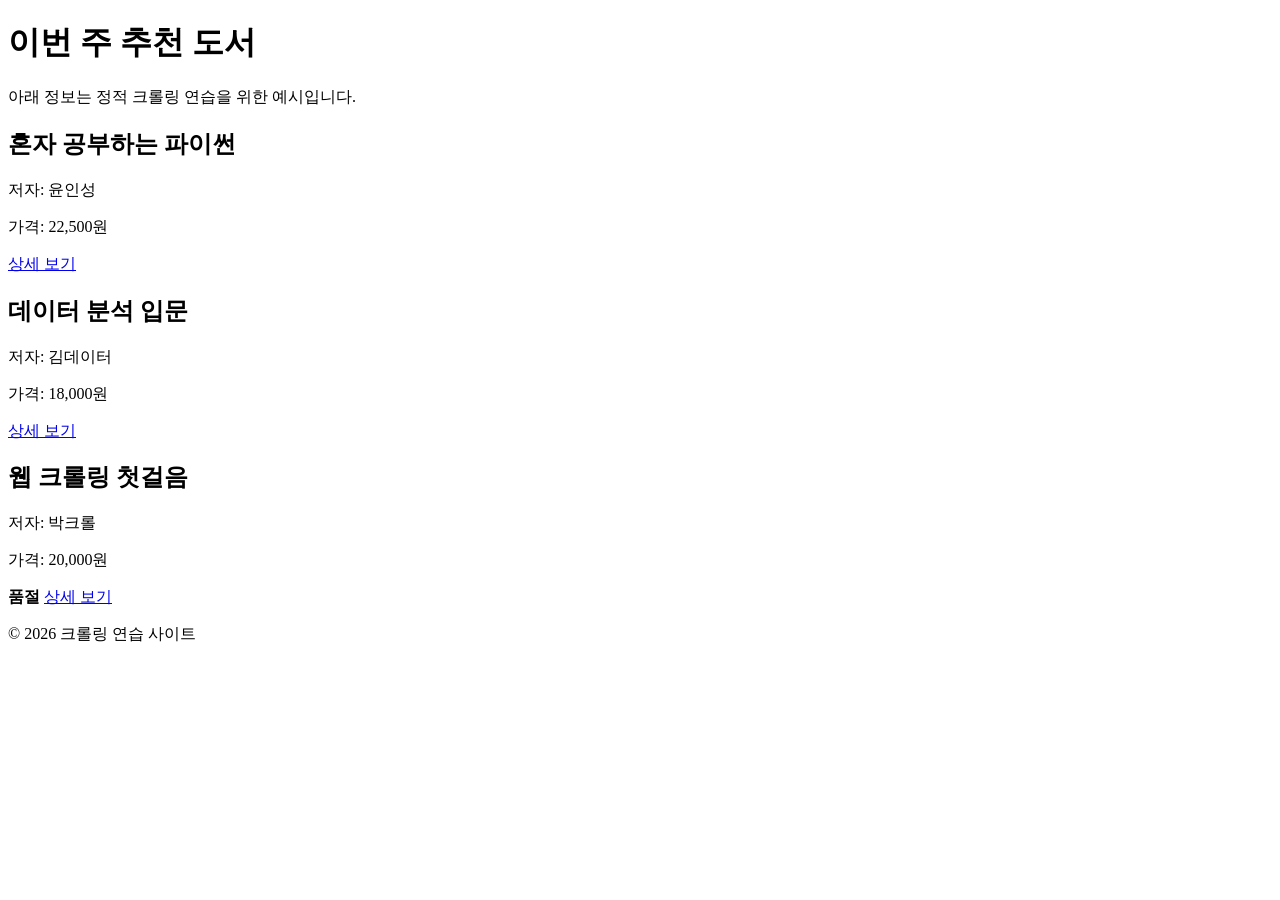
<file: src/study_with_ai/2_데이터수집및처리/크롤링_연습용.html>
<!DOCTYPE html>
<html lang="ko">
<head>
    <meta charset="UTF-8">
    <title>크롤링 연습용 책 목록</title>
</head>
<body>
    <header>
        <h1 id="page-title">이번 주 추천 도서</h1>
        <p class="notice">아래 정보는 정적 크롤링 연습을 위한 예시입니다.</p>
    </header>

    <main>
        <!-- 같은 구조의 article을 반복해서 찾아보세요. -->
        <section id="book-list">
            <article class="book" data-category="python">
                <h2 class="book-title">혼자 공부하는 파이썬</h2>
                <p class="author">저자: 윤인성</p>
                <p class="price">가격: <span>22,500원</span></p>
                <a class="detail-link" href="https://example.com/books/python">상세 보기</a>
            </article>

            <article class="book" data-category="data">
                <h2 class="book-title">데이터 분석 입문</h2>
                <p class="author">저자: 김데이터</p>
                <p class="price">가격: <span>18,000원</span></p>
                <a class="detail-link" href="https://example.com/books/data">상세 보기</a>
            </article>

            <article class="book sold-out" data-category="web">
                <h2 class="book-title">웹 크롤링 첫걸음</h2>
                <p class="author">저자: 박크롤</p>
                <p class="price">가격: <span>20,000원</span></p>
                <strong class="status">품절</strong>
                <a class="detail-link" href="https://example.com/books/crawling">상세 보기</a>
            </article>
        </section>
    </main>

    <footer>
        <p class="copyright">© 2026 크롤링 연습 사이트</p>
    </footer>
</body>
</html>
</file>
<file: css/style.css>
:root {
  --ink: #1e2936;
  --muted: #65717e;
  --paper: #fffdf9;
  --tint: #f1f6f4;
  --accent: #2c8571;
  --accent-dark: #1c6554;
  --line: #dce5e1;
  --shadow: 0 18px 45px rgba(26, 65, 55, 0.08);
}

* { box-sizing: border-box; }

html { scroll-behavior: smooth; scroll-padding-top: 5rem; }

body {
  margin: 0;
  background: var(--paper);
  color: var(--ink);
  font-family: "DM Sans", "Noto Sans KR", sans-serif;
  line-height: 1.7;
}

a { color: inherit; text-decoration: none; }

.container { width: min(100% - clamp(2rem, 6vw, 4rem), 68rem); margin-inline: auto; }

.skip-link {
  position: fixed;
  top: 1rem;
  left: 1rem;
  z-index: 10;
  padding: 0.5rem 0.75rem;
  background: var(--ink);
  color: white;
  transform: translateY(-200%);
}

.skip-link:focus { transform: translateY(0); }

.site-header { position: sticky; top: 0; z-index: 5; background: color-mix(in srgb, var(--paper) 88%, transparent); backdrop-filter: blur(12px); }

.navigation { display: flex; align-items: center; justify-content: space-between; min-height: 5rem; }

.brand { color: var(--accent); font-size: 1.5rem; font-weight: 700; letter-spacing: -0.08em; }

.nav-menu { display: flex; gap: 2rem; margin: 0; padding: 0; list-style: none; font-size: 0.92rem; font-weight: 600; }

.nav-menu a { padding-block: 0.35rem; }
.nav-menu a:hover, .nav-menu a:focus-visible { color: var(--accent); }

.menu-button { display: none; border: 0; background: transparent; cursor: pointer; }

.hero { display: grid; grid-template-columns: minmax(0, 1.2fr) minmax(15rem, 0.8fr); align-items: center; min-height: calc(100svh - 5rem); gap: clamp(2rem, 6vw, 4rem); padding-block: clamp(4rem, 9vw, 6rem); }

.eyebrow { margin: 0 0 0.75rem; color: var(--accent); font-size: 0.78rem; font-weight: 700; letter-spacing: 0.14em; }

h1, h2, h3, p { margin-top: 0; }

h1 { margin-bottom: 1.25rem; font-size: clamp(3.5rem, 9vw, 7.5rem); line-height: 0.95; letter-spacing: -0.075em; }
h2 { margin-bottom: 0; font-size: clamp(2rem, 4vw, 3.25rem); line-height: 1.15; letter-spacing: -0.05em; }
h3 { margin-bottom: 0.75rem; font-size: 1.3rem; }
.accent { color: var(--accent); }

.hero-intro { margin-bottom: 2rem; color: var(--muted); font-size: clamp(1.05rem, 2vw, 1.25rem); }

.button { display: inline-flex; align-items: center; gap: 0.7rem; padding: 0.8rem 1.15rem; border-radius: 0.4rem; background: var(--ink); color: white; font-size: 0.92rem; font-weight: 600; transition: background 0.2s, transform 0.2s; }
.button:hover, .button:focus-visible { background: var(--accent); transform: translateY(-2px); }

.avatar-wrap { position: relative; width: min(15rem, 24vw); aspect-ratio: 4 / 5; justify-self: end; margin: 0; padding: 0 0.75rem 0.75rem 0; }
.avatar-wrap::after { position: absolute; inset: 0.75rem 0 0 0.75rem; z-index: -1; background: var(--accent); content: ""; }
.avatar { display: block; width: 100%; height: 100%; border-radius: 0.35rem; box-shadow: var(--shadow); object-fit: cover; object-position: center top; }

.section { padding-block: 7rem; }
.section-heading { margin-bottom: 2.75rem; }
.about-content { display: grid; max-width: 48rem; gap: 1rem; color: var(--muted); font-size: 1.08rem; }
.about-content p { margin: 0; }
.section-tint { background: var(--tint); }

.skill-grid { display: grid; grid-template-columns: repeat(2, minmax(0, 1fr)); gap: 1rem; }
.skill-card { min-height: 12rem; padding: 1.7rem; border: 1px solid var(--line); border-radius: 0.75rem; background: var(--paper); box-shadow: 0 8px 20px rgba(26, 65, 55, 0.03); }
.skill-number { display: block; margin-bottom: 2.5rem; color: var(--accent); font-size: 0.8rem; font-weight: 700; }
.skill-card p { margin-bottom: 0; color: var(--muted); font-size: 0.94rem; line-height: 1.65; }

.site-grid { display: grid; grid-template-columns: repeat(2, minmax(0, 1fr)); gap: 1.25rem; }
.site-card { display: flex; min-height: 24rem; flex-direction: column; overflow: hidden; border: 1px solid var(--line); border-radius: 0.75rem; background: var(--paper); }
.site-preview { display: block; overflow: hidden; border-bottom: 1px solid var(--line); background: var(--tint); }
.site-preview img { display: block; width: 100%; aspect-ratio: 16 / 9; object-fit: cover; object-position: center top; transition: transform 0.3s ease; }
.site-preview:hover img, .site-preview:focus-visible img { transform: scale(1.03); }
.site-copy { display: flex; flex: 1; flex-direction: column; padding: 1.7rem; }
.site-label { margin-bottom: 1.25rem; color: var(--accent); font-size: 0.75rem; font-weight: 700; letter-spacing: 0.12em; }
.site-copy h3 { font-size: 1.6rem; }
.site-copy > p:not(.site-label) { margin-bottom: 2rem; color: var(--muted); }
.site-copy a { margin-top: auto; width: fit-content; padding-bottom: 0.2rem; border-bottom: 1px solid var(--accent); color: var(--accent-dark); font-weight: 600; }
.site-copy a:hover, .site-copy a:focus-visible { color: var(--accent); }

.contact { padding-bottom: 8rem; }
.contact-intro { color: var(--muted); font-size: 1.08rem; }
.contact-links { display: flex; flex-wrap: wrap; gap: 1rem 2rem; margin-top: 2rem; }
.contact-links a { padding-bottom: 0.2rem; border-bottom: 1px solid var(--accent); color: var(--accent-dark); font-weight: 600; }
.contact-links a:hover, .contact-links a:focus-visible { color: var(--accent); }

.site-footer { border-top: 1px solid var(--line); padding-block: 1.5rem; color: var(--muted); font-size: 0.8rem; }
.site-footer p { margin: 0; }

.sr-only { position: absolute; width: 1px; height: 1px; padding: 0; margin: -1px; overflow: hidden; clip: rect(0, 0, 0, 0); white-space: nowrap; border: 0; }

:focus-visible { outline: 3px solid color-mix(in srgb, var(--accent) 45%, white); outline-offset: 3px; }

/* Tablet: keep content comfortably readable before switching to phone layout. */
@media (max-width: 58rem) {
  .hero { grid-template-columns: 1fr; min-height: auto; gap: 3.5rem; }
  .avatar-wrap { justify-self: start; width: min(14rem, 48vw); }
  .skill-grid { grid-template-columns: repeat(2, 1fr); }
  .site-card { min-height: 22rem; }
  .section { padding-block: 5.5rem; }
}

@media (max-width: 42rem) {
  .menu-button { display: grid; gap: 0.3rem; padding: 0.5rem; }
  .menu-button span:not(.sr-only) { display: block; width: 1.4rem; height: 2px; background: var(--ink); }
  .nav-menu { position: absolute; top: 5rem; right: 1rem; display: none; width: 11rem; flex-direction: column; gap: 0.4rem; padding: 1rem; border: 1px solid var(--line); border-radius: 0.5rem; background: var(--paper); box-shadow: var(--shadow); }
  .nav-menu.is-open { display: flex; }
  .nav-menu a { display: block; padding: 0.55rem; }
  .hero { gap: 2.75rem; padding-block: 4rem 5rem; }
  .avatar-wrap { width: min(12rem, 62vw); }
  .section { padding-block: 4.5rem; }
  .skill-grid { grid-template-columns: 1fr; }
  .site-grid { grid-template-columns: 1fr; }
  .skill-card { min-height: auto; }
  .skill-number { margin-bottom: 1.5rem; }
  .contact-links { flex-direction: column; align-items: flex-start; gap: 1rem; }
}

@media (prefers-reduced-motion: reduce) {
  html { scroll-behavior: auto; }
  *, *::before, *::after { transition-duration: 0.01ms !important; animation-duration: 0.01ms !important; }
}
</file>
<file: portfolio-v2/css/style.css>
/* 색상은 여기서 한 번에 바꿀 수 있습니다. */
:root {
  --bg: #101112;
  --surface: #1a1c1d;
  --text: #f0efe9;
  --muted: #a8aaa6;
  --line: #343736;
  --lime: #d9ff58;
  --max-width: 74rem;
}

* { box-sizing: border-box; }
html { scroll-behavior: smooth; scroll-padding-top: 5rem; }
body { margin: 0; background: var(--bg); color: var(--text); font-family: Arial, "Noto Sans KR", sans-serif; line-height: 1.65; }
a { color: inherit; text-decoration: none; }
img { max-width: 100%; }
.container { width: min(100% - clamp(2rem, 7vw, 6rem), var(--max-width)); margin-inline: auto; }

/* 화면에는 평소 숨겨져 있다가 키보드 Tab으로 접근할 때만 보입니다. */
.skip-link { position: fixed; top: 1rem; left: 1rem; z-index: 10; padding: 0.5rem 0.75rem; background: var(--lime); color: var(--bg); transform: translateY(-200%); }
.skip-link:focus { transform: translateY(0); }
.sr-only { position: absolute; width: 1px; height: 1px; overflow: hidden; clip: rect(0, 0, 0, 0); white-space: nowrap; }

.site-header { position: sticky; top: 0; z-index: 5; border-bottom: 1px solid color-mix(in srgb, var(--line) 70%, transparent); background: color-mix(in srgb, var(--bg) 88%, transparent); backdrop-filter: blur(12px); }
.nav { display: flex; align-items: center; justify-content: space-between; min-height: 4.75rem; }
.logo { color: var(--lime); font-weight: 800; letter-spacing: -0.08em; }
.menu { display: flex; gap: 1.5rem; margin: 0; padding: 0; list-style: none; color: var(--muted); font-size: 0.85rem; }
.menu a:hover, .menu a:focus-visible { color: var(--lime); }
.menu-button { display: none; border: 0; background: transparent; color: var(--text); cursor: pointer; }

/* 큰 제목은 clamp()를 사용해 화면 크기에 맞춰 자동으로 커지거나 작아집니다. */
.hero { display: grid; grid-template-columns: 1.15fr 0.85fr; align-items: end; min-height: calc(100svh - 4.75rem); gap: clamp(2rem, 8vw, 7rem); padding-block: 5rem; }
.kicker { margin: 0 0 0.8rem; color: var(--lime); font-size: 0.72rem; font-weight: 700; letter-spacing: 0.14em; }
h1, h2, h3, p { margin-top: 0; }
h1 { max-width: 50rem; margin-bottom: 1.5rem; font-size: clamp(3.4rem, 8vw, 7.5rem); line-height: 0.91; letter-spacing: -0.075em; }
h1 em { color: var(--lime); font-style: normal; }
h2 { margin-bottom: 0; font-size: clamp(2.2rem, 4vw, 4rem); line-height: 1; letter-spacing: -0.06em; }
h3 { margin-bottom: 0.7rem; font-size: 1.65rem; letter-spacing: -0.04em; }
.hero-description, .body-copy { max-width: 31rem; color: var(--muted); font-size: 1.05rem; }
.text-link { display: inline-flex; gap: 0.55rem; align-items: center; padding-bottom: 0.25rem; border-bottom: 1px solid var(--lime); color: var(--text); font-weight: 700; }
.text-link:hover, .text-link:focus-visible { color: var(--lime); }

/* 사진을 작고 직사각형으로 배치해 텍스트보다 과하게 눈에 띄지 않게 합니다. */
.portrait-frame { position: relative; width: min(100%, 14rem); justify-self: end; margin: 0; }
.portrait-frame img { display: block; width: 100%; aspect-ratio: 4 / 5; filter: grayscale(100%); object-fit: cover; object-position: center top; }
.portrait-frame p { position: absolute; right: -0.5rem; bottom: -1.2rem; margin: 0; color: var(--lime); font-size: 1.45rem; font-weight: 700; line-height: 0.9; letter-spacing: -0.07em; }

.section { padding-block: clamp(5rem, 11vw, 9rem); }
.section-number { margin: 0; color: var(--lime); font-size: 0.8rem; font-weight: 700; }
.about, .contact { display: grid; grid-template-columns: 0.2fr 1fr 0.8fr; gap: 2rem; align-items: start; }
.about .body-copy { margin: 0; padding-top: 0.5rem; }
.skills-section { border-block: 1px solid var(--line); background: var(--surface); }
.section-intro { display: grid; grid-template-columns: 0.2fr 1fr; gap: 2rem; margin-bottom: 3.5rem; }
.skills-grid { display: grid; grid-template-columns: repeat(2, minmax(0, 1fr)); gap: 1px; background: var(--line); border: 1px solid var(--line); }
.skill-item { min-height: 15rem; padding: 1.8rem; background: var(--surface); }
.skill-item span { display: block; margin-bottom: 3.5rem; color: var(--lime); font-size: 0.75rem; font-weight: 700; }
.skill-item p, .project-copy > p:not(.kicker) { margin-bottom: 0; color: var(--muted); }

.project-list { display: grid; grid-template-columns: repeat(2, minmax(0, 1fr)); gap: 1.5rem; margin-top: 3.5rem; }
.project-card { overflow: hidden; border: 1px solid #555a57; background: #202324; box-shadow: 0 16px 35px rgba(0, 0, 0, 0.22); }
.project-preview { display: block; overflow: hidden; border-bottom: 1px solid var(--line); }
.project-preview img { display: block; width: 100%; aspect-ratio: 16 / 10; object-fit: cover; object-position: center top; filter: contrast(1.08) saturate(1.05); transition: filter 0.25s, transform 0.25s; }
.project-preview:hover img, .project-preview:focus-visible img { filter: contrast(1.12) saturate(1.2); transform: scale(1.025); }
.project-copy { min-height: 17rem; display: flex; flex-direction: column; padding: 1.7rem; }
.project-copy .text-link { width: fit-content; margin-top: auto; }

.contact { border-top: 1px solid var(--line); }
.email-link { display: inline-flex; gap: 0.5rem; margin-top: 2.25rem; color: var(--lime); font-size: clamp(1.2rem, 2.6vw, 2rem); font-weight: 700; letter-spacing: -0.05em; word-break: break-all; }
.email-link:hover, .email-link:focus-visible { color: var(--text); }
.footer { display: flex; justify-content: space-between; gap: 1rem; padding-block: 1.5rem; border-top: 1px solid var(--line); color: var(--muted); font-size: 0.78rem; }
.footer p { margin: 0; }
:focus-visible { outline: 2px solid var(--lime); outline-offset: 4px; }

/* 태블릿 이하에서는 가로로 나뉜 영역을 위아래로 쌓아 읽기 편하게 만듭니다. */
@media (max-width: 52rem) {
  .hero { grid-template-columns: 1fr; min-height: auto; padding-block: 5rem 6rem; }
  .portrait-frame { justify-self: start; width: min(11rem, 48vw); }
  .about, .contact { grid-template-columns: 0.16fr 1fr; }
  .about .body-copy { grid-column: 2; }
}

/* 휴대폰에서는 메뉴와 카드가 한 줄씩 보이도록 바뀝니다. */
@media (max-width: 40rem) {
  .menu-button { display: grid; gap: 0.35rem; min-width: 3rem; padding: 0.5rem; color: var(--lime); font-size: 0.68rem; font-weight: 700; letter-spacing: 0.08em; }
  /* 선 아이콘이 작게 보일 수 있어 휴대폰에서는 MENU 글자도 함께 표시합니다. */
  .menu-button::before { content: "MENU"; }
  .menu-button span:not(.sr-only) { display: none; }
  .menu { position: absolute; top: 4.75rem; right: 1rem; display: none; width: 10rem; flex-direction: column; gap: 0.3rem; padding: 0.9rem; border: 1px solid var(--line); background: var(--surface); }
  .menu.is-open { display: flex; }
  .menu a { display: block; padding: 0.45rem; }
  .hero { padding-block: 4rem 5rem; }
  .section-intro, .about, .contact { grid-template-columns: 1fr; gap: 1.25rem; }
  .about .body-copy { grid-column: auto; }
  .skills-grid, .project-list { grid-template-columns: 1fr; }
  .skill-item { min-height: auto; }
  .skill-item span { margin-bottom: 2rem; }
  .project-list { margin-top: 2.5rem; }
  .project-copy { min-height: 14rem; }
  .footer { flex-direction: column; }
}

/* 움직임을 줄이도록 설정한 사용자를 위한 접근성 처리입니다. */
@media (prefers-reduced-motion: reduce) {
  html { scroll-behavior: auto; }
  *, *::before, *::after { transition-duration: 0.01ms !important; }
}
</file>
<file: site-card/css/style.css>
/* 여기의 색상 변수만 바꾸면 페이지 전체 분위기를 쉽게 바꿀 수 있습니다. */
:root {
  --ink: #172228;
  --paper: #f5f2eb;
  --card: #fffefa;
  --muted: #5b666a;
  --line: #d2d4ce;
  --orange: #ff6b35;
  --blue: #3772ff;
  --max-width: 73rem;
}

* { box-sizing: border-box; }
html { scroll-behavior: smooth; }
body { margin: 0; background: var(--paper); color: var(--ink); font-family: Arial, "Noto Sans KR", sans-serif; line-height: 1.65; }
a { color: inherit; text-decoration: none; }
img { max-width: 100%; }

.page-shell { width: min(100% - clamp(2rem, 8vw, 7rem), var(--max-width)); margin-inline: auto; }
.skip-link { position: fixed; top: 1rem; left: 1rem; z-index: 10; padding: 0.5rem 0.75rem; background: var(--ink); color: white; transform: translateY(-200%); }
.skip-link:focus { transform: translateY(0); }

/* 첫 화면은 명함의 제목 영역입니다. 사진 대신 브랜드와 사이트 목록의 목적을 보여 줍니다. */
.hero { padding-block: clamp(2rem, 5vw, 4rem) clamp(4rem, 10vw, 8rem); }
.brand { display: inline-block; margin-bottom: clamp(4rem, 10vw, 9rem); color: var(--orange); font-size: 0.9rem; font-weight: 800; letter-spacing: -0.06em; }
.eyebrow, .site-type { margin: 0 0 0.7rem; font-size: 0.72rem; font-weight: 800; letter-spacing: 0.13em; }
.eyebrow { color: var(--orange); }
h1, h2, p { margin-top: 0; }
h1 { max-width: 60rem; margin-bottom: 1.25rem; font-size: clamp(3.2rem, 8.2vw, 7.2rem); line-height: 0.88; letter-spacing: -0.085em; }
h1 span { color: var(--orange); }
.intro { margin-bottom: 0; color: var(--muted); font-size: clamp(1rem, 2vw, 1.2rem); }

/* PC에서는 각 카드가 사진과 설명을 나란히 보여 줍니다. */
.site-list { display: grid; gap: 1.5rem; padding-bottom: clamp(5rem, 10vw, 8rem); }
.site-card { display: grid; grid-template-columns: minmax(0, 1.25fr) minmax(18rem, 0.75fr); min-height: 26rem; overflow: hidden; border: 1px solid var(--line); background: var(--card); }
.site-image { display: block; overflow: hidden; background: #e8eae4; }
.site-image picture { display: block; height: 100%; }
.site-image img { display: block; width: 100%; height: 100%; object-fit: cover; object-position: center top; transition: transform 0.35s ease; }
.site-image:hover img, .site-image:focus-visible img { transform: scale(1.035); }
.site-content { display: flex; flex-direction: column; padding: clamp(1.6rem, 4vw, 3rem); }
.site-type { color: var(--orange); }
.wiki-card .site-type { color: var(--blue); }
.site-content h2 { margin-bottom: 1rem; font-size: clamp(2rem, 3vw, 3rem); line-height: 1; letter-spacing: -0.07em; }
.site-content > p:not(.site-type) { max-width: 22rem; color: var(--muted); }
/* 혜미타로의 이용 혜택은 작은 말풍선처럼 보여 일반 소개와 구분합니다. */
.cat-message { margin-top: 0.25rem; padding: 0.75rem 0.85rem; border-radius: 0.75rem; background: #fff0e8; color: var(--ink) !important; font-size: 0.86rem; line-height: 1.55; }
.cat-message span { display: block; margin-bottom: 0.2rem; color: var(--orange); font-size: 0.72rem; font-weight: 800; letter-spacing: 0.05em; }
/* 냥드립 파비콘을 글자 크기에 맞춰 안내 라벨의 아이콘으로 사용합니다. */
.cat-icon { width: 1rem; height: 1rem; margin-right: 0.2rem; vertical-align: -0.15em; }
.visit-button { display: inline-flex; gap: 0.7rem; align-items: center; width: fit-content; margin-top: auto; padding: 0.8rem 1rem; background: var(--ink); color: white; font-size: 0.9rem; font-weight: 700; transition: background 0.2s, transform 0.2s; }
.mobile-visit { display: none; }
.tarot-card .visit-button:hover, .tarot-card .visit-button:focus-visible { background: var(--orange); transform: translateY(-2px); }
.wiki-card .visit-button:hover, .wiki-card .visit-button:focus-visible { background: var(--blue); transform: translateY(-2px); }

.footer { display: flex; justify-content: space-between; gap: 1rem; padding-block: 1.6rem; border-top: 1px solid var(--line); color: var(--muted); font-size: 0.82rem; }
.footer p { margin: 0; }
.footer a { color: var(--ink); font-weight: 700; }
.footer a:hover, .footer a:focus-visible { color: var(--orange); }
:focus-visible { outline: 3px solid color-mix(in srgb, var(--orange) 55%, white); outline-offset: 3px; }

/* 태블릿부터는 카드 안의 이미지와 설명을 위아래로 쌓아 여백을 확보합니다. */
@media (max-width: 48rem) {
  .site-card { grid-template-columns: 1fr; }
  /* 캡처 원본(390×844)과 같은 비율을 써서 여백이나 추가 잘림 없이 보여 줍니다. */
  .site-image { display: grid; aspect-ratio: 390 / 844; place-items: center; border-bottom: 1px solid var(--line); }
  .site-image img { object-fit: contain; }
  .site-content { min-height: 16rem; }
  /* PC용 설명 아래 버튼은 숨기고, 카드 맨 위의 모바일 버튼만 보여 줍니다. */
  .site-content .visit-button { display: none; }
  .mobile-visit { display: flex; width: calc(100% - 2rem); justify-content: center; margin: 1rem 1rem 0; }
  /* 작은 화면에서는 버튼을 카드 폭 안에서 꽉 채워 정렬 문제를 막습니다. */
  .visit-button { justify-content: center; width: 100%; max-width: 100%; }
}

/* 휴대폰에서 글자와 버튼이 너무 작거나 붙어 보이지 않도록 한 번 더 조정합니다. */
@media (max-width: 32rem) {
  .page-shell { width: min(100% - 2rem, var(--max-width)); }
  .hero { padding-bottom: 4rem; }
  .site-list { gap: 1rem; }
  .site-content { min-height: 15rem; padding: 1.4rem; }
  .footer { flex-direction: column; }
}

/* 사용자가 움직임 줄이기를 켠 경우 카드 확대 효과를 거의 없앱니다. */
@media (prefers-reduced-motion: reduce) {
  html { scroll-behavior: auto; }
  *, *::before, *::after { transition-duration: 0.01ms !important; }
}
</file>
